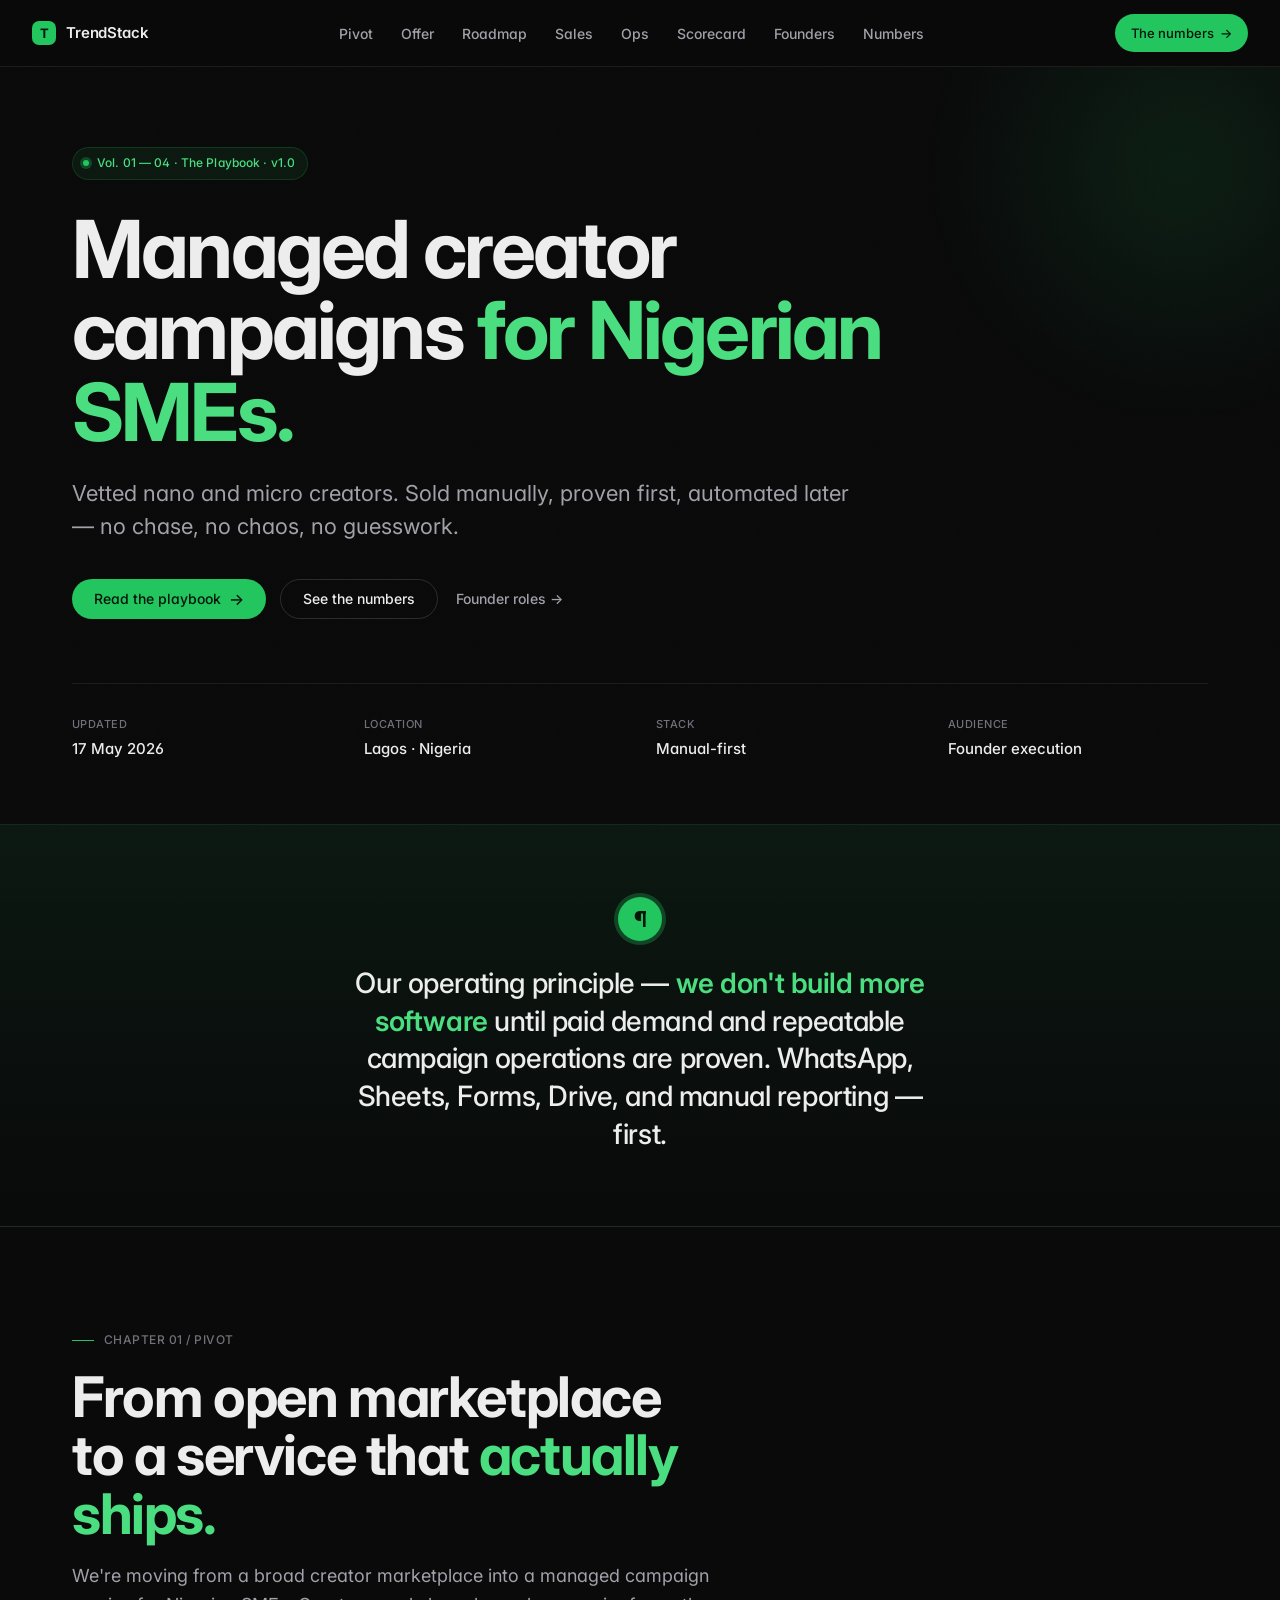
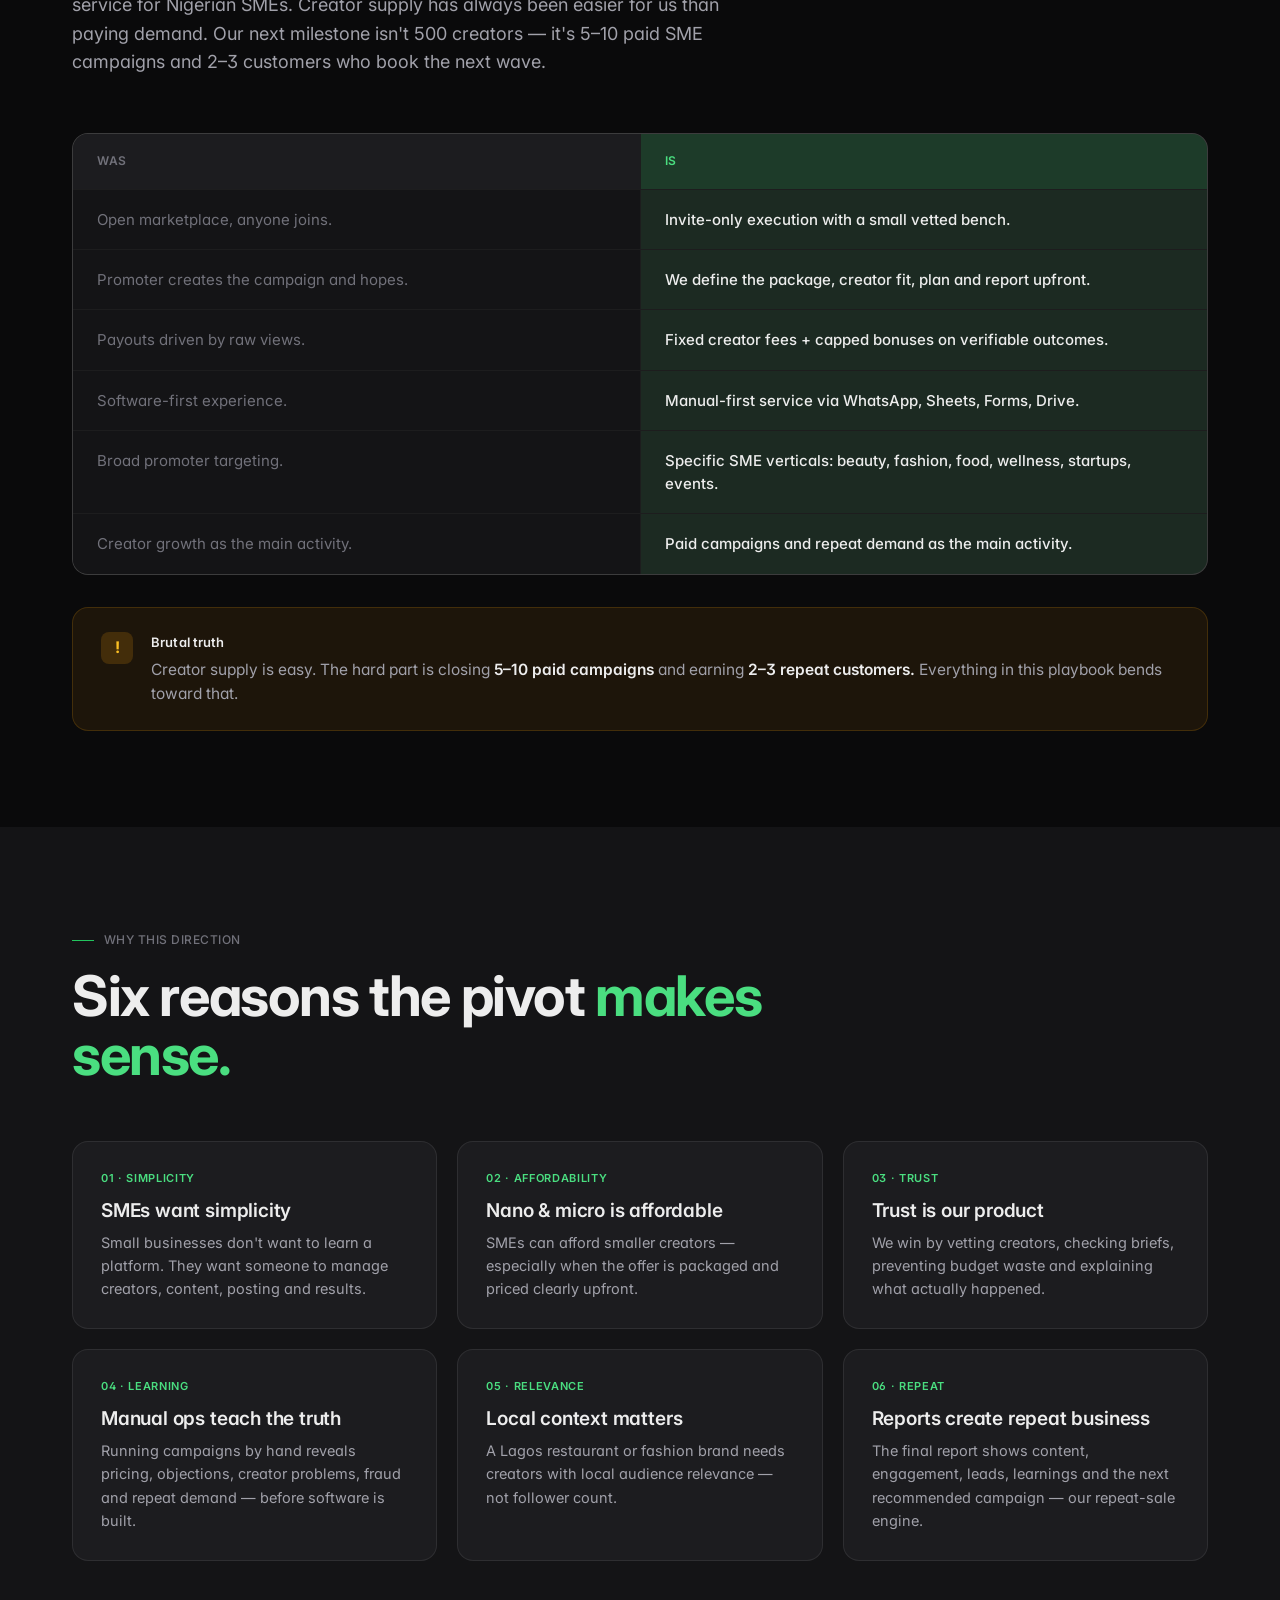
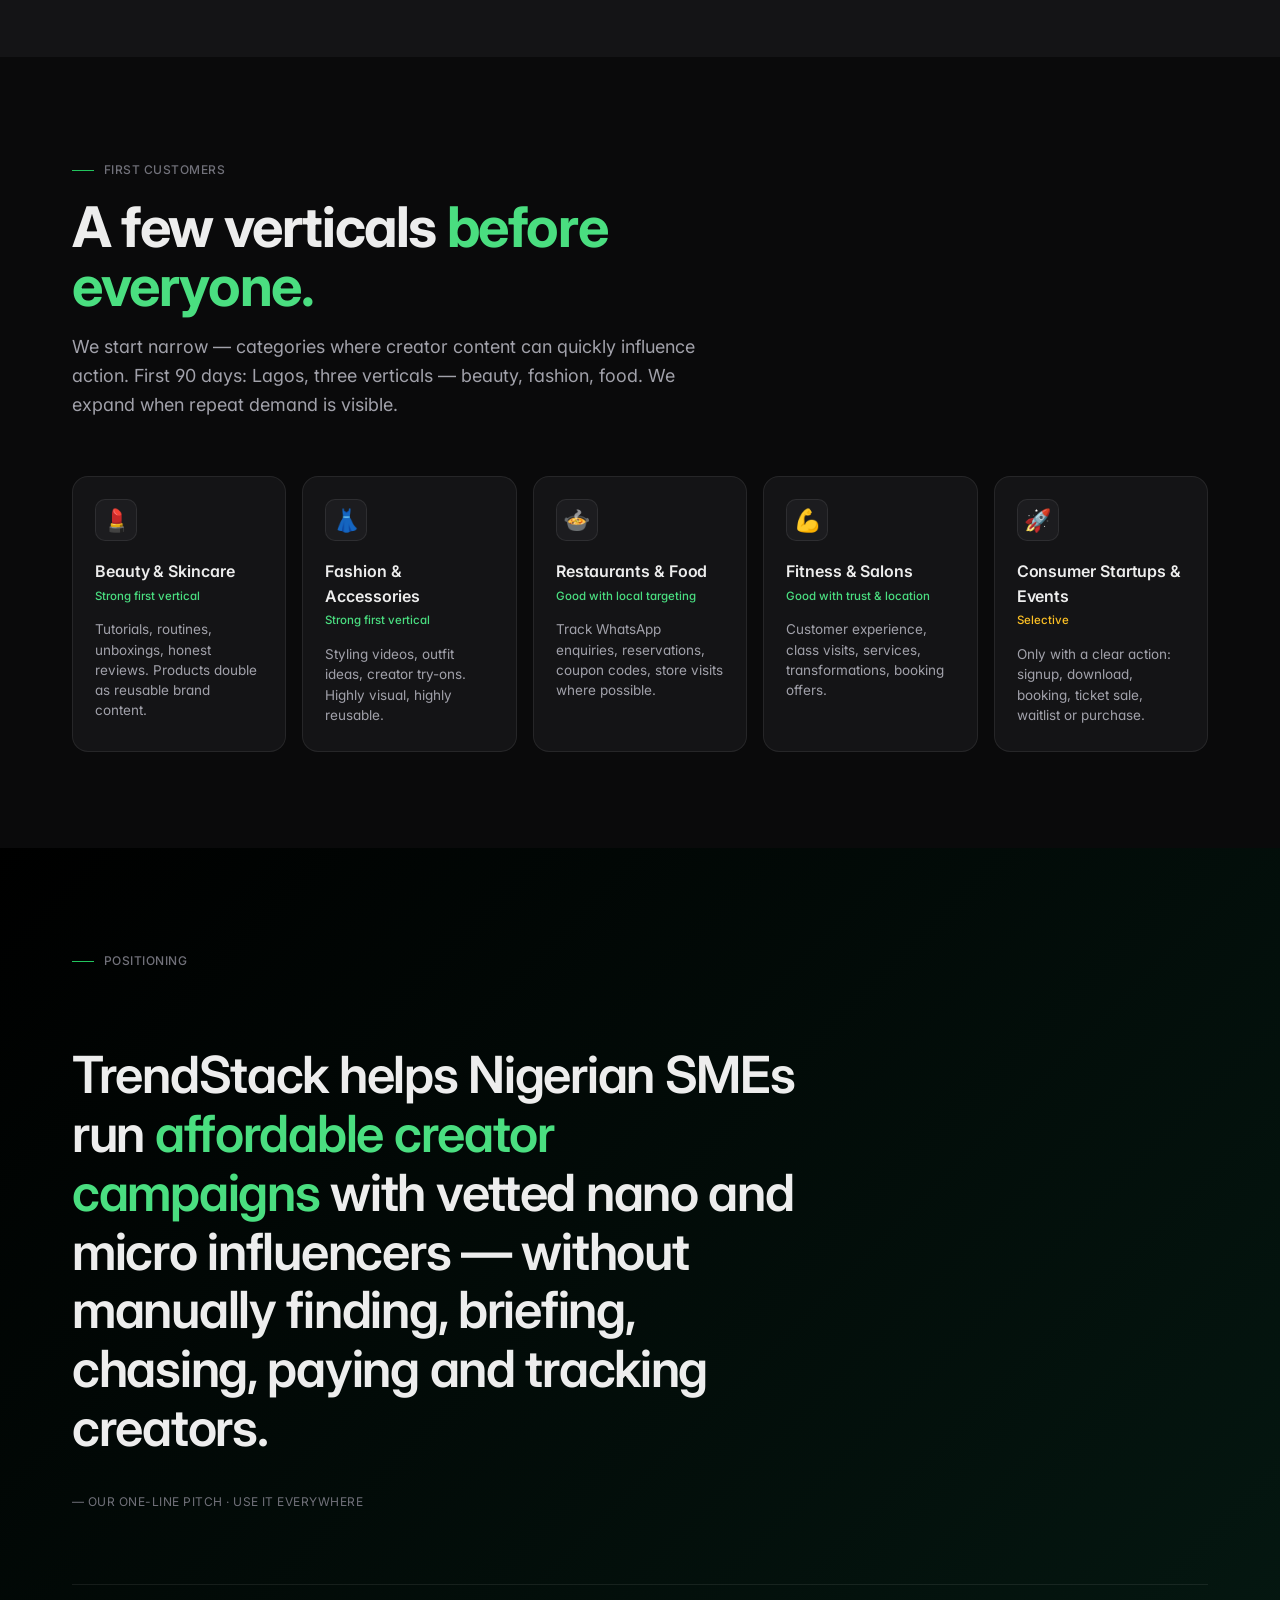
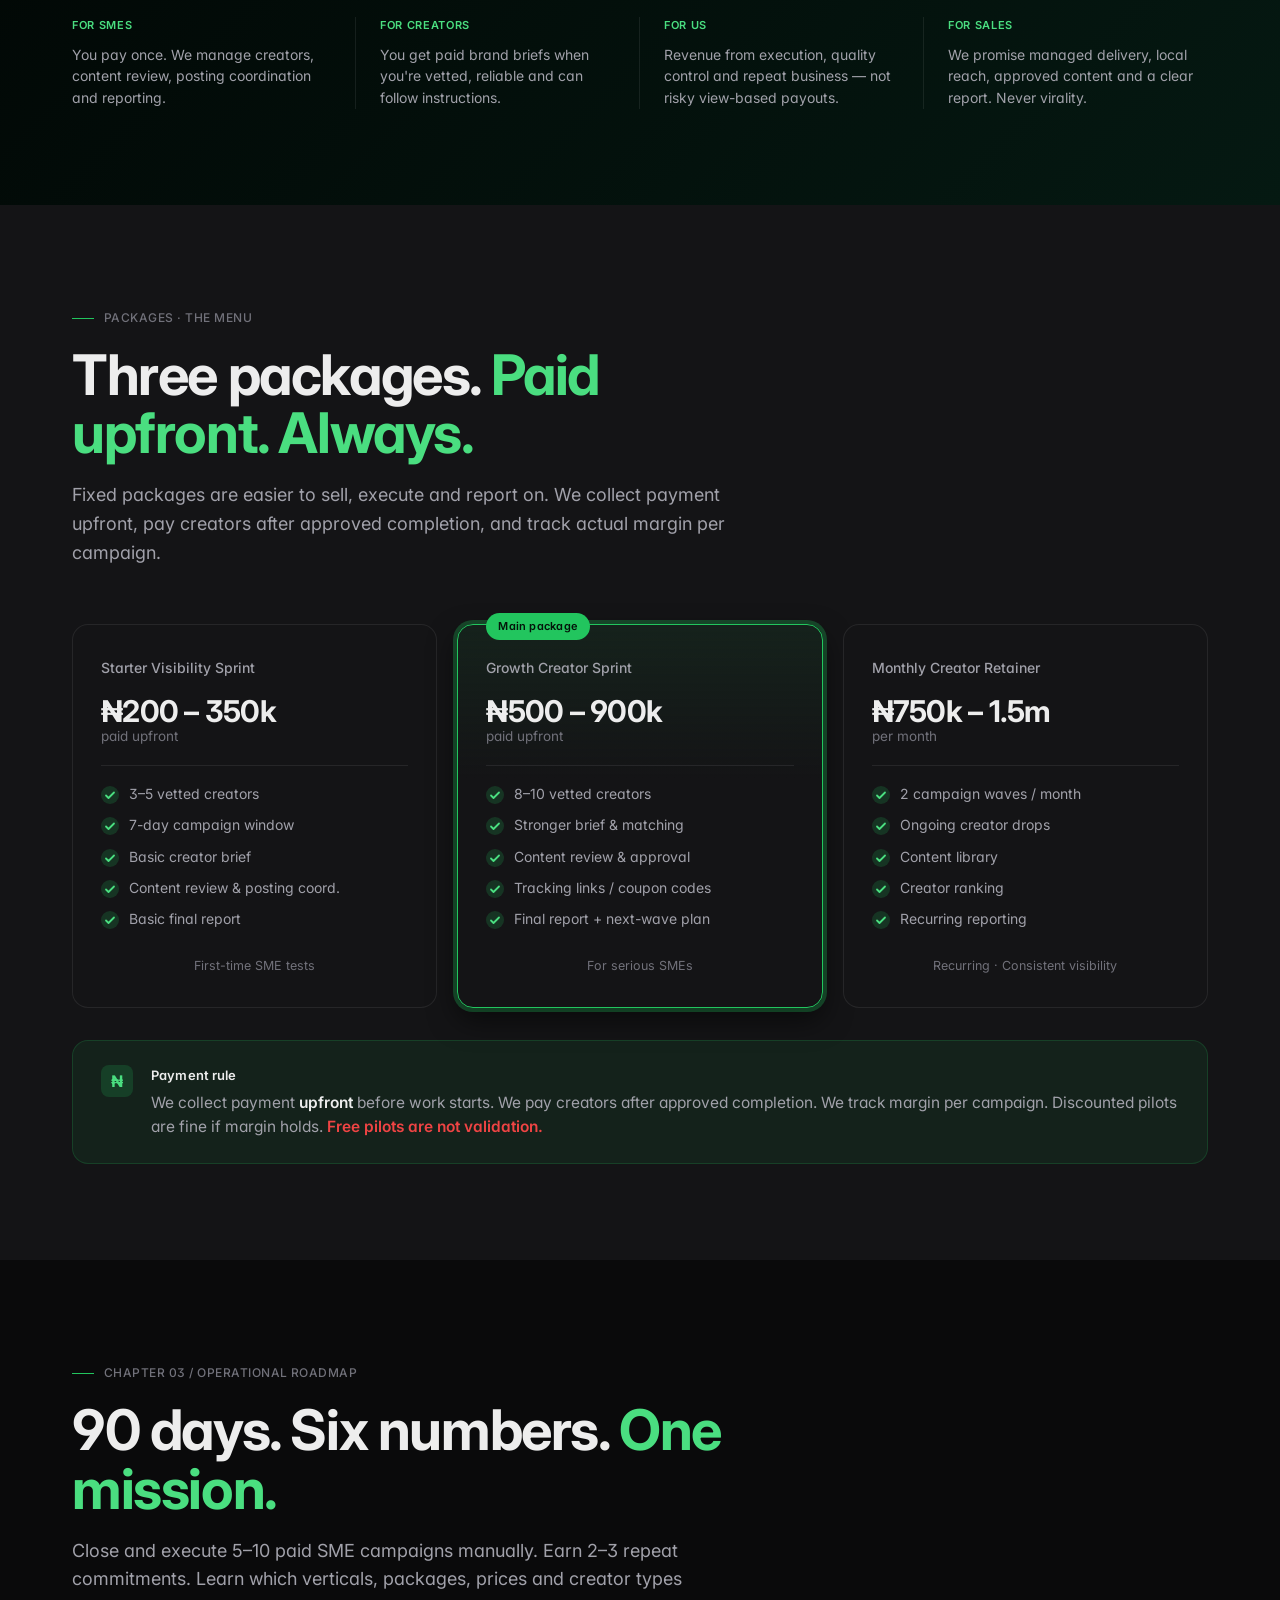
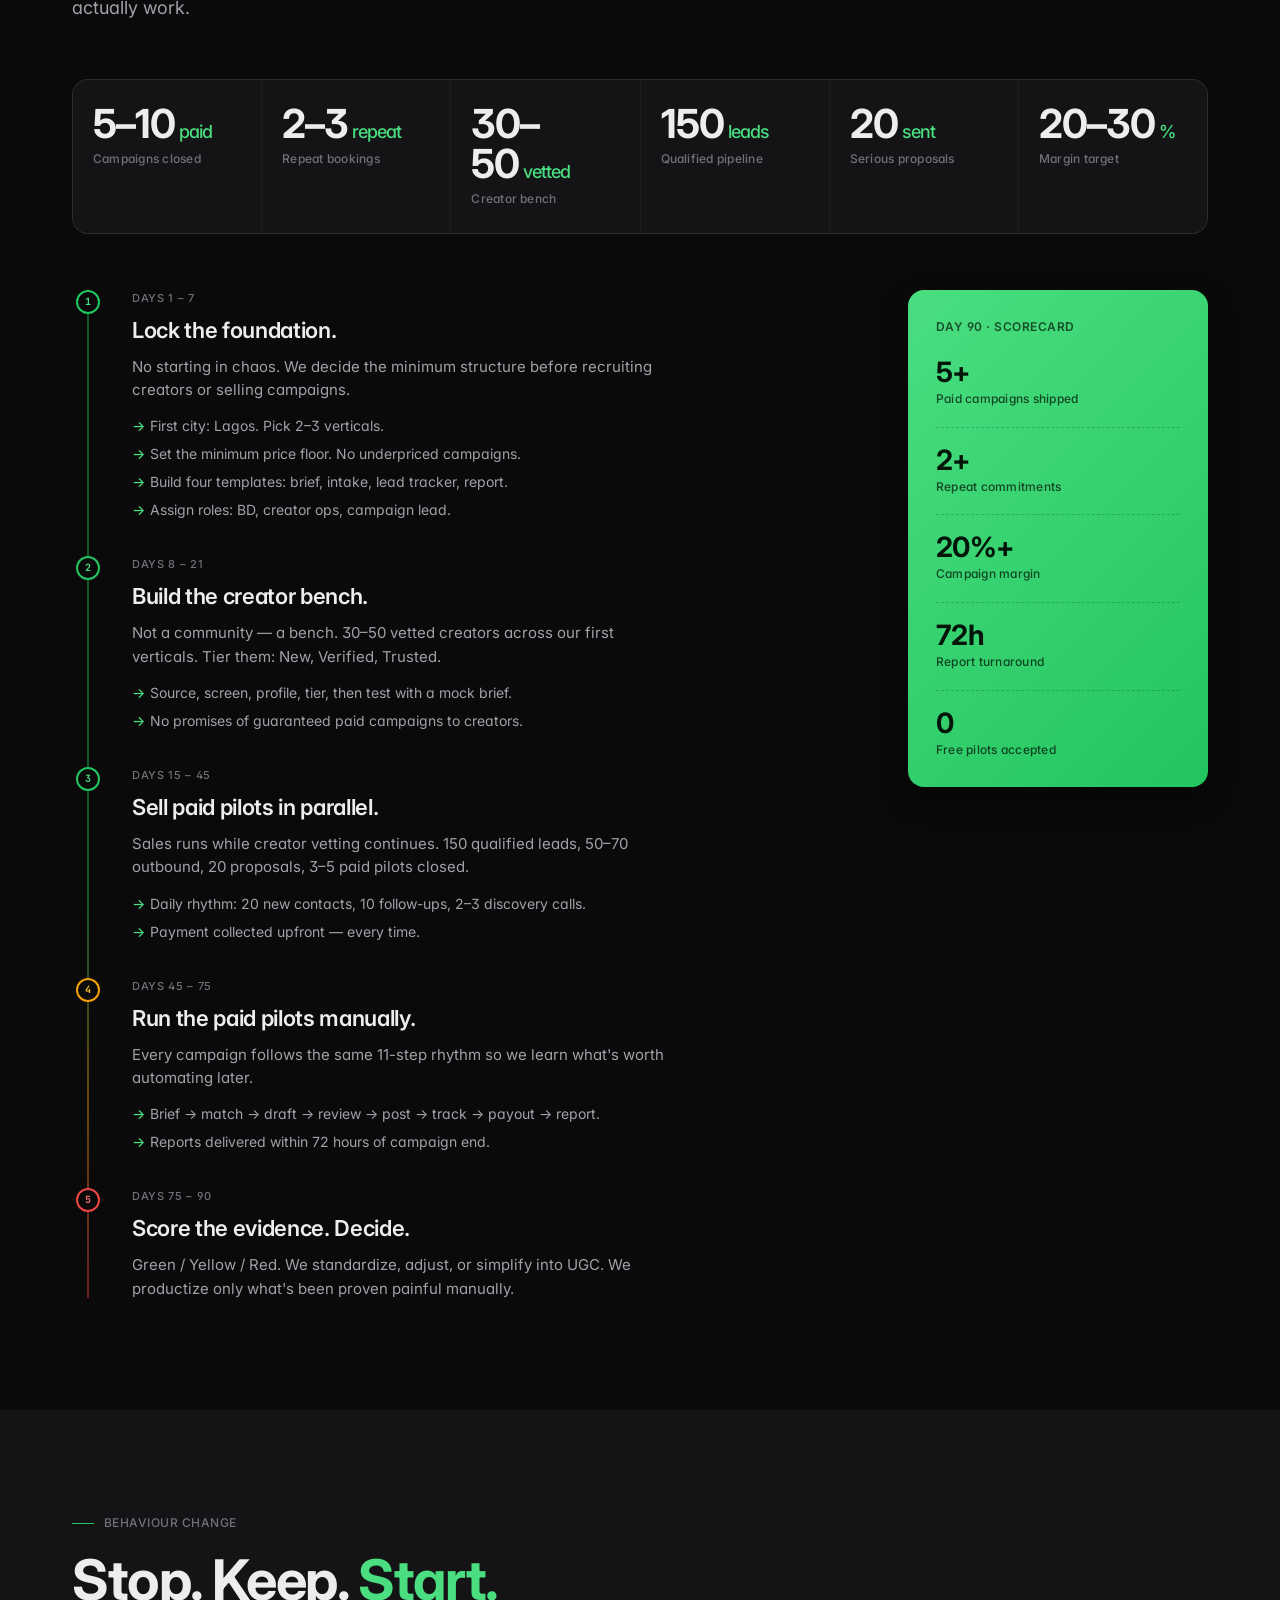
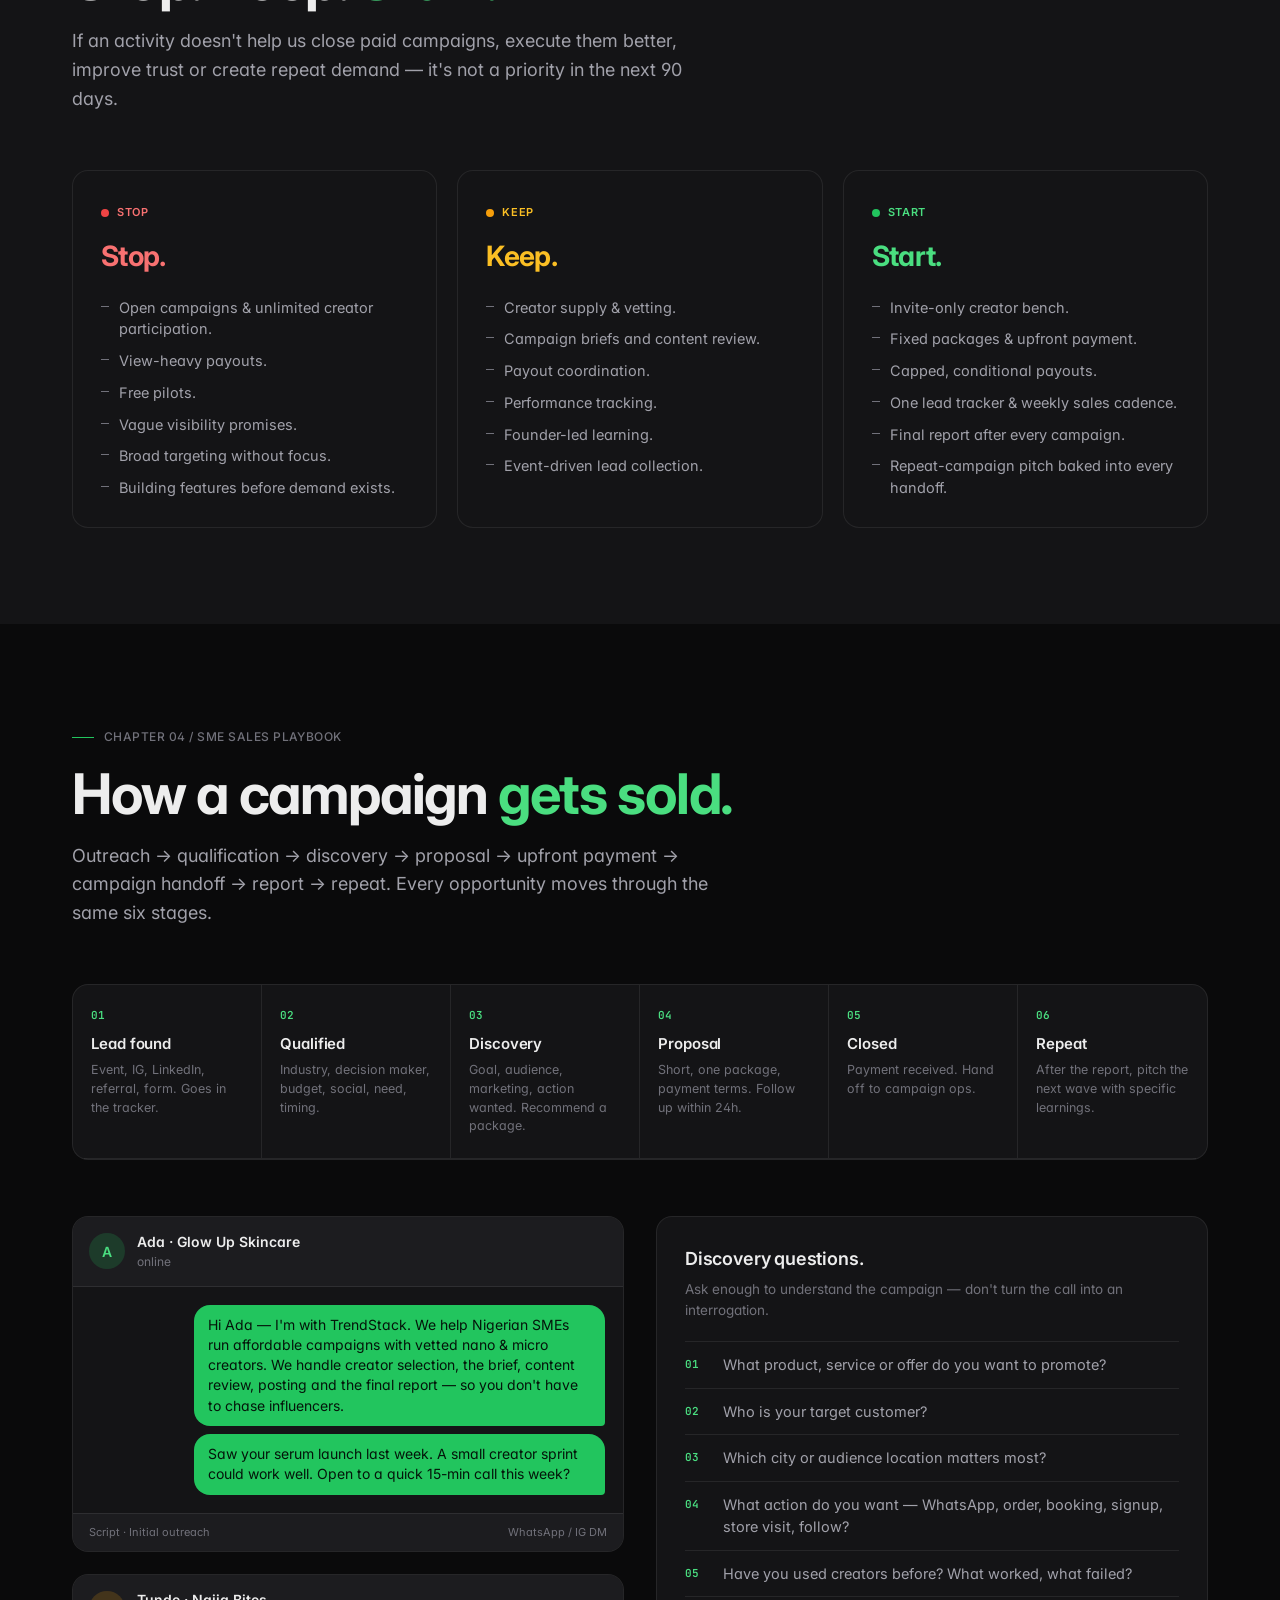
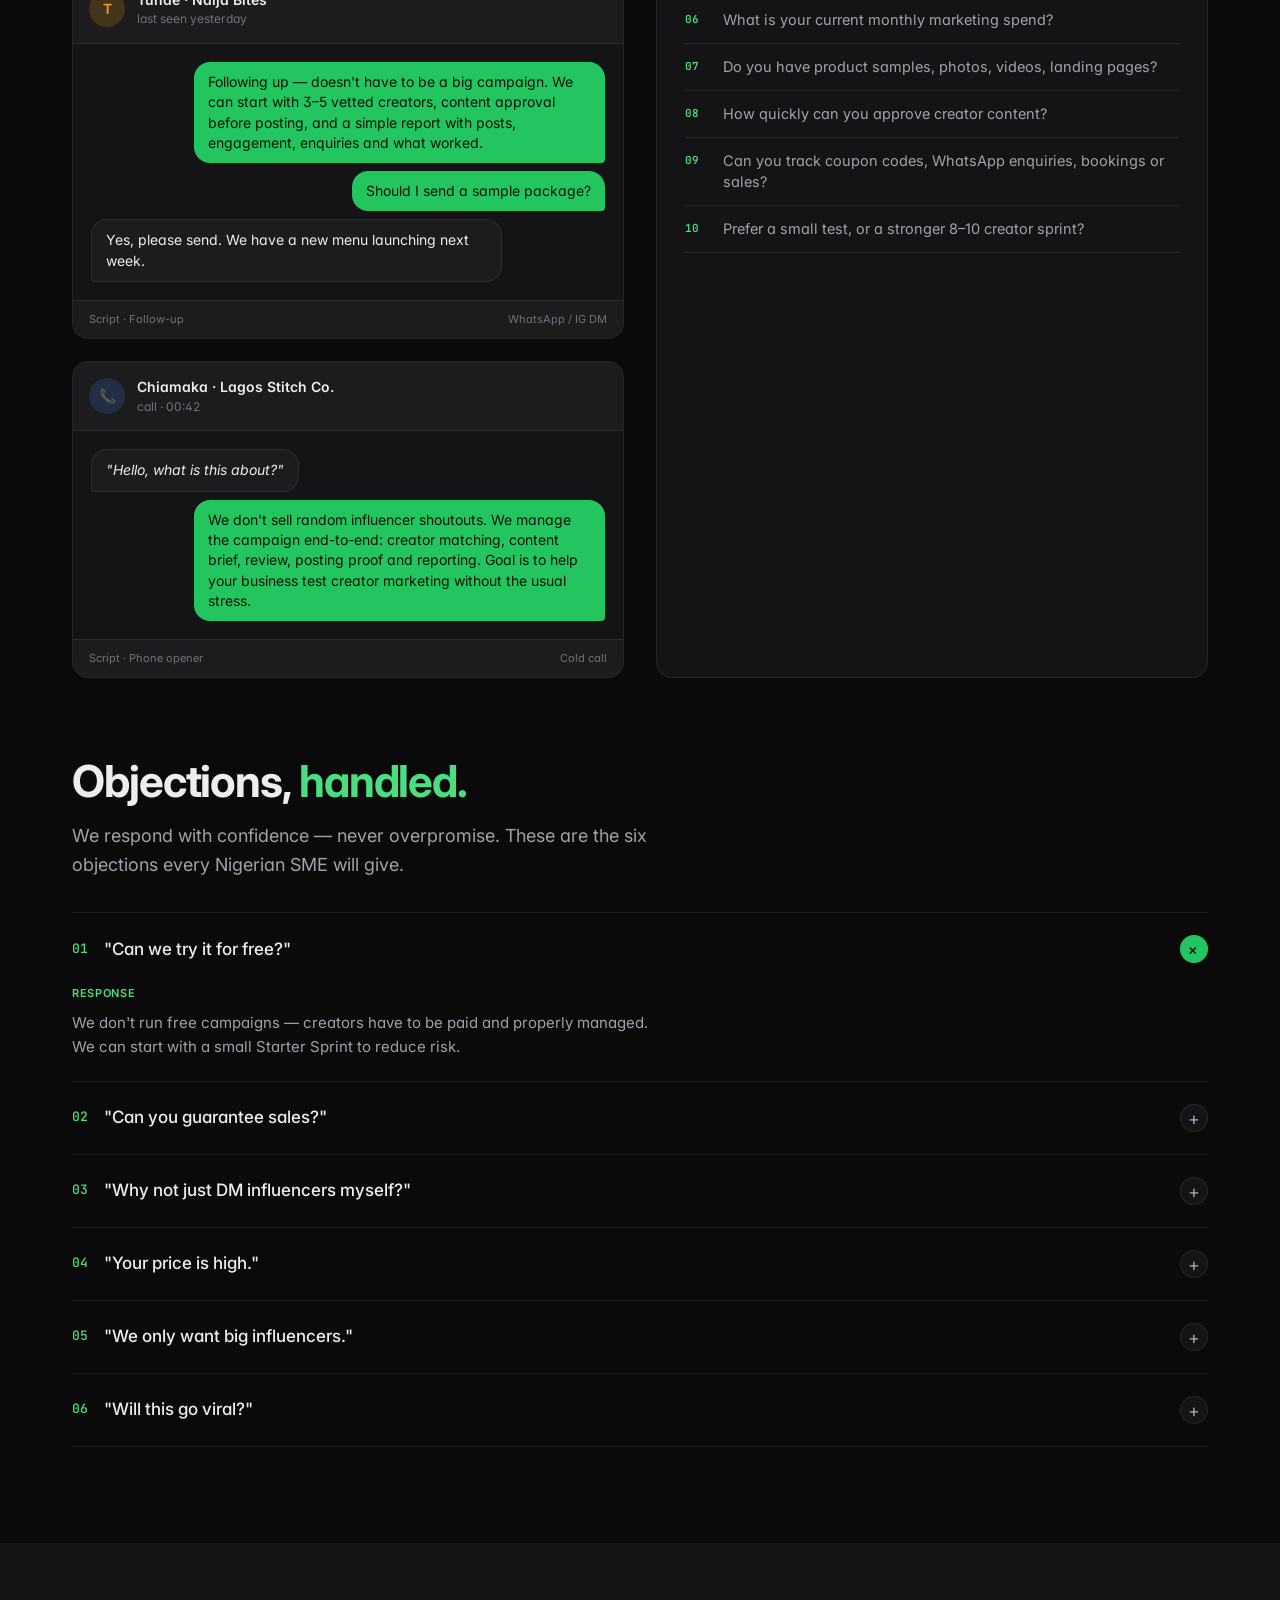
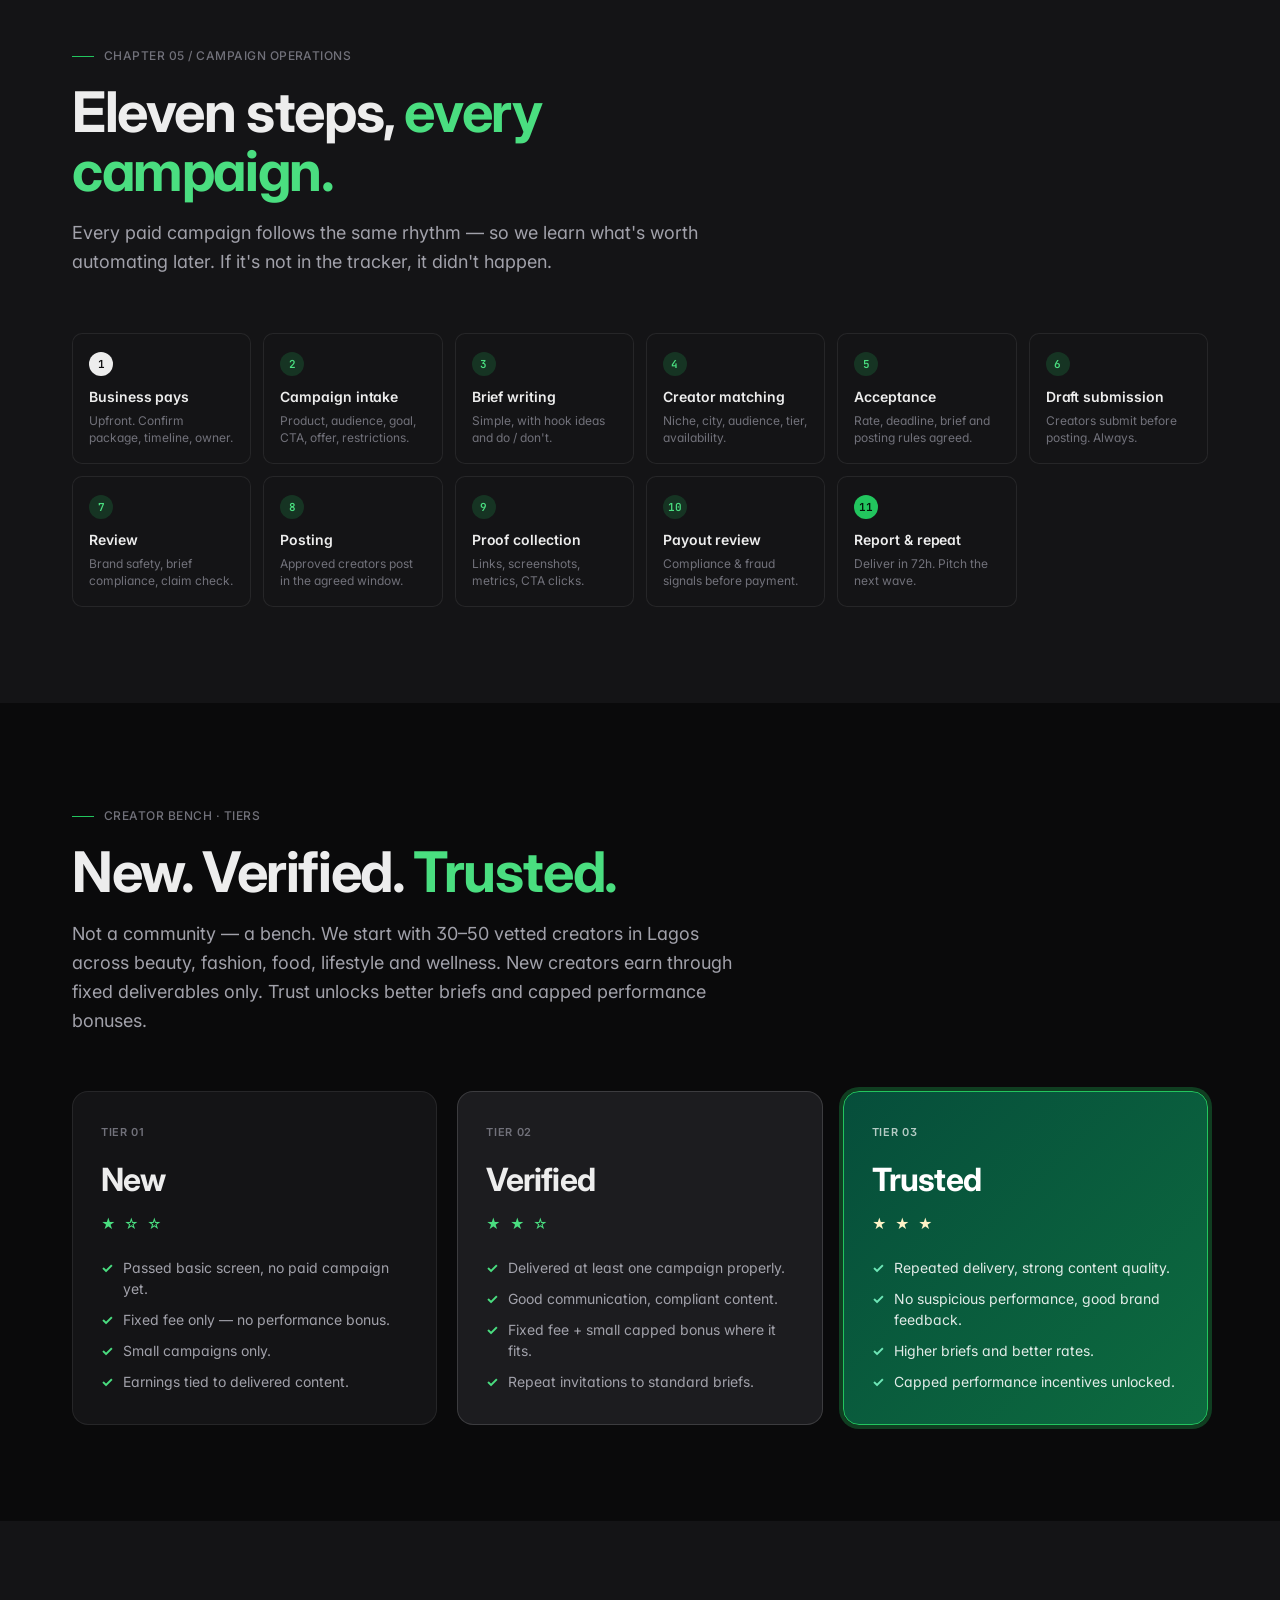
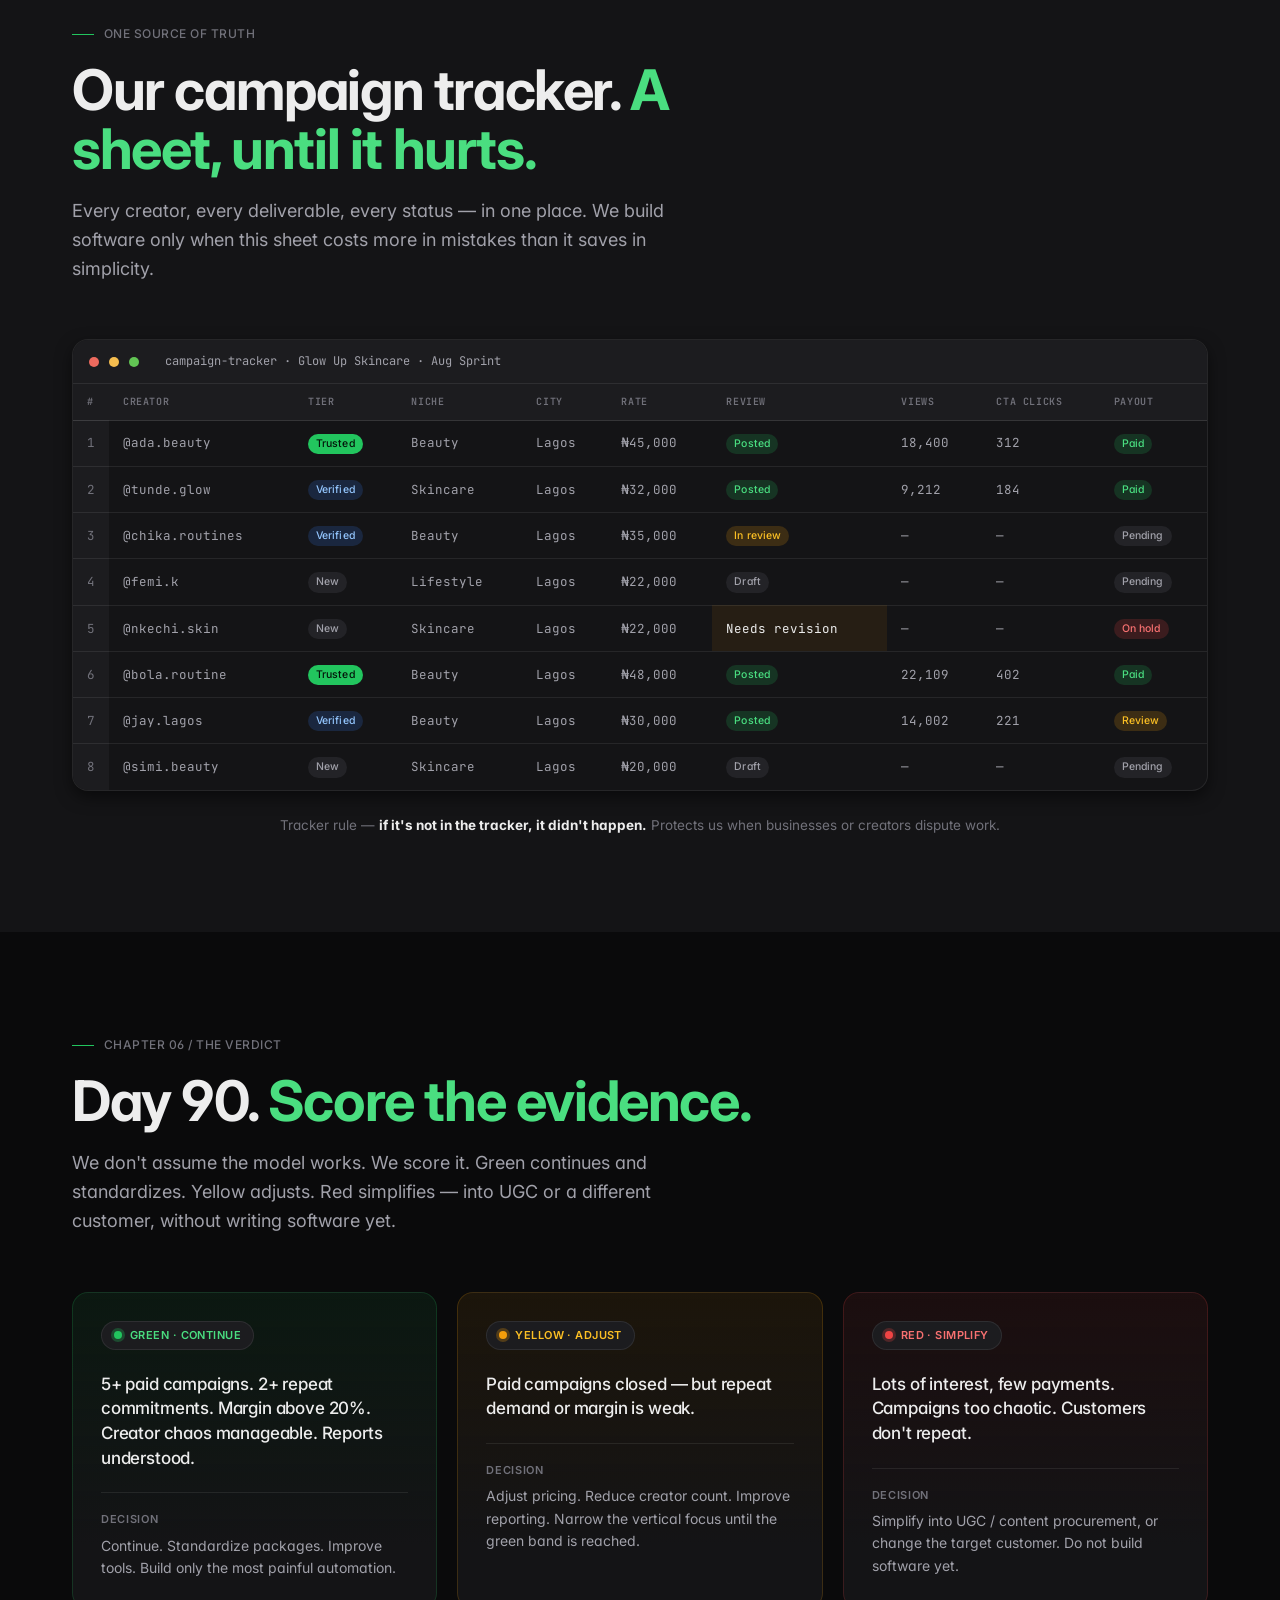
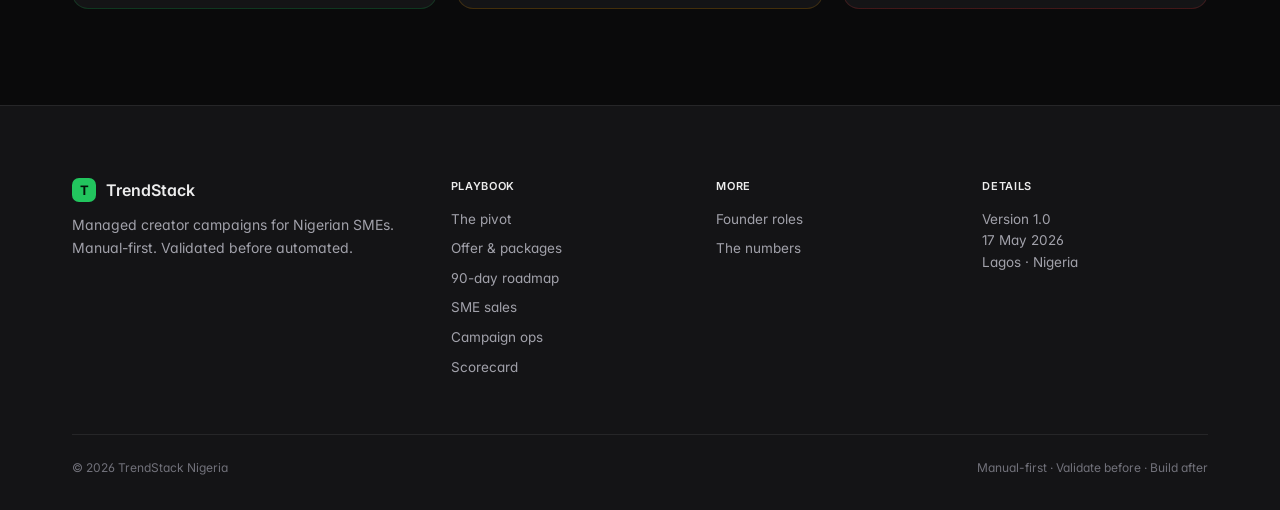
<file: trendstack-site/index.html>
<!DOCTYPE html>
<html lang="en">
<head>
<meta charset="UTF-8" />
<meta name="viewport" content="width=device-width, initial-scale=1.0" />
<title>TrendStack — The Playbook</title>
<meta name="description" content="Our managed nano/micro-influencer campaign service for Nigerian SMEs. Strategy, sales motion, campaign ops — distilled." />
<link rel="preconnect" href="https://fonts.googleapis.com" />
<link rel="preconnect" href="https://fonts.gstatic.com" crossorigin />
<link
  href="https://fonts.googleapis.com/css2?family=Inter:wght@400;500;600;700&family=JetBrains+Mono:wght@400;500;600&display=swap"
  rel="stylesheet"
/>
<link rel="stylesheet" href="styles.css" />
</head>
<body>

<!-- NAV -->
<header class="nav">
  <div class="nav-inner">
    <a href="#top" class="nav-brand">
      <span class="nav-brand-mark"></span>
      TrendStack
    </a>
    <nav>
      <ul class="nav-links">
        <li><a href="#pivot">Pivot</a></li>
        <li><a href="#offer">Offer</a></li>
        <li><a href="#roadmap">Roadmap</a></li>
        <li><a href="#sales">Sales</a></li>
        <li><a href="#ops">Ops</a></li>
        <li><a href="#scorecard">Scorecard</a></li>
        <li><a href="founders.html">Founders</a></li>
        <li><a href="economics.html">Numbers</a></li>
      </ul>
    </nav>
    <a href="economics.html" class="nav-cta">The numbers <span class="arrow">→</span></a>
  </div>
</header>

<!-- HERO -->
<section class="hero" id="top">
  <div class="container">
    <div class="hero-eyebrow">
      <span class="hero-eyebrow-dot"></span>
      Vol. 01 — 04 · The Playbook · v1.0
    </div>
    <h1 class="hero-title">
      Managed creator campaigns <em>for Nigerian SMEs.</em>
    </h1>
    <p class="hero-subtitle">
      Vetted nano and micro creators. Sold manually, proven first,
      automated later — no chase, no chaos, no guesswork.
    </p>
    <div class="hero-actions">
      <a href="#pivot" class="btn btn-primary">Read the playbook <span class="arrow">→</span></a>
      <a href="economics.html" class="btn btn-secondary">See the numbers</a>
      <a href="founders.html" class="btn btn-ghost">Founder roles →</a>
    </div>

    <div class="hero-meta">
      <div class="hero-meta-block">
        <span class="hero-meta-label">Updated</span>
        <span class="hero-meta-value">17 May 2026</span>
      </div>
      <div class="hero-meta-block">
        <span class="hero-meta-label">Location</span>
        <span class="hero-meta-value">Lagos · Nigeria</span>
      </div>
      <div class="hero-meta-block">
        <span class="hero-meta-label">Stack</span>
        <span class="hero-meta-value">Manual-first</span>
      </div>
      <div class="hero-meta-block">
        <span class="hero-meta-label">Audience</span>
        <span class="hero-meta-value">Founder execution</span>
      </div>
    </div>
  </div>
</section>

<!-- PRINCIPLE -->
<section class="principle-section">
  <div class="container">
    <div class="principle-inner">
      <div class="principle-mark">¶</div>
      <p class="principle-text">
        Our operating principle —
        <strong>we don't build more software</strong> until paid demand
        and repeatable campaign operations are proven. WhatsApp, Sheets,
        Forms, Drive, and manual reporting — first.
      </p>
    </div>
  </div>
</section>

<!-- 01 PIVOT -->
<section id="pivot">
  <div class="container">
    <div class="section-head reveal">
      <div class="section-tag">Chapter 01 / Pivot</div>
      <h2 class="section-title">From open marketplace<br />to a service that <em>actually ships.</em></h2>
      <p class="section-lede">
        We're moving from a broad creator marketplace into a managed
        campaign service for Nigerian SMEs. Creator supply has always
        been easier for us than paying demand. Our next milestone isn't
        500 creators — it's 5–10 paid SME campaigns and 2–3 customers
        who book the next wave.
      </p>
    </div>

    <div class="compare reveal">
      <div class="compare-head">Was</div>
      <div class="compare-head to">Is</div>

      <div class="compare-cell from">Open marketplace, anyone joins.</div>
      <div class="compare-cell to">Invite-only execution with a small vetted bench.</div>

      <div class="compare-cell from">Promoter creates the campaign and hopes.</div>
      <div class="compare-cell to">We define the package, creator fit, plan and report upfront.</div>

      <div class="compare-cell from">Payouts driven by raw views.</div>
      <div class="compare-cell to">Fixed creator fees + capped bonuses on verifiable outcomes.</div>

      <div class="compare-cell from">Software-first experience.</div>
      <div class="compare-cell to">Manual-first service via WhatsApp, Sheets, Forms, Drive.</div>

      <div class="compare-cell from">Broad promoter targeting.</div>
      <div class="compare-cell to">Specific SME verticals: beauty, fashion, food, wellness, startups, events.</div>

      <div class="compare-cell from">Creator growth as the main activity.</div>
      <div class="compare-cell to">Paid campaigns and repeat demand as the main activity.</div>
    </div>

    <div class="callout callout-warning reveal">
      <div class="callout-icon">!</div>
      <div class="callout-content">
        <div class="callout-title">Brutal truth</div>
        <p class="callout-text">
          Creator supply is easy. The hard part is closing
          <strong>5–10 paid campaigns</strong> and earning
          <strong>2–3 repeat customers.</strong> Everything in this
          playbook bends toward that.
        </p>
      </div>
    </div>
  </div>
</section>

<!-- WHY IT WORKS -->
<section class="tinted">
  <div class="container">
    <div class="section-head reveal">
      <div class="section-tag">Why this direction</div>
      <h2 class="section-title">Six reasons the pivot <em>makes sense.</em></h2>
    </div>
    <div class="grid grid-3 reveal">
      <div class="card">
        <div class="card-label">01 · Simplicity</div>
        <h3 class="card-title">SMEs want simplicity</h3>
        <p class="card-body">
          Small businesses don't want to learn a platform. They want
          someone to manage creators, content, posting and results.
        </p>
      </div>
      <div class="card">
        <div class="card-label">02 · Affordability</div>
        <h3 class="card-title">Nano &amp; micro is affordable</h3>
        <p class="card-body">
          SMEs can afford smaller creators — especially when the offer
          is packaged and priced clearly upfront.
        </p>
      </div>
      <div class="card">
        <div class="card-label">03 · Trust</div>
        <h3 class="card-title">Trust is our product</h3>
        <p class="card-body">
          We win by vetting creators, checking briefs, preventing budget
          waste and explaining what actually happened.
        </p>
      </div>
      <div class="card">
        <div class="card-label">04 · Learning</div>
        <h3 class="card-title">Manual ops teach the truth</h3>
        <p class="card-body">
          Running campaigns by hand reveals pricing, objections, creator
          problems, fraud and repeat demand — before software is built.
        </p>
      </div>
      <div class="card">
        <div class="card-label">05 · Relevance</div>
        <h3 class="card-title">Local context matters</h3>
        <p class="card-body">
          A Lagos restaurant or fashion brand needs creators with local
          audience relevance — not follower count.
        </p>
      </div>
      <div class="card">
        <div class="card-label">06 · Repeat</div>
        <h3 class="card-title">Reports create repeat business</h3>
        <p class="card-body">
          The final report shows content, engagement, leads, learnings
          and the next recommended campaign — our repeat-sale engine.
        </p>
      </div>
    </div>
  </div>
</section>

<!-- 02 FIRST CUSTOMERS -->
<section id="offer">
  <div class="container">
    <div class="section-head reveal">
      <div class="section-tag">First customers</div>
      <h2 class="section-title">A few verticals <em>before everyone.</em></h2>
      <p class="section-lede">
        We start narrow — categories where creator content can quickly
        influence action. First 90 days: Lagos, three verticals — beauty,
        fashion, food. We expand when repeat demand is visible.
      </p>
    </div>

    <div class="verticals reveal">
      <div class="vertical">
        <div class="vertical-icon">💄</div>
        <h3 class="vertical-name">Beauty &amp; Skincare</h3>
        <div class="vertical-priority">Strong first vertical</div>
        <p class="vertical-desc">Tutorials, routines, unboxings, honest reviews. Products double as reusable brand content.</p>
      </div>
      <div class="vertical">
        <div class="vertical-icon">👗</div>
        <h3 class="vertical-name">Fashion &amp; Accessories</h3>
        <div class="vertical-priority">Strong first vertical</div>
        <p class="vertical-desc">Styling videos, outfit ideas, creator try-ons. Highly visual, highly reusable.</p>
      </div>
      <div class="vertical">
        <div class="vertical-icon">🍲</div>
        <h3 class="vertical-name">Restaurants &amp; Food</h3>
        <div class="vertical-priority">Good with local targeting</div>
        <p class="vertical-desc">Track WhatsApp enquiries, reservations, coupon codes, store visits where possible.</p>
      </div>
      <div class="vertical">
        <div class="vertical-icon">💪</div>
        <h3 class="vertical-name">Fitness &amp; Salons</h3>
        <div class="vertical-priority">Good with trust &amp; location</div>
        <p class="vertical-desc">Customer experience, class visits, services, transformations, booking offers.</p>
      </div>
      <div class="vertical">
        <div class="vertical-icon">🚀</div>
        <h3 class="vertical-name">Consumer Startups &amp; Events</h3>
        <div class="vertical-priority selective">Selective</div>
        <p class="vertical-desc">Only with a clear action: signup, download, booking, ticket sale, waitlist or purchase.</p>
      </div>
    </div>
  </div>
</section>

<!-- POSITIONING -->
<section class="dark">
  <div class="container">
    <div class="section-head reveal">
      <div class="section-tag">Positioning</div>
    </div>
    <div class="quote-block reveal">
      <p class="quote">
        TrendStack helps Nigerian SMEs run <em>affordable creator
        campaigns</em> with vetted nano and micro influencers — without
        manually finding, briefing, chasing, paying and tracking creators.
      </p>
      <p class="quote-attribution">— Our one-line pitch · Use it everywhere</p>
    </div>

    <div class="audience reveal">
      <div class="audience-cell">
        <div class="audience-who">For SMEs</div>
        <p class="audience-promise">You pay once. We manage creators, content review, posting coordination and reporting.</p>
      </div>
      <div class="audience-cell">
        <div class="audience-who">For creators</div>
        <p class="audience-promise">You get paid brand briefs when you're vetted, reliable and can follow instructions.</p>
      </div>
      <div class="audience-cell">
        <div class="audience-who">For us</div>
        <p class="audience-promise">Revenue from execution, quality control and repeat business — not risky view-based payouts.</p>
      </div>
      <div class="audience-cell">
        <div class="audience-who">For sales</div>
        <p class="audience-promise">We promise managed delivery, local reach, approved content and a clear report. Never virality.</p>
      </div>
    </div>
  </div>
</section>

<!-- PACKAGES -->
<section class="tinted">
  <div class="container">
    <div class="section-head reveal">
      <div class="section-tag">Packages · The Menu</div>
      <h2 class="section-title">Three packages. <em>Paid upfront. Always.</em></h2>
      <p class="section-lede">
        Fixed packages are easier to sell, execute and report on. We
        collect payment upfront, pay creators after approved completion,
        and track actual margin per campaign.
      </p>
    </div>

    <div class="pricing reveal">
      <div class="price-card">
        <div class="price-name">Starter Visibility Sprint</div>
        <div>
          <div class="price-amount">₦200 – 350k</div>
          <div class="price-period">paid upfront</div>
        </div>
        <ul class="price-features">
          <li>3–5 vetted creators</li>
          <li>7-day campaign window</li>
          <li>Basic creator brief</li>
          <li>Content review &amp; posting coord.</li>
          <li>Basic final report</li>
        </ul>
        <div class="price-footnote">First-time SME tests</div>
      </div>

      <div class="price-card featured">
        <span class="price-badge">Main package</span>
        <div class="price-name">Growth Creator Sprint</div>
        <div>
          <div class="price-amount">₦500 – 900k</div>
          <div class="price-period">paid upfront</div>
        </div>
        <ul class="price-features">
          <li>8–10 vetted creators</li>
          <li>Stronger brief &amp; matching</li>
          <li>Content review &amp; approval</li>
          <li>Tracking links / coupon codes</li>
          <li>Final report + next-wave plan</li>
        </ul>
        <div class="price-footnote">For serious SMEs</div>
      </div>

      <div class="price-card">
        <div class="price-name">Monthly Creator Retainer</div>
        <div>
          <div class="price-amount">₦750k – 1.5m</div>
          <div class="price-period">per month</div>
        </div>
        <ul class="price-features">
          <li>2 campaign waves / month</li>
          <li>Ongoing creator drops</li>
          <li>Content library</li>
          <li>Creator ranking</li>
          <li>Recurring reporting</li>
        </ul>
        <div class="price-footnote">Recurring · Consistent visibility</div>
      </div>
    </div>

    <div class="callout callout-info reveal">
      <div class="callout-icon">₦</div>
      <div class="callout-content">
        <div class="callout-title">Payment rule</div>
        <p class="callout-text">
          We collect payment <strong>upfront</strong> before work starts.
          We pay creators after approved completion. We track margin per
          campaign. Discounted pilots are fine if margin holds.
          <strong style="color:var(--danger)">Free pilots are not validation.</strong>
        </p>
      </div>
    </div>
  </div>
</section>

<!-- 03 ROADMAP -->
<section id="roadmap">
  <div class="container">
    <div class="section-head reveal">
      <div class="section-tag">Chapter 03 / Operational Roadmap</div>
      <h2 class="section-title">90 days. Six numbers. <em>One mission.</em></h2>
      <p class="section-lede">
        Close and execute 5–10 paid SME campaigns manually. Earn 2–3
        repeat commitments. Learn which verticals, packages, prices and
        creator types actually work.
      </p>
    </div>

    <div class="stats reveal" style="margin-bottom: 56px;">
      <div class="stat">
        <div class="stat-value">5–10<span class="unit">paid</span></div>
        <div class="stat-label">Campaigns closed</div>
      </div>
      <div class="stat">
        <div class="stat-value">2–3<span class="unit">repeat</span></div>
        <div class="stat-label">Repeat bookings</div>
      </div>
      <div class="stat">
        <div class="stat-value">30–50<span class="unit">vetted</span></div>
        <div class="stat-label">Creator bench</div>
      </div>
      <div class="stat">
        <div class="stat-value">150<span class="unit">leads</span></div>
        <div class="stat-label">Qualified pipeline</div>
      </div>
      <div class="stat">
        <div class="stat-value">20<span class="unit">sent</span></div>
        <div class="stat-label">Serious proposals</div>
      </div>
      <div class="stat">
        <div class="stat-value">20–30<span class="unit">%</span></div>
        <div class="stat-label">Margin target</div>
      </div>
    </div>

    <div class="with-aside reveal">
      <div class="timeline">
        <div class="timeline-item">
          <div class="timeline-dot">1</div>
          <div class="timeline-label">Days 1 – 7</div>
          <h3 class="timeline-title">Lock the foundation.</h3>
          <p class="timeline-desc">
            No starting in chaos. We decide the minimum structure before
            recruiting creators or selling campaigns.
          </p>
          <ul class="timeline-bullets">
            <li>First city: Lagos. Pick 2–3 verticals.</li>
            <li>Set the minimum price floor. No underpriced campaigns.</li>
            <li>Build four templates: brief, intake, lead tracker, report.</li>
            <li>Assign roles: BD, creator ops, campaign lead.</li>
          </ul>
        </div>
        <div class="timeline-item">
          <div class="timeline-dot">2</div>
          <div class="timeline-label">Days 8 – 21</div>
          <h3 class="timeline-title">Build the creator bench.</h3>
          <p class="timeline-desc">
            Not a community — a bench. 30–50 vetted creators across our
            first verticals. Tier them: New, Verified, Trusted.
          </p>
          <ul class="timeline-bullets">
            <li>Source, screen, profile, tier, then test with a mock brief.</li>
            <li>No promises of guaranteed paid campaigns to creators.</li>
          </ul>
        </div>
        <div class="timeline-item">
          <div class="timeline-dot">3</div>
          <div class="timeline-label">Days 15 – 45</div>
          <h3 class="timeline-title">Sell paid pilots in parallel.</h3>
          <p class="timeline-desc">
            Sales runs while creator vetting continues. 150 qualified
            leads, 50–70 outbound, 20 proposals, 3–5 paid pilots closed.
          </p>
          <ul class="timeline-bullets">
            <li>Daily rhythm: 20 new contacts, 10 follow-ups, 2–3 discovery calls.</li>
            <li>Payment collected upfront — every time.</li>
          </ul>
        </div>
        <div class="timeline-item">
          <div class="timeline-dot">4</div>
          <div class="timeline-label">Days 45 – 75</div>
          <h3 class="timeline-title">Run the paid pilots manually.</h3>
          <p class="timeline-desc">
            Every campaign follows the same 11-step rhythm so we learn
            what's worth automating later.
          </p>
          <ul class="timeline-bullets">
            <li>Brief → match → draft → review → post → track → payout → report.</li>
            <li>Reports delivered within 72 hours of campaign end.</li>
          </ul>
        </div>
        <div class="timeline-item">
          <div class="timeline-dot">5</div>
          <div class="timeline-label">Days 75 – 90</div>
          <h3 class="timeline-title">Score the evidence. Decide.</h3>
          <p class="timeline-desc">
            Green / Yellow / Red. We standardize, adjust, or simplify
            into UGC. We productize only what's been proven painful manually.
          </p>
        </div>
      </div>

      <aside class="targets">
        <div class="targets-label">Day 90 · Scorecard</div>
        <ul class="targets-list">
          <li class="target"><div class="target-value">5+</div><div class="target-name">Paid campaigns shipped</div></li>
          <li class="target"><div class="target-value">2+</div><div class="target-name">Repeat commitments</div></li>
          <li class="target"><div class="target-value">20%+</div><div class="target-name">Campaign margin</div></li>
          <li class="target"><div class="target-value">72h</div><div class="target-name">Report turnaround</div></li>
          <li class="target"><div class="target-value">0</div><div class="target-name">Free pilots accepted</div></li>
        </ul>
      </aside>
    </div>
  </div>
</section>

<!-- STOP / KEEP / START -->
<section class="tinted">
  <div class="container">
    <div class="section-head reveal">
      <div class="section-tag">Behaviour change</div>
      <h2 class="section-title">Stop. Keep. <em>Start.</em></h2>
      <p class="section-lede">
        If an activity doesn't help us close paid campaigns, execute
        them better, improve trust or create repeat demand — it's not a
        priority in the next 90 days.
      </p>
    </div>

    <div class="sks reveal">
      <div class="sks-card sks-stop">
        <div class="sks-tag">Stop</div>
        <h3 class="sks-title">Stop.</h3>
        <ul class="sks-list">
          <li>Open campaigns &amp; unlimited creator participation.</li>
          <li>View-heavy payouts.</li>
          <li>Free pilots.</li>
          <li>Vague visibility promises.</li>
          <li>Broad targeting without focus.</li>
          <li>Building features before demand exists.</li>
        </ul>
      </div>
      <div class="sks-card sks-keep">
        <div class="sks-tag">Keep</div>
        <h3 class="sks-title">Keep.</h3>
        <ul class="sks-list">
          <li>Creator supply &amp; vetting.</li>
          <li>Campaign briefs and content review.</li>
          <li>Payout coordination.</li>
          <li>Performance tracking.</li>
          <li>Founder-led learning.</li>
          <li>Event-driven lead collection.</li>
        </ul>
      </div>
      <div class="sks-card sks-start">
        <div class="sks-tag">Start</div>
        <h3 class="sks-title">Start.</h3>
        <ul class="sks-list">
          <li>Invite-only creator bench.</li>
          <li>Fixed packages &amp; upfront payment.</li>
          <li>Capped, conditional payouts.</li>
          <li>One lead tracker &amp; weekly sales cadence.</li>
          <li>Final report after every campaign.</li>
          <li>Repeat-campaign pitch baked into every handoff.</li>
        </ul>
      </div>
    </div>
  </div>
</section>

<!-- 04 SALES -->
<section id="sales">
  <div class="container">
    <div class="section-head reveal">
      <div class="section-tag">Chapter 04 / SME Sales Playbook</div>
      <h2 class="section-title">How a campaign <em>gets sold.</em></h2>
      <p class="section-lede">
        Outreach → qualification → discovery → proposal → upfront payment
        → campaign handoff → report → repeat. Every opportunity moves
        through the same six stages.
      </p>
    </div>

    <div class="stages reveal" style="margin-bottom: 56px;">
      <div class="stage">
        <div class="stage-num">01</div>
        <div class="stage-name">Lead found</div>
        <div class="stage-desc">Event, IG, LinkedIn, referral, form. Goes in the tracker.</div>
      </div>
      <div class="stage">
        <div class="stage-num">02</div>
        <div class="stage-name">Qualified</div>
        <div class="stage-desc">Industry, decision maker, budget, social, need, timing.</div>
      </div>
      <div class="stage">
        <div class="stage-num">03</div>
        <div class="stage-name">Discovery</div>
        <div class="stage-desc">Goal, audience, marketing, action wanted. Recommend a package.</div>
      </div>
      <div class="stage">
        <div class="stage-num">04</div>
        <div class="stage-name">Proposal</div>
        <div class="stage-desc">Short, one package, payment terms. Follow up within 24h.</div>
      </div>
      <div class="stage">
        <div class="stage-num">05</div>
        <div class="stage-name">Closed</div>
        <div class="stage-desc">Payment received. Hand off to campaign ops.</div>
      </div>
      <div class="stage">
        <div class="stage-num">06</div>
        <div class="stage-name">Repeat</div>
        <div class="stage-desc">After the report, pitch the next wave with specific learnings.</div>
      </div>
    </div>

    <div class="split reveal">
      <div class="chats">
        <div class="chat">
          <div class="chat-header">
            <div class="chat-avatar">A</div>
            <div class="chat-info">
              <div class="chat-name">Ada · Glow Up Skincare</div>
              <div class="chat-meta">online</div>
            </div>
          </div>
          <div class="chat-body">
            <div class="chat-bubble out">
              Hi Ada — I'm with TrendStack. We help Nigerian SMEs run
              affordable campaigns with vetted nano &amp; micro creators.
              We handle creator selection, the brief, content review,
              posting and the final report — so you don't have to chase
              influencers.
            </div>
            <div class="chat-bubble out">
              Saw your serum launch last week. A small creator sprint
              could work well. Open to a quick 15-min call this week?
            </div>
          </div>
          <div class="chat-footer">
            <span>Script · Initial outreach</span>
            <span>WhatsApp / IG DM</span>
          </div>
        </div>

        <div class="chat">
          <div class="chat-header">
            <div class="chat-avatar" style="background:var(--warning-soft);color:var(--warning);">T</div>
            <div class="chat-info">
              <div class="chat-name">Tunde · Naija Bites</div>
              <div class="chat-meta">last seen yesterday</div>
            </div>
          </div>
          <div class="chat-body">
            <div class="chat-bubble out">
              Following up — doesn't have to be a big campaign. We can
              start with 3–5 vetted creators, content approval before
              posting, and a simple report with posts, engagement,
              enquiries and what worked.
            </div>
            <div class="chat-bubble out">Should I send a sample package?</div>
            <div class="chat-bubble in">Yes, please send. We have a new menu launching next week.</div>
          </div>
          <div class="chat-footer">
            <span>Script · Follow-up</span>
            <span>WhatsApp / IG DM</span>
          </div>
        </div>

        <div class="chat">
          <div class="chat-header">
            <div class="chat-avatar" style="background:var(--info-soft);color:var(--info);">📞</div>
            <div class="chat-info">
              <div class="chat-name">Chiamaka · Lagos Stitch Co.</div>
              <div class="chat-meta">call · 00:42</div>
            </div>
          </div>
          <div class="chat-body">
            <div class="chat-bubble in"><em>"Hello, what is this about?"</em></div>
            <div class="chat-bubble out">
              We don't sell random influencer shoutouts. We manage the
              campaign end-to-end: creator matching, content brief, review,
              posting proof and reporting. Goal is to help your business
              test creator marketing without the usual stress.
            </div>
          </div>
          <div class="chat-footer">
            <span>Script · Phone opener</span>
            <span>Cold call</span>
          </div>
        </div>
      </div>

      <div class="checklist">
        <h3 class="checklist-title">Discovery questions.</h3>
        <p class="checklist-sub">Ask enough to understand the campaign — don't turn the call into an interrogation.</p>
        <ol class="checklist-list">
          <li>What product, service or offer do you want to promote?</li>
          <li>Who is your target customer?</li>
          <li>Which city or audience location matters most?</li>
          <li>What action do you want — WhatsApp, order, booking, signup, store visit, follow?</li>
          <li>Have you used creators before? What worked, what failed?</li>
          <li>What is your current monthly marketing spend?</li>
          <li>Do you have product samples, photos, videos, landing pages?</li>
          <li>How quickly can you approve creator content?</li>
          <li>Can you track coupon codes, WhatsApp enquiries, bookings or sales?</li>
          <li>Prefer a small test, or a stronger 8–10 creator sprint?</li>
        </ol>
      </div>
    </div>

    <div class="section-head reveal" style="margin-top: 80px; margin-bottom: 32px;">
      <h3 class="section-title" style="font-size: clamp(28px, 4vw, 44px);">Objections, <em>handled.</em></h3>
      <p class="section-lede">
        We respond with confidence — never overpromise. These are the
        six objections every Nigerian SME will give.
      </p>
    </div>

    <div class="faq reveal">
      <details class="faq-item" open>
        <summary class="faq-summary">
          <span class="faq-q"><span class="faq-num">01</span><span>"Can we try it for free?"</span></span>
          <span class="faq-toggle">+</span>
        </summary>
        <div class="faq-body">
          <span class="faq-label">Response</span>
          We don't run free campaigns — creators have to be paid and
          properly managed. We can start with a small Starter Sprint to
          reduce risk.
        </div>
      </details>
      <details class="faq-item">
        <summary class="faq-summary">
          <span class="faq-q"><span class="faq-num">02</span><span>"Can you guarantee sales?"</span></span>
          <span class="faq-toggle">+</span>
        </summary>
        <div class="faq-body">
          <span class="faq-label">Response</span>
          No honest campaign partner can guarantee sales. We guarantee
          managed creator delivery, content review, posting proof,
          tracking and reporting.
        </div>
      </details>
      <details class="faq-item">
        <summary class="faq-summary">
          <span class="faq-q"><span class="faq-num">03</span><span>"Why not just DM influencers myself?"</span></span>
          <span class="faq-toggle">+</span>
        </summary>
        <div class="faq-body">
          <span class="faq-label">Response</span>
          You can — but we save you sourcing, negotiation, briefing,
          chasing, review, payment coordination and reporting. That's
          where campaigns usually fail.
        </div>
      </details>
      <details class="faq-item">
        <summary class="faq-summary">
          <span class="faq-q"><span class="faq-num">04</span><span>"Your price is high."</span></span>
          <span class="faq-toggle">+</span>
        </summary>
        <div class="faq-body">
          <span class="faq-label">Response</span>
          The price includes multiple creators, management, review,
          coordination, reporting and creator payouts. Cheaper usually
          means less control.
        </div>
      </details>
      <details class="faq-item">
        <summary class="faq-summary">
          <span class="faq-q"><span class="faq-num">05</span><span>"We only want big influencers."</span></span>
          <span class="faq-toggle">+</span>
        </summary>
        <div class="faq-body">
          <span class="faq-label">Response</span>
          For SMEs, nano and micro creators give more targeted community
          trust and better affordability. Big influencers come later,
          once the motion is proven.
        </div>
      </details>
      <details class="faq-item">
        <summary class="faq-summary">
          <span class="faq-q"><span class="faq-num">06</span><span>"Will this go viral?"</span></span>
          <span class="faq-toggle">+</span>
        </summary>
        <div class="faq-body">
          <span class="faq-label">Response</span>
          We don't promise virality. We promise quality creator content,
          local visibility, enquiries and campaign learnings — the
          foundation for the next wave.
        </div>
      </details>
    </div>
  </div>
</section>

<!-- 05 OPS -->
<section id="ops" class="tinted">
  <div class="container">
    <div class="section-head reveal">
      <div class="section-tag">Chapter 05 / Campaign Operations</div>
      <h2 class="section-title">Eleven steps, <em>every campaign.</em></h2>
      <p class="section-lede">
        Every paid campaign follows the same rhythm — so we learn what's
        worth automating later. If it's not in the tracker, it didn't happen.
      </p>
    </div>

    <div class="workflow reveal">
      <div class="workflow-step start"><span class="num">1</span><div class="name">Business pays</div><div class="desc">Upfront. Confirm package, timeline, owner.</div></div>
      <div class="workflow-step"><span class="num">2</span><div class="name">Campaign intake</div><div class="desc">Product, audience, goal, CTA, offer, restrictions.</div></div>
      <div class="workflow-step"><span class="num">3</span><div class="name">Brief writing</div><div class="desc">Simple, with hook ideas and do / don't.</div></div>
      <div class="workflow-step"><span class="num">4</span><div class="name">Creator matching</div><div class="desc">Niche, city, audience, tier, availability.</div></div>
      <div class="workflow-step"><span class="num">5</span><div class="name">Acceptance</div><div class="desc">Rate, deadline, brief and posting rules agreed.</div></div>
      <div class="workflow-step"><span class="num">6</span><div class="name">Draft submission</div><div class="desc">Creators submit before posting. Always.</div></div>
      <div class="workflow-step"><span class="num">7</span><div class="name">Review</div><div class="desc">Brand safety, brief compliance, claim check.</div></div>
      <div class="workflow-step"><span class="num">8</span><div class="name">Posting</div><div class="desc">Approved creators post in the agreed window.</div></div>
      <div class="workflow-step"><span class="num">9</span><div class="name">Proof collection</div><div class="desc">Links, screenshots, metrics, CTA clicks.</div></div>
      <div class="workflow-step"><span class="num">10</span><div class="name">Payout review</div><div class="desc">Compliance &amp; fraud signals before payment.</div></div>
      <div class="workflow-step end"><span class="num">11</span><div class="name">Report &amp; repeat</div><div class="desc">Deliver in 72h. Pitch the next wave.</div></div>
    </div>
  </div>
</section>

<!-- TIERS -->
<section>
  <div class="container">
    <div class="section-head reveal">
      <div class="section-tag">Creator bench · Tiers</div>
      <h2 class="section-title">New. Verified. <em>Trusted.</em></h2>
      <p class="section-lede">
        Not a community — a bench. We start with 30–50 vetted creators
        in Lagos across beauty, fashion, food, lifestyle and wellness.
        New creators earn through fixed deliverables only. Trust unlocks
        better briefs and capped performance bonuses.
      </p>
    </div>

    <div class="tiers reveal">
      <div class="tier tier-1">
        <div class="tier-badge">Tier 01</div>
        <h3 class="tier-name">New</h3>
        <div class="tier-stars">★ ☆ ☆</div>
        <ul class="tier-list">
          <li>Passed basic screen, no paid campaign yet.</li>
          <li>Fixed fee only — no performance bonus.</li>
          <li>Small campaigns only.</li>
          <li>Earnings tied to delivered content.</li>
        </ul>
      </div>
      <div class="tier tier-2">
        <div class="tier-badge">Tier 02</div>
        <h3 class="tier-name">Verified</h3>
        <div class="tier-stars">★ ★ ☆</div>
        <ul class="tier-list">
          <li>Delivered at least one campaign properly.</li>
          <li>Good communication, compliant content.</li>
          <li>Fixed fee + small capped bonus where it fits.</li>
          <li>Repeat invitations to standard briefs.</li>
        </ul>
      </div>
      <div class="tier tier-3">
        <div class="tier-badge">Tier 03</div>
        <h3 class="tier-name">Trusted</h3>
        <div class="tier-stars">★ ★ ★</div>
        <ul class="tier-list">
          <li>Repeated delivery, strong content quality.</li>
          <li>No suspicious performance, good brand feedback.</li>
          <li>Higher briefs and better rates.</li>
          <li>Capped performance incentives unlocked.</li>
        </ul>
      </div>
    </div>
  </div>
</section>

<!-- TRACKER -->
<section class="tinted">
  <div class="container">
    <div class="section-head reveal">
      <div class="section-tag">One source of truth</div>
      <h2 class="section-title">Our campaign tracker. <em>A sheet, until it hurts.</em></h2>
      <p class="section-lede">
        Every creator, every deliverable, every status — in one place.
        We build software only when this sheet costs more in mistakes
        than it saves in simplicity.
      </p>
    </div>

    <div class="dashboard reveal">
      <div class="dashboard-bar">
        <span class="dashboard-dot r"></span>
        <span class="dashboard-dot y"></span>
        <span class="dashboard-dot g"></span>
        <span class="dashboard-title">campaign-tracker · Glow Up Skincare · Aug Sprint</span>
      </div>
      <div class="dashboard-table-wrap">
        <table class="dashboard-table">
          <thead>
            <tr>
              <th>#</th>
              <th>Creator</th>
              <th>Tier</th>
              <th>Niche</th>
              <th>City</th>
              <th>Rate</th>
              <th>Review</th>
              <th>Views</th>
              <th>CTA clicks</th>
              <th>Payout</th>
            </tr>
          </thead>
          <tbody>
            <tr>
              <td class="row-num">1</td>
              <td>@ada.beauty</td>
              <td><span class="badge tier-trusted">Trusted</span></td>
              <td>Beauty</td>
              <td>Lagos</td>
              <td>₦45,000</td>
              <td><span class="badge posted">Posted</span></td>
              <td>18,400</td>
              <td>312</td>
              <td><span class="badge posted">Paid</span></td>
            </tr>
            <tr>
              <td class="row-num">2</td>
              <td>@tunde.glow</td>
              <td><span class="badge tier-verified">Verified</span></td>
              <td>Skincare</td>
              <td>Lagos</td>
              <td>₦32,000</td>
              <td><span class="badge posted">Posted</span></td>
              <td>9,212</td>
              <td>184</td>
              <td><span class="badge posted">Paid</span></td>
            </tr>
            <tr>
              <td class="row-num">3</td>
              <td>@chika.routines</td>
              <td><span class="badge tier-verified">Verified</span></td>
              <td>Beauty</td>
              <td>Lagos</td>
              <td>₦35,000</td>
              <td><span class="badge review">In review</span></td>
              <td>—</td>
              <td>—</td>
              <td><span class="badge draft">Pending</span></td>
            </tr>
            <tr>
              <td class="row-num">4</td>
              <td>@femi.k</td>
              <td><span class="badge tier-new">New</span></td>
              <td>Lifestyle</td>
              <td>Lagos</td>
              <td>₦22,000</td>
              <td><span class="badge draft">Draft</span></td>
              <td>—</td>
              <td>—</td>
              <td><span class="badge draft">Pending</span></td>
            </tr>
            <tr>
              <td class="row-num">5</td>
              <td>@nkechi.skin</td>
              <td><span class="badge tier-new">New</span></td>
              <td>Skincare</td>
              <td>Lagos</td>
              <td>₦22,000</td>
              <td class="highlight">Needs revision</td>
              <td>—</td>
              <td>—</td>
              <td><span class="badge hold">On hold</span></td>
            </tr>
            <tr>
              <td class="row-num">6</td>
              <td>@bola.routine</td>
              <td><span class="badge tier-trusted">Trusted</span></td>
              <td>Beauty</td>
              <td>Lagos</td>
              <td>₦48,000</td>
              <td><span class="badge posted">Posted</span></td>
              <td>22,109</td>
              <td>402</td>
              <td><span class="badge posted">Paid</span></td>
            </tr>
            <tr>
              <td class="row-num">7</td>
              <td>@jay.lagos</td>
              <td><span class="badge tier-verified">Verified</span></td>
              <td>Beauty</td>
              <td>Lagos</td>
              <td>₦30,000</td>
              <td><span class="badge posted">Posted</span></td>
              <td>14,002</td>
              <td>221</td>
              <td><span class="badge review">Review</span></td>
            </tr>
            <tr>
              <td class="row-num">8</td>
              <td>@simi.beauty</td>
              <td><span class="badge tier-new">New</span></td>
              <td>Skincare</td>
              <td>Lagos</td>
              <td>₦20,000</td>
              <td><span class="badge draft">Draft</span></td>
              <td>—</td>
              <td>—</td>
              <td><span class="badge draft">Pending</span></td>
            </tr>
          </tbody>
        </table>
      </div>
    </div>

    <p class="muted reveal" style="text-align:center; margin-top: 24px; font-size: 13.5px;">
      Tracker rule — <strong style="color:var(--ink)">if it's not in the tracker, it didn't happen.</strong>
      Protects us when businesses or creators dispute work.
    </p>
  </div>
</section>

<!-- 06 SCORECARD -->
<section id="scorecard">
  <div class="container">
    <div class="section-head reveal">
      <div class="section-tag">Chapter 06 / The Verdict</div>
      <h2 class="section-title">Day 90. <em>Score the evidence.</em></h2>
      <p class="section-lede">
        We don't assume the model works. We score it. Green continues
        and standardizes. Yellow adjusts. Red simplifies — into UGC or a
        different customer, without writing software yet.
      </p>
    </div>

    <div class="scorecard reveal">
      <div class="score score-green">
        <div class="score-tag"><span class="dot"></span>Green · continue</div>
        <p class="score-evidence">
          5+ paid campaigns. 2+ repeat commitments. Margin above 20%.
          Creator chaos manageable. Reports understood.
        </p>
        <div class="score-decision">
          <span class="score-decision-label">Decision</span>
          Continue. Standardize packages. Improve tools. Build only the
          most painful automation.
        </div>
      </div>
      <div class="score score-yellow">
        <div class="score-tag"><span class="dot"></span>Yellow · adjust</div>
        <p class="score-evidence">
          Paid campaigns closed — but repeat demand or margin is weak.
        </p>
        <div class="score-decision">
          <span class="score-decision-label">Decision</span>
          Adjust pricing. Reduce creator count. Improve reporting.
          Narrow the vertical focus until the green band is reached.
        </div>
      </div>
      <div class="score score-red">
        <div class="score-tag"><span class="dot"></span>Red · simplify</div>
        <p class="score-evidence">
          Lots of interest, few payments. Campaigns too chaotic.
          Customers don't repeat.
        </p>
        <div class="score-decision">
          <span class="score-decision-label">Decision</span>
          Simplify into UGC / content procurement, or change the target
          customer. Do not build software yet.
        </div>
      </div>
    </div>
  </div>
</section>

<!-- FOOTER -->
<footer class="footer">
  <div class="container">
    <div class="footer-grid">
      <div>
        <a href="#top" class="footer-brand">
          <span class="nav-brand-mark"></span>
          TrendStack
        </a>
        <p class="footer-tagline">
          Managed creator campaigns for Nigerian SMEs. Manual-first.
          Validated before automated.
        </p>
      </div>
      <div class="footer-col">
        <h6>Playbook</h6>
        <ul>
          <li><a href="#pivot">The pivot</a></li>
          <li><a href="#offer">Offer &amp; packages</a></li>
          <li><a href="#roadmap">90-day roadmap</a></li>
          <li><a href="#sales">SME sales</a></li>
          <li><a href="#ops">Campaign ops</a></li>
          <li><a href="#scorecard">Scorecard</a></li>
        </ul>
      </div>
      <div class="footer-col">
        <h6>More</h6>
        <ul>
          <li><a href="founders.html">Founder roles</a></li>
          <li><a href="economics.html">The numbers</a></li>
        </ul>
      </div>
      <div class="footer-col">
        <h6>Details</h6>
        <p>Version 1.0<br />17 May 2026<br />Lagos · Nigeria</p>
      </div>
    </div>
    <div class="footer-bottom">
      <span>© 2026 TrendStack Nigeria</span>
      <span>Manual-first · Validate before · Build after</span>
    </div>
  </div>
</footer>

<script>
  const io = new IntersectionObserver(
    (entries) => {
      entries.forEach((e) => {
        if (e.isIntersecting) {
          e.target.classList.add("in");
          io.unobserve(e.target);
        }
      });
    },
    { threshold: 0.12, rootMargin: "0px 0px -8% 0px" }
  );
  document.querySelectorAll(".reveal").forEach((el) => io.observe(el));
</script>

</body>
</html>
</file>
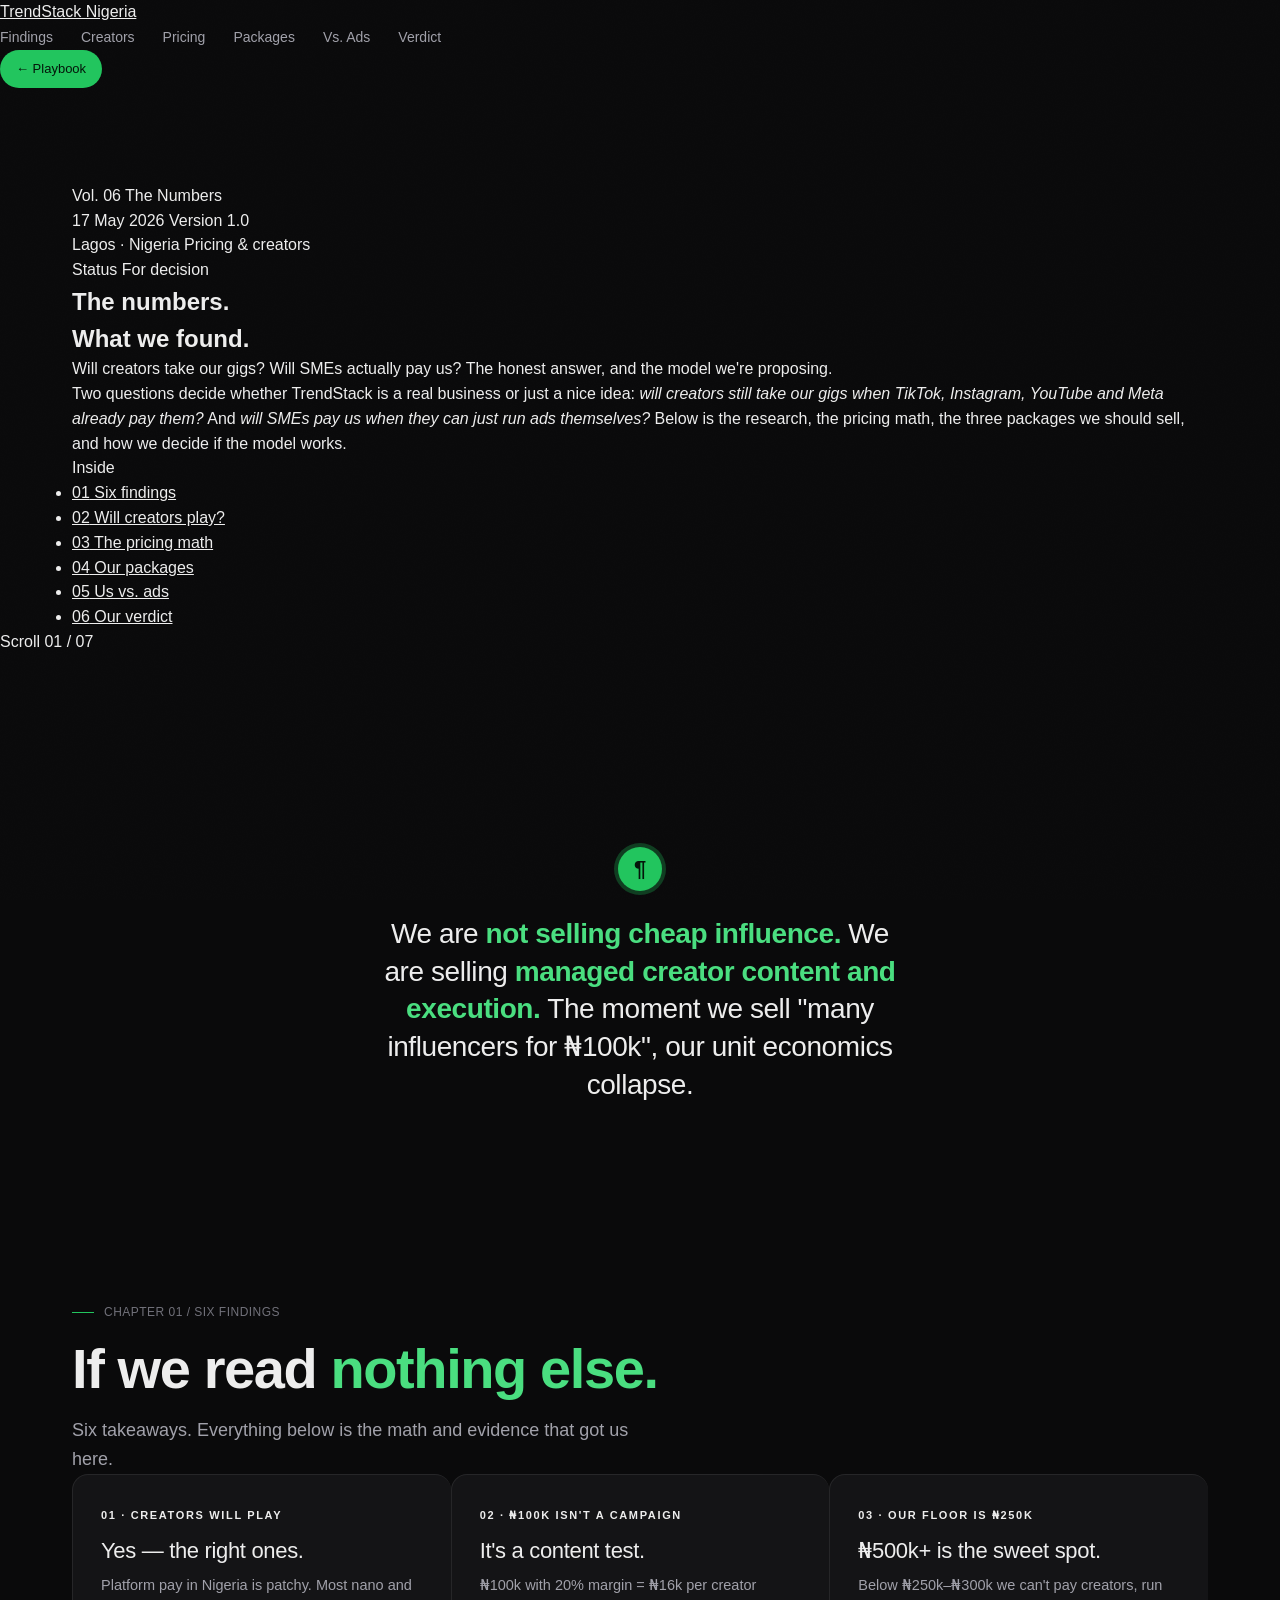
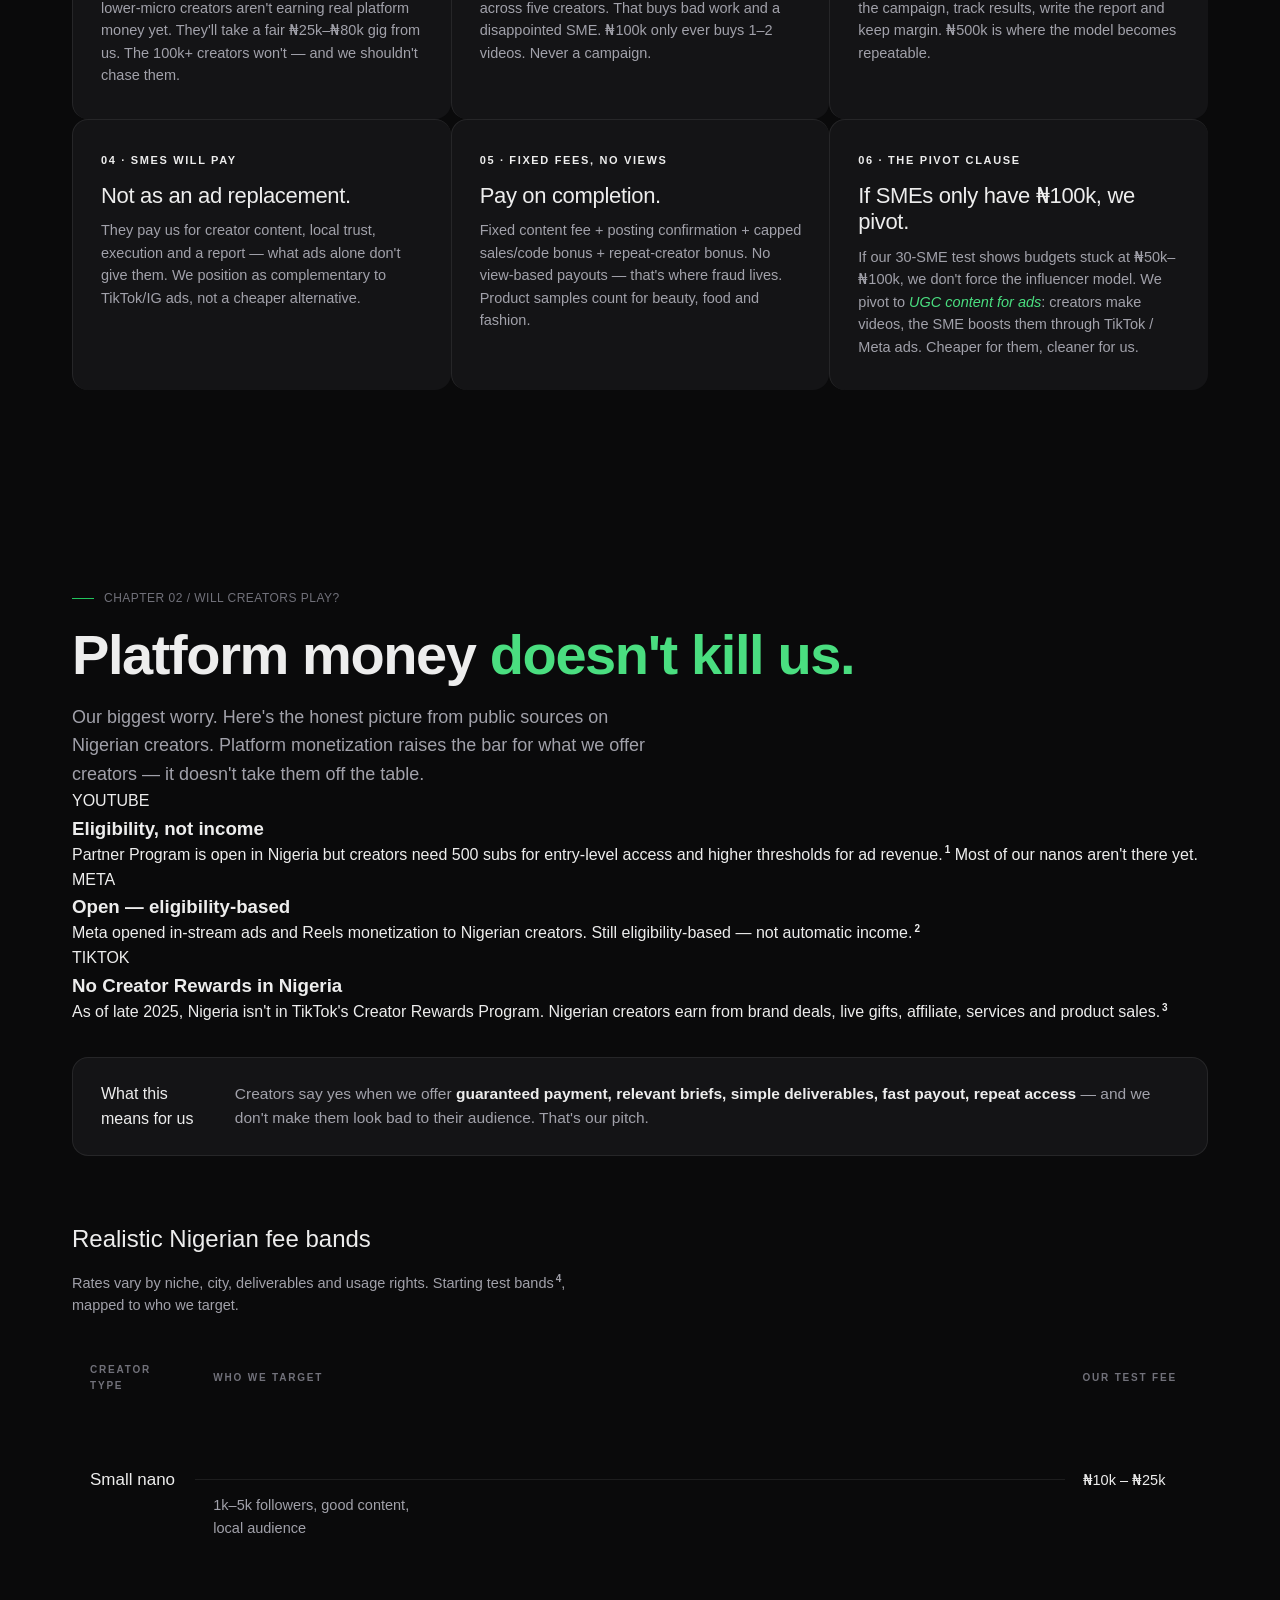
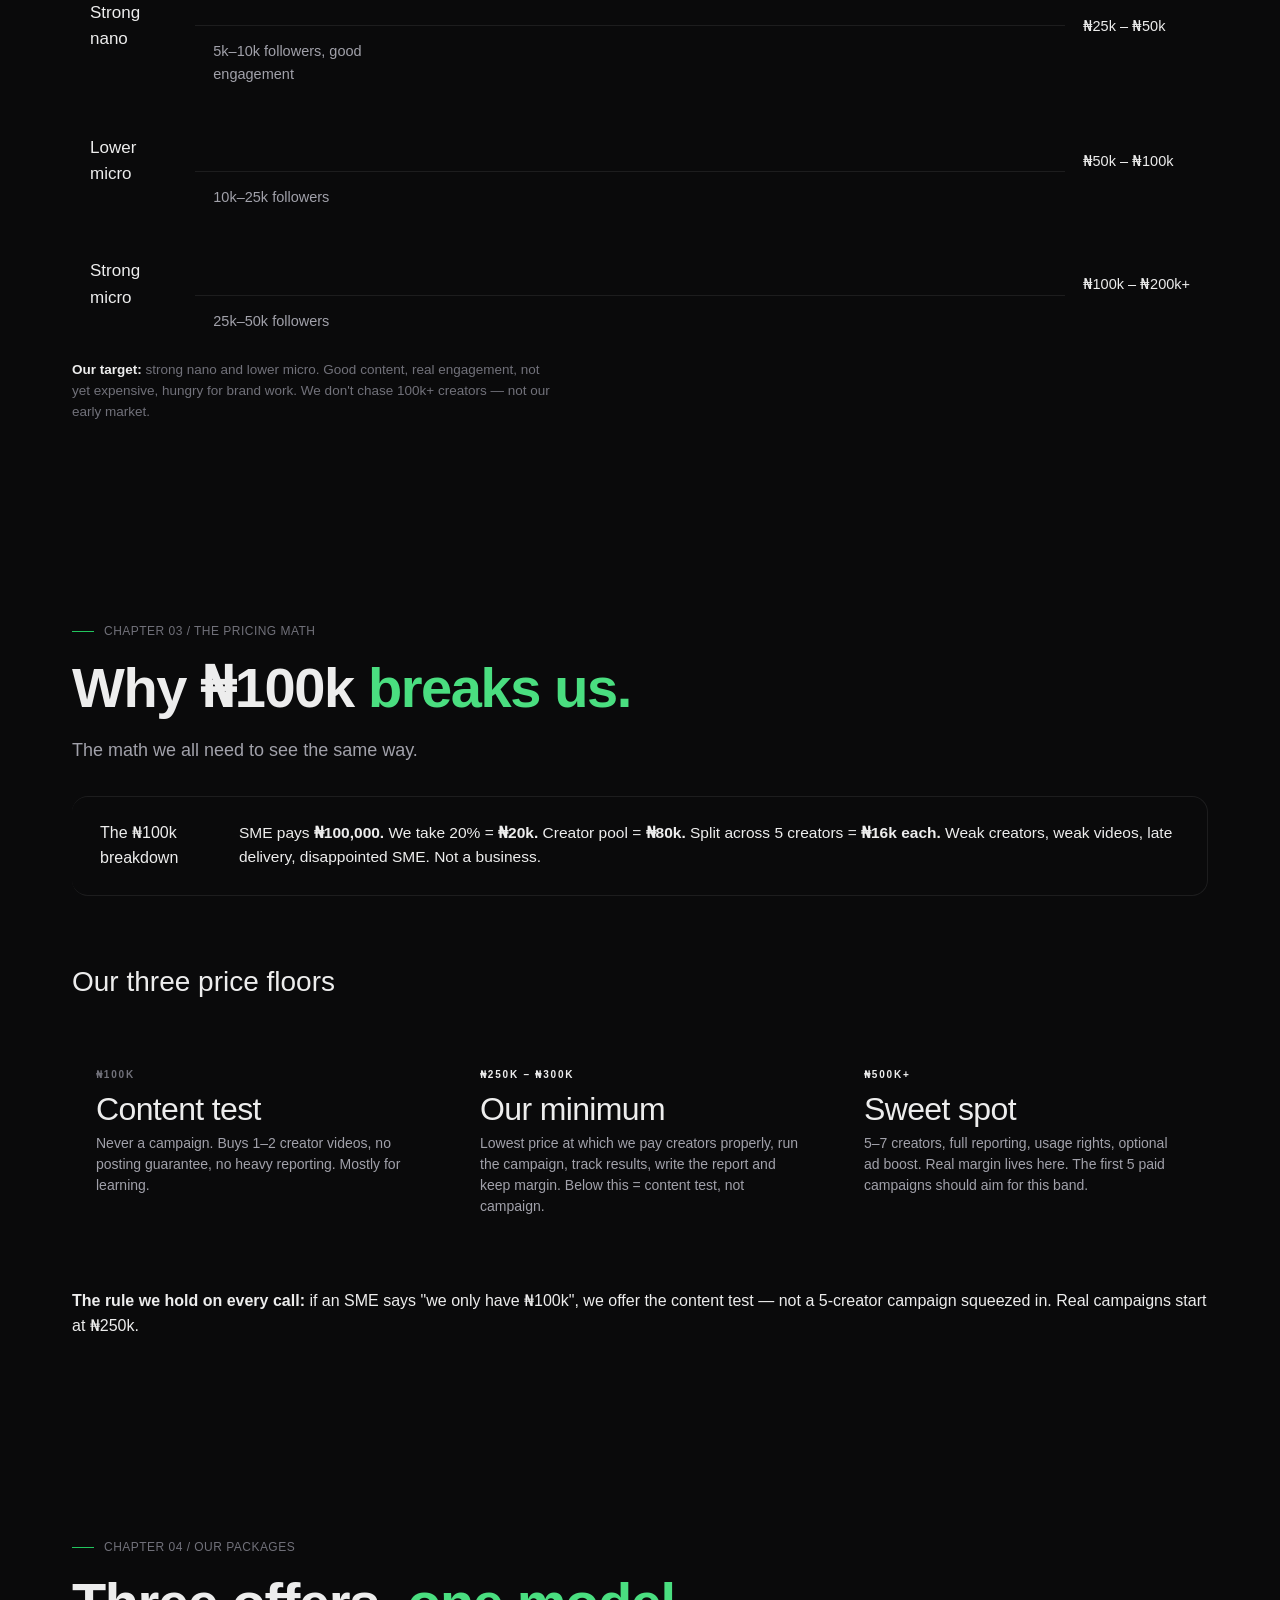
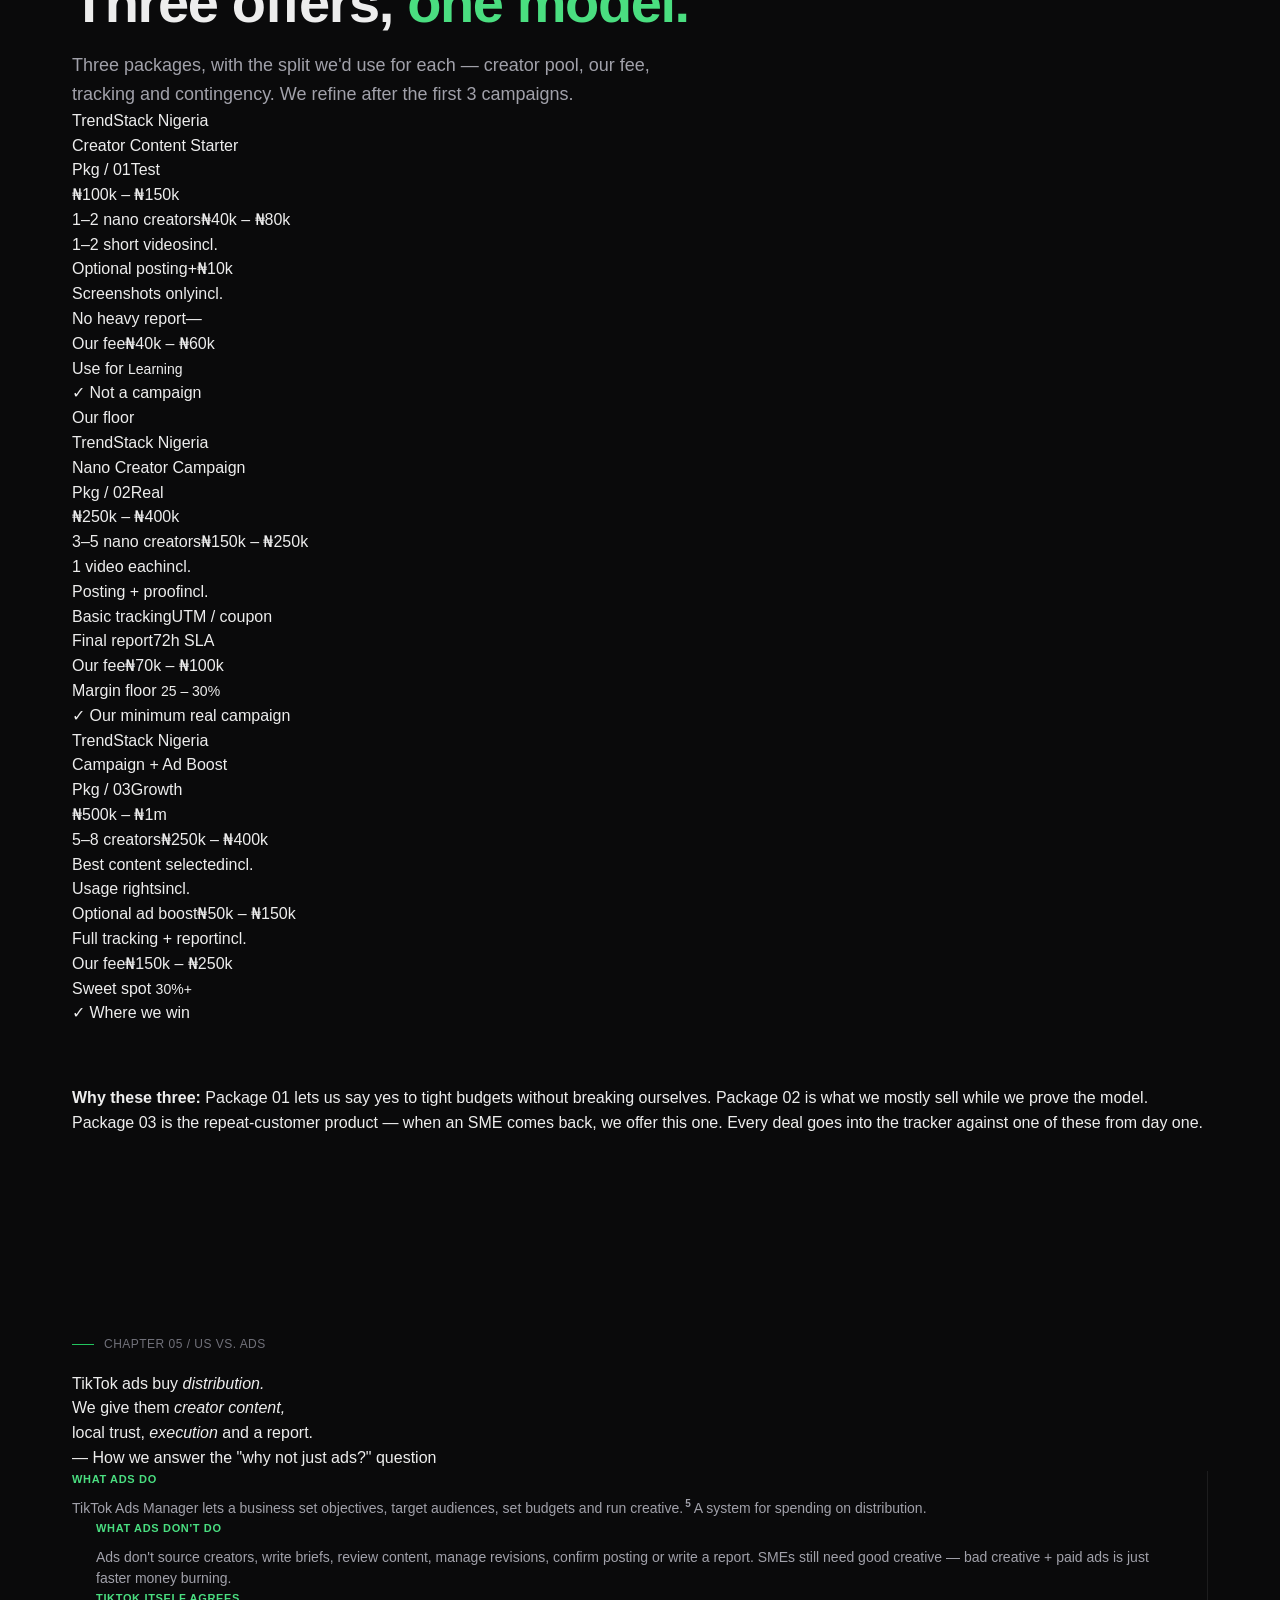
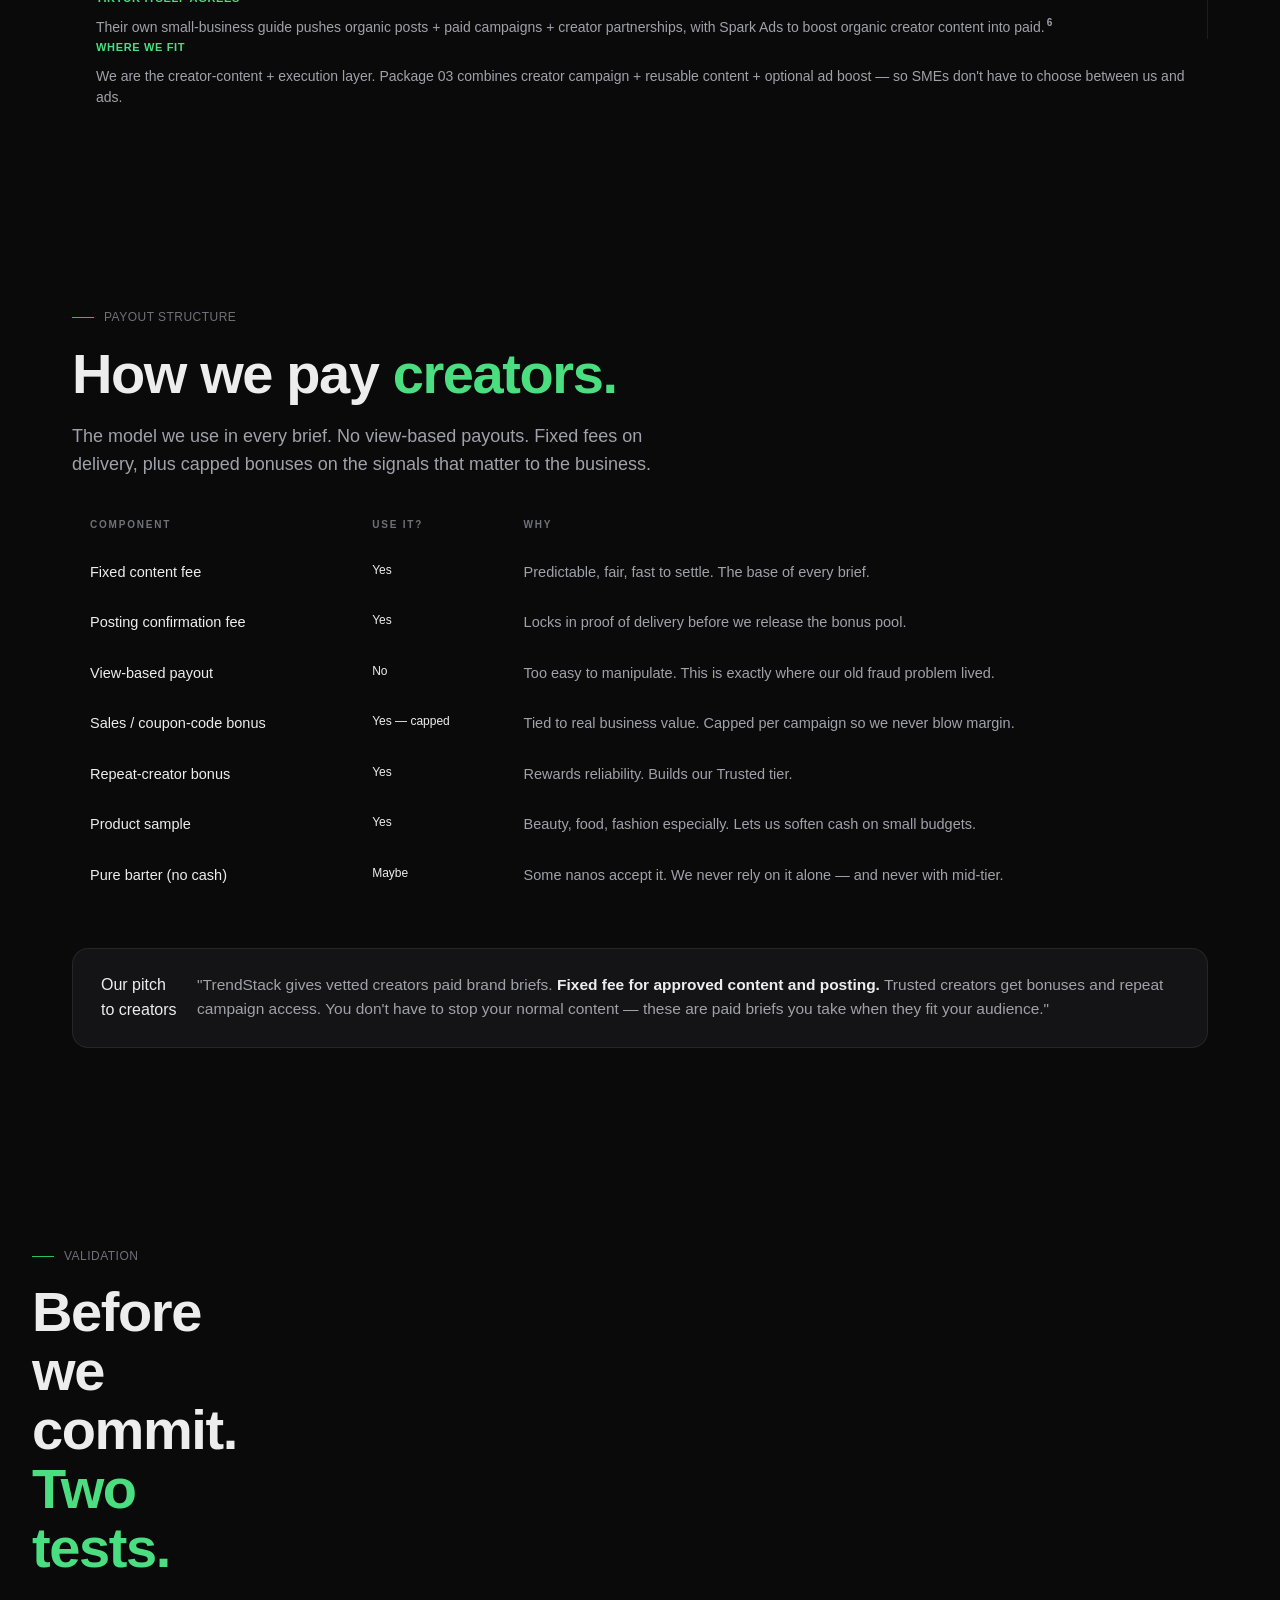
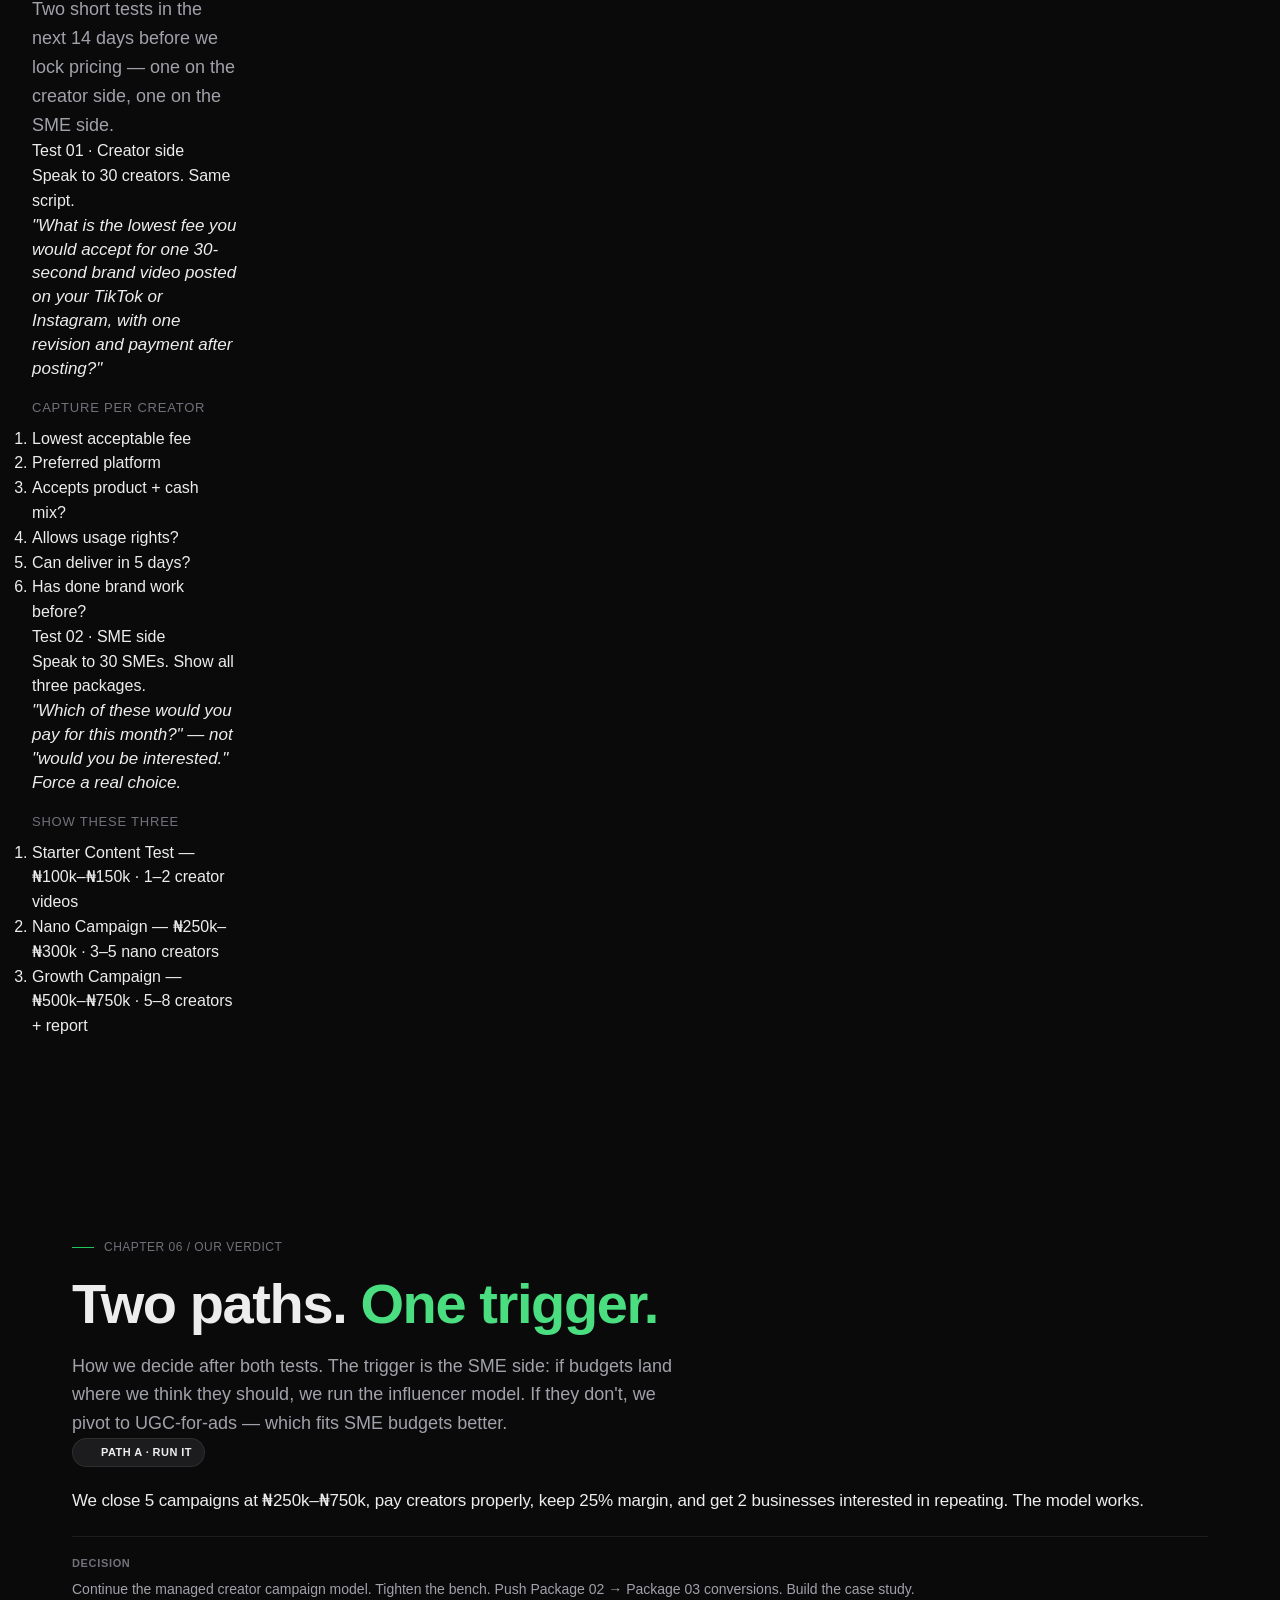
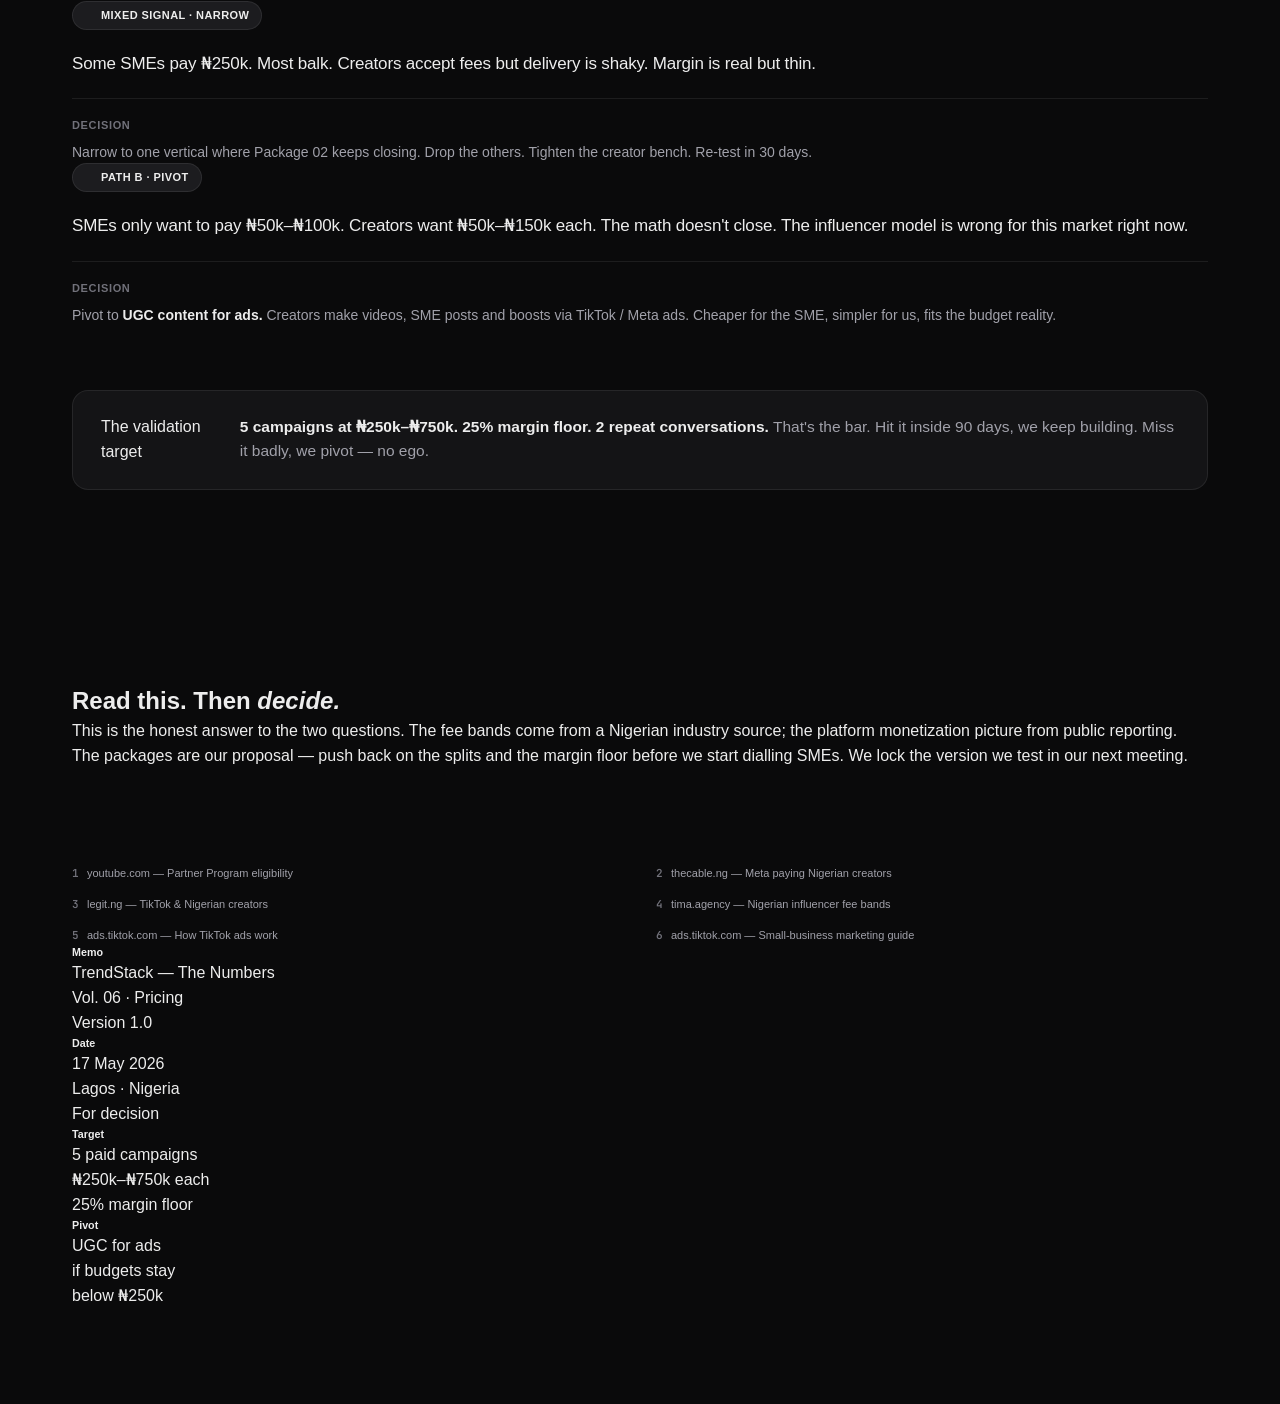
<file: trendstack-site/economics.html>
<!DOCTYPE html>
<html lang="en">
<head>
<meta charset="UTF-8" />
<meta name="viewport" content="width=device-width, initial-scale=1.0" />
<title>TrendStack Nigeria — The Numbers</title>
<meta name="description" content="Our research on TrendStack pricing and creator economics. Will creators take our gigs? Will SMEs actually pay? And the model we're proposing." />
<link rel="preconnect" href="https://fonts.googleapis.com" />
<link rel="preconnect" href="https://fonts.gstatic.com" crossorigin />
<link
  href="https://fonts.googleapis.com/css2?family=Fraunces:ital,opsz,wght,SOFT@0,9..144,300..900,0..100;1,9..144,300..900,0..100&family=DM+Sans:ital,opsz,wght@0,9..40,300..700;1,9..40,300..700&family=JetBrains+Mono:wght@400;500;600&display=swap"
  rel="stylesheet"
/>
<link rel="stylesheet" href="styles.css" />
<style>
  /* page-specific tweaks */
  .findings-grid {
    display: grid;
    grid-template-columns: repeat(3, 1fr);
    gap: 0;
    border: 1px solid var(--line);
    background: var(--paper-2);
  }
  @media (max-width: 980px) { .findings-grid { grid-template-columns: repeat(2, 1fr); } }
  @media (max-width: 600px) { .findings-grid { grid-template-columns: 1fr; } }
  .finding {
    padding: 32px 28px;
    border-right: 1px solid var(--line);
    border-bottom: 1px solid var(--line);
  }
  .finding:nth-child(3n) { border-right: none; }
  .finding:nth-last-child(-n+3) { border-bottom: none; }
  @media (max-width: 980px) {
    .finding:nth-child(3n) { border-right: 1px solid var(--line); }
    .finding:nth-child(2n) { border-right: none; }
  }
  @media (max-width: 600px) {
    .finding { border-right: none !important; }
  }
  .finding-num {
    font-family: var(--mono);
    font-size: 11px;
    color: var(--teal);
    letter-spacing: 0.15em;
    margin-bottom: 14px;
  }
  .finding-title {
    font-family: var(--display);
    font-size: 22px;
    line-height: 1.2;
    color: var(--ink);
    margin-bottom: 10px;
    font-weight: 450;
    font-variation-settings: "SOFT" 30, "opsz" 144;
  }
  .finding-desc {
    font-size: 14.5px;
    line-height: 1.55;
    color: var(--ink-soft);
  }

  .rules-grid {
    display: grid;
    grid-template-columns: repeat(3, 1fr);
    gap: 16px;
    margin-top: 40px;
  }
  @media (max-width: 720px) { .rules-grid { grid-template-columns: 1fr; } }
  .rule-card {
    background: var(--paper-2);
    border: 1px solid var(--line);
    border-radius: 4px;
    padding: 24px 24px;
  }
  .rule-amount {
    font-family: var(--display);
    font-size: 32px;
    color: var(--gold-soft);
    font-weight: 450;
    line-height: 1;
    margin-bottom: 8px;
    font-variation-settings: "SOFT" 30, "opsz" 144;
  }
  .rule-label {
    font-family: var(--mono);
    font-size: 10px;
    letter-spacing: 0.18em;
    text-transform: uppercase;
    color: var(--ink-muted);
    margin-bottom: 10px;
  }
  .rule-desc {
    font-size: 14px;
    line-height: 1.5;
    color: var(--ink-soft);
  }

  .matrix {
    width: 100%;
    border-collapse: collapse;
    margin-top: 24px;
    font-size: 14.5px;
  }
  .matrix th, .matrix td {
    padding: 14px 18px;
    text-align: left;
    border-bottom: 1px solid var(--line);
    vertical-align: top;
  }
  .matrix th {
    font-family: var(--mono);
    font-size: 10px;
    letter-spacing: 0.18em;
    text-transform: uppercase;
    color: var(--ink-muted);
    background: var(--paper-2);
    border-bottom: 1px solid var(--line-strong);
  }
  .matrix tbody tr:hover td { background: rgba(255,255,255,0.025); }
  .matrix td.component { color: var(--ink); font-weight: 500; }
  .matrix td.verdict { font-family: var(--mono); font-size: 12px; }
  .matrix td.verdict.yes { color: var(--teal); }
  .matrix td.verdict.no { color: var(--rust); }
  .matrix td.verdict.maybe { color: var(--gold); }
  .matrix td.reason { color: var(--ink-soft); }
  @media (max-width: 720px) {
    .matrix th:nth-child(2), .matrix td:nth-child(2) { display: none; }
  }

  .bands {
    width: 100%;
    border-collapse: collapse;
    margin-top: 24px;
    font-size: 14.5px;
  }
  .bands th, .bands td {
    padding: 14px 18px;
    text-align: left;
    border-bottom: 1px solid var(--line);
  }
  .bands th {
    font-family: var(--mono);
    font-size: 10px;
    letter-spacing: 0.18em;
    text-transform: uppercase;
    color: var(--ink-muted);
    background: var(--paper-2);
  }
  .bands .tier-type { color: var(--ink); font-weight: 500; font-family: var(--display); font-size: 17px; }
  .bands .audience { color: var(--ink-soft); }
  .bands .fee { font-family: var(--mono); color: var(--teal); white-space: nowrap; }

  sup.cite {
    font-family: var(--mono);
    font-size: 10px;
    color: var(--teal);
    margin-left: 2px;
    vertical-align: super;
    line-height: 0;
  }
  .sources {
    margin-top: 64px;
    padding-top: 32px;
    border-top: 1px solid var(--line);
    font-family: var(--mono);
    font-size: 11px;
    color: var(--ink-muted);
    line-height: 1.7;
    display: grid;
    grid-template-columns: repeat(2, 1fr);
    gap: 12px 32px;
  }
  @media (max-width: 720px) { .sources { grid-template-columns: 1fr; } }
  .sources a { color: var(--ink-soft); text-decoration: none; border-bottom: 1px dashed var(--line-strong); }
  .sources a:hover { color: var(--teal); }
  .sources .num { color: var(--teal); margin-right: 8px; }
</style>
</head>
<body>

<div class="scroll-progress" id="scrollProgress"></div>

<!-- TOP NAV -->
<header class="top-nav">
  <div class="top-nav-inner">
    <a href="index.html" class="brand">
      <span class="brand-mark"></span>
      TrendStack Nigeria
    </a>
    <ul class="nav-links">
      <li><a href="#findings" data-num="01">Findings</a></li>
      <li><a href="#creators" data-num="02">Creators</a></li>
      <li><a href="#pricing" data-num="03">Pricing</a></li>
      <li><a href="#packages" data-num="04">Packages</a></li>
      <li><a href="#positioning" data-num="05">Vs. Ads</a></li>
      <li><a href="#verdict" data-num="06">Verdict</a></li>
    </ul>
    <a href="index.html" class="nav-cta">← Playbook</a>
  </div>
</header>

<!-- COVER -->
<section class="cover" id="top">
  <div class="container">
    <div class="cover-grid">
      <div class="cover-meta">
        <div class="cover-meta-block">
          <span>Vol. 06</span>
          <span>The Numbers</span>
        </div>
        <div class="cover-meta-block">
          <span>17 May 2026</span>
          <span>Version 1.0</span>
        </div>
        <div class="cover-meta-block">
          <span>Lagos · Nigeria</span>
          <span>Pricing &amp; creators</span>
        </div>
        <div class="cover-meta-block">
          <span>Status</span>
          <span>For decision</span>
        </div>
      </div>

      <div class="cover-title-row">
        <div>
          <h1 class="cover-title">
            <span class="word">The numbers.</span><br />
            <span class="word italic">What we found.</span>
          </h1>
        </div>
        <p class="cover-subtitle">
          Will creators take our gigs? Will SMEs actually pay us?
          The honest answer, and the model we're proposing.
        </p>
      </div>

      <div class="cover-bottom">
        <p class="cover-blurb">
          Two questions decide whether TrendStack is a real business or
          just a nice idea: <em>will creators still take our gigs when
          TikTok, Instagram, YouTube and Meta already pay them?</em> And
          <em>will SMEs pay us when they can just run ads themselves?</em>
          Below is the research, the pricing math, the three packages we
          should sell, and how we decide if the model works.
        </p>
        <div class="cover-toc">
          <div class="cover-toc-label">Inside</div>
          <ul class="cover-toc-list">
            <li><a href="#findings"><span class="num">01</span> Six findings</a></li>
            <li><a href="#creators"><span class="num">02</span> Will creators play?</a></li>
            <li><a href="#pricing"><span class="num">03</span> The pricing math</a></li>
            <li><a href="#packages"><span class="num">04</span> Our packages</a></li>
            <li><a href="#positioning"><span class="num">05</span> Us vs. ads</a></li>
            <li><a href="#verdict"><span class="num">06</span> Our verdict</a></li>
          </ul>
        </div>
      </div>
    </div>
  </div>

  <div class="scroll-cue">
    <span>Scroll</span>
    <span class="scroll-cue-line"></span>
    <span>00 / 06</span>
  </div>
</section>

<!-- PRINCIPLE -->
<section class="principle">
  <div class="container">
    <div class="principle-inner">
      <div class="principle-mark">¶</div>
      <p class="principle-text">
        We are <strong>not selling cheap influence.</strong>
        We are selling <strong>managed creator content and execution.</strong>
        The moment we sell "many influencers for ₦100k", our unit
        economics collapse.
      </p>
    </div>
  </div>
</section>

<!-- 01 SIX FINDINGS -->
<section id="findings">
  <div class="container">
    <div class="reveal">
      <div class="section-tag">Chapter 01 / Six findings</div>
      <h2 class="section-title">If we read <em>nothing else.</em></h2>
      <p class="section-lede">
        Six takeaways. Everything below is the math and evidence that
        got us here.
      </p>
    </div>

    <div class="findings-grid reveal">
      <div class="finding">
        <div class="finding-num">01 · Creators will play</div>
        <h3 class="finding-title">Yes — the right ones.</h3>
        <p class="finding-desc">
          Platform pay in Nigeria is patchy. Most nano and lower-micro
          creators aren't earning real platform money yet. They'll take a
          fair ₦25k–₦80k gig from us. The 100k+ creators won't — and we
          shouldn't chase them.
        </p>
      </div>
      <div class="finding">
        <div class="finding-num">02 · ₦100k isn't a campaign</div>
        <h3 class="finding-title">It's a content test.</h3>
        <p class="finding-desc">
          ₦100k with 20% margin = ₦16k per creator across five creators.
          That buys bad work and a disappointed SME. ₦100k only ever buys
          1–2 videos. Never a campaign.
        </p>
      </div>
      <div class="finding">
        <div class="finding-num">03 · Our floor is ₦250k</div>
        <h3 class="finding-title">₦500k+ is the sweet spot.</h3>
        <p class="finding-desc">
          Below ₦250k–₦300k we can't pay creators, run the campaign,
          track results, write the report and keep margin. ₦500k is
          where the model becomes repeatable.
        </p>
      </div>
      <div class="finding">
        <div class="finding-num">04 · SMEs will pay</div>
        <h3 class="finding-title">Not as an ad replacement.</h3>
        <p class="finding-desc">
          They pay us for creator content, local trust, execution and a
          report — what ads alone don't give them. We position as
          complementary to TikTok/IG ads, not a cheaper alternative.
        </p>
      </div>
      <div class="finding">
        <div class="finding-num">05 · Fixed fees, no views</div>
        <h3 class="finding-title">Pay on completion.</h3>
        <p class="finding-desc">
          Fixed content fee + posting confirmation + capped sales/code
          bonus + repeat-creator bonus. No view-based payouts — that's
          where fraud lives. Product samples count for beauty, food and
          fashion.
        </p>
      </div>
      <div class="finding">
        <div class="finding-num">06 · The pivot clause</div>
        <h3 class="finding-title">If SMEs only have ₦100k, we pivot.</h3>
        <p class="finding-desc">
          If our 30-SME test shows budgets stuck at ₦50k–₦100k, we don't
          force the influencer model. We pivot to <em>UGC content for
          ads</em>: creators make videos, the SME boosts them through
          TikTok / Meta ads. Cheaper for them, cleaner for us.
        </p>
      </div>
    </div>
  </div>
</section>

<!-- 02 WILL CREATORS PLAY -->
<section id="creators" class="reasons">
  <div class="container">
    <div class="reveal">
      <div class="section-tag">Chapter 02 / Will creators play?</div>
      <h2 class="section-title">Platform money <em>doesn't kill us.</em></h2>
      <p class="section-lede">
        Our biggest worry. Here's the honest picture from public sources
        on Nigerian creators. Platform monetization raises the bar for
        what we offer creators — it doesn't take them off the table.
      </p>
    </div>

    <div class="reasons-grid reveal">
      <div class="reason">
        <div class="reason-num">YOUTUBE</div>
        <h3 class="reason-title">Eligibility, not income</h3>
        <p class="reason-desc">
          Partner Program is open in Nigeria but creators need 500 subs
          for entry-level access and higher thresholds for ad
          revenue.<sup class="cite">1</sup> Most of our nanos aren't there yet.
        </p>
      </div>
      <div class="reason">
        <div class="reason-num">META</div>
        <h3 class="reason-title">Open — eligibility-based</h3>
        <p class="reason-desc">
          Meta opened in-stream ads and Reels monetization to Nigerian
          creators. Still eligibility-based — not automatic
          income.<sup class="cite">2</sup>
        </p>
      </div>
      <div class="reason">
        <div class="reason-num">TIKTOK</div>
        <h3 class="reason-title">No Creator Rewards in Nigeria</h3>
        <p class="reason-desc">
          As of late 2025, Nigeria isn't in TikTok's Creator Rewards
          Program. Nigerian creators earn from brand deals, live gifts,
          affiliate, services and product sales.<sup class="cite">3</sup>
        </p>
      </div>
    </div>

    <div class="callout reveal">
      <div class="callout-label">What this means for us</div>
      <p class="callout-text">
        Creators say yes when we offer <strong>guaranteed payment, relevant
        briefs, simple deliverables, fast payout, repeat access</strong> —
        and we don't make them look bad to their audience. That's our pitch.
      </p>
    </div>

    <h3 style="font-family:var(--display); font-size:24px; color:var(--ink); margin-top:64px; margin-bottom:14px; font-weight:450;">Realistic Nigerian fee bands</h3>
    <p style="font-size:14.5px; color:var(--ink-soft); margin-bottom:8px; max-width:65ch;">
      Rates vary by niche, city, deliverables and usage rights. Starting
      test bands<sup class="cite">4</sup>, mapped to who we target.
    </p>
    <div style="overflow-x:auto;">
    <table class="bands">
      <thead>
        <tr>
          <th>Creator type</th>
          <th>Who we target</th>
          <th>Our test fee</th>
        </tr>
      </thead>
      <tbody>
        <tr>
          <td class="tier-type">Small nano</td>
          <td class="audience">1k–5k followers, good content, local audience</td>
          <td class="fee">₦10k – ₦25k</td>
        </tr>
        <tr>
          <td class="tier-type">Strong nano</td>
          <td class="audience">5k–10k followers, good engagement</td>
          <td class="fee">₦25k – ₦50k</td>
        </tr>
        <tr>
          <td class="tier-type">Lower micro</td>
          <td class="audience">10k–25k followers</td>
          <td class="fee">₦50k – ₦100k</td>
        </tr>
        <tr>
          <td class="tier-type">Strong micro</td>
          <td class="audience">25k–50k followers</td>
          <td class="fee">₦100k – ₦200k+</td>
        </tr>
      </tbody>
    </table>
    </div>
    <p style="font-size:13.5px; color:var(--ink-muted); margin-top:14px; max-width:65ch;">
      <strong style="color:var(--ink);">Our target:</strong> strong nano
      and lower micro. Good content, real engagement, not yet expensive,
      hungry for brand work. We don't chase 100k+ creators — not our
      early market.
    </p>
  </div>
</section>

<!-- 03 PRICING MATH -->
<section id="pricing">
  <div class="container">
    <div class="reveal">
      <div class="section-tag">Chapter 03 / The pricing math</div>
      <h2 class="section-title">Why ₦100k <em>breaks us.</em></h2>
      <p class="section-lede">
        The math we all need to see the same way.
      </p>
    </div>

    <div class="callout reveal" style="background: var(--paper-2); color: var(--ink); border-left: 4px solid var(--rust);">
      <div class="callout-label" style="color: var(--rust);">The ₦100k breakdown</div>
      <p class="callout-text" style="color: var(--ink);">
        SME pays <strong>₦100,000.</strong> We take 20% = <strong>₦20k.</strong>
        Creator pool = <strong>₦80k.</strong> Split across 5 creators =
        <strong>₦16k each.</strong> Weak creators, weak videos, late
        delivery, disappointed SME. Not a business.
      </p>
    </div>

    <h3 style="font-family:var(--display); font-size:28px; color:var(--ink); margin-top:64px; margin-bottom:14px; font-weight:450;">
      Our three price floors
    </h3>
    <div class="rules-grid reveal">
      <div class="rule-card">
        <div class="rule-label">₦100k</div>
        <div class="rule-amount">Content test</div>
        <p class="rule-desc">
          Never a campaign. Buys 1–2 creator videos, no posting
          guarantee, no heavy reporting. Mostly for learning.
        </p>
      </div>
      <div class="rule-card" style="border-color: rgba(74, 196, 189, 0.3);">
        <div class="rule-label" style="color: var(--teal);">₦250k – ₦300k</div>
        <div class="rule-amount" style="color: var(--teal-soft);">Our minimum</div>
        <p class="rule-desc">
          Lowest price at which we pay creators properly, run the
          campaign, track results, write the report and keep margin.
          Below this = content test, not campaign.
        </p>
      </div>
      <div class="rule-card" style="border-color: rgba(224, 185, 78, 0.3);">
        <div class="rule-label" style="color: var(--gold);">₦500k+</div>
        <div class="rule-amount">Sweet spot</div>
        <p class="rule-desc">
          5–7 creators, full reporting, usage rights, optional ad boost.
          Real margin lives here. The first 5 paid campaigns should aim
          for this band.
        </p>
      </div>
    </div>

    <div class="payment-rule reveal" style="margin-top:48px;">
      <strong>The rule we hold on every call:</strong> if an SME says
      "we only have ₦100k", we offer the content test — not a
      5-creator campaign squeezed in. Real campaigns start at ₦250k.
    </div>
  </div>
</section>

<!-- 04 PACKAGES -->
<section id="packages" class="reasons">
  <div class="container">
    <div class="reveal">
      <div class="section-tag">Chapter 04 / Our packages</div>
      <h2 class="section-title">Three offers, <em>one model.</em></h2>
      <p class="section-lede">
        Three packages, with the split we'd use for each — creator pool,
        our fee, tracking and contingency. We refine after the first 3
        campaigns.
      </p>
    </div>

    <div class="receipts reveal">
      <!-- Starter -->
      <div class="receipt">
        <div class="receipt-head">
          <div class="receipt-brand">TrendStack Nigeria</div>
          <div class="receipt-sub">Creator Content Starter</div>
        </div>
        <div class="receipt-meta">
          <span>Pkg / 01</span><span>Test</span>
        </div>
        <div class="receipt-name">₦100k – ₦150k</div>
        <div class="receipt-line"><span class="label">1–2 nano creators</span><span class="qty">₦40k – ₦80k</span></div>
        <div class="receipt-line"><span class="label">1–2 short videos</span><span class="qty">incl.</span></div>
        <div class="receipt-line"><span class="label">Optional posting</span><span class="qty">+₦10k</span></div>
        <div class="receipt-line"><span class="label">Screenshots only</span><span class="qty">incl.</span></div>
        <div class="receipt-line"><span class="label">No heavy report</span><span class="qty">—</span></div>
        <div class="receipt-line"><span class="label">Our fee</span><span class="qty">₦40k – ₦60k</span></div>
        <div class="receipt-total">
          <span class="label">Use for</span>
          <span class="amount" style="font-size:14px;">Learning</span>
        </div>
        <div class="receipt-foot">
          <span class="check">✓</span> Not a campaign
        </div>
      </div>

      <!-- Nano Campaign (featured) -->
      <div class="receipt featured">
        <div class="receipt-badge">Our floor</div>
        <div class="receipt-head">
          <div class="receipt-brand">TrendStack Nigeria</div>
          <div class="receipt-sub">Nano Creator Campaign</div>
        </div>
        <div class="receipt-meta">
          <span>Pkg / 02</span><span>Real</span>
        </div>
        <div class="receipt-name">₦250k – ₦400k</div>
        <div class="receipt-line"><span class="label">3–5 nano creators</span><span class="qty">₦150k – ₦250k</span></div>
        <div class="receipt-line"><span class="label">1 video each</span><span class="qty">incl.</span></div>
        <div class="receipt-line"><span class="label">Posting + proof</span><span class="qty">incl.</span></div>
        <div class="receipt-line"><span class="label">Basic tracking</span><span class="qty">UTM / coupon</span></div>
        <div class="receipt-line"><span class="label">Final report</span><span class="qty">72h SLA</span></div>
        <div class="receipt-line"><span class="label">Our fee</span><span class="qty">₦70k – ₦100k</span></div>
        <div class="receipt-total">
          <span class="label">Margin floor</span>
          <span class="amount" style="font-size:14px;">25 – 30%</span>
        </div>
        <div class="receipt-foot">
          <span class="check">✓</span> Our minimum real campaign
        </div>
      </div>

      <!-- Campaign + Ad Boost -->
      <div class="receipt">
        <div class="receipt-head">
          <div class="receipt-brand">TrendStack Nigeria</div>
          <div class="receipt-sub">Campaign + Ad Boost</div>
        </div>
        <div class="receipt-meta">
          <span>Pkg / 03</span><span>Growth</span>
        </div>
        <div class="receipt-name">₦500k – ₦1m</div>
        <div class="receipt-line"><span class="label">5–8 creators</span><span class="qty">₦250k – ₦400k</span></div>
        <div class="receipt-line"><span class="label">Best content selected</span><span class="qty">incl.</span></div>
        <div class="receipt-line"><span class="label">Usage rights</span><span class="qty">incl.</span></div>
        <div class="receipt-line"><span class="label">Optional ad boost</span><span class="qty">₦50k – ₦150k</span></div>
        <div class="receipt-line"><span class="label">Full tracking + report</span><span class="qty">incl.</span></div>
        <div class="receipt-line"><span class="label">Our fee</span><span class="qty">₦150k – ₦250k</span></div>
        <div class="receipt-total">
          <span class="label">Sweet spot</span>
          <span class="amount" style="font-size:14px;">30%+</span>
        </div>
        <div class="receipt-foot">
          <span class="check">✓</span> Where we win
        </div>
      </div>
    </div>

    <div class="payment-rule reveal" style="margin-top:60px;">
      <strong>Why these three:</strong> Package 01 lets us say yes to
      tight budgets without breaking ourselves. Package 02 is what we
      mostly sell while we prove the model. Package 03 is the
      repeat-customer product — when an SME comes back, we offer this one.
      Every deal goes into the tracker against one of these from day one.
    </div>
  </div>
</section>

<!-- 05 POSITIONING -->
<section id="positioning" class="positioning">
  <div class="container">
    <div class="reveal">
      <div class="section-tag">Chapter 05 / Us vs. ads</div>
      <p class="positioning-quote">
        TikTok ads buy <em>distribution.</em><br />
        We give them <em>creator content,</em><br />
        local trust, <em>execution</em> and a report.
      </p>
      <div class="positioning-attribution">
        — How we answer the "why not just ads?" question
      </div>
    </div>

    <div class="audience-grid reveal">
      <div class="audience-cell">
        <div class="audience-who">What ads do</div>
        <p class="audience-promise">
          TikTok Ads Manager lets a business set objectives, target
          audiences, set budgets and run creative.<sup class="cite">5</sup>
          A system for spending on distribution.
        </p>
      </div>
      <div class="audience-cell">
        <div class="audience-who">What ads don't do</div>
        <p class="audience-promise">
          Ads don't source creators, write briefs, review content, manage
          revisions, confirm posting or write a report. SMEs still need
          good creative — bad creative + paid ads is just faster money
          burning.
        </p>
      </div>
      <div class="audience-cell">
        <div class="audience-who">TikTok itself agrees</div>
        <p class="audience-promise">
          Their own small-business guide pushes organic posts + paid
          campaigns + creator partnerships, with Spark Ads to boost
          organic creator content into paid.<sup class="cite">6</sup>
        </p>
      </div>
      <div class="audience-cell">
        <div class="audience-who">Where we fit</div>
        <p class="audience-promise">
          We are the creator-content + execution layer. Package 03
          combines creator campaign + reusable content + optional ad
          boost — so SMEs don't have to choose between us and ads.
        </p>
      </div>
    </div>
  </div>
</section>

<!-- 06 PAYOUT STRUCTURE -->
<section>
  <div class="container">
    <div class="reveal">
      <div class="section-tag">Payout structure</div>
      <h2 class="section-title">How we pay <em>creators.</em></h2>
      <p class="section-lede">
        The model we use in every brief. No view-based payouts. Fixed
        fees on delivery, plus capped bonuses on the signals that matter
        to the business.
      </p>
    </div>

    <div class="reveal" style="overflow-x:auto;">
    <table class="matrix">
      <thead>
        <tr>
          <th>Component</th>
          <th>Use it?</th>
          <th>Why</th>
        </tr>
      </thead>
      <tbody>
        <tr>
          <td class="component">Fixed content fee</td>
          <td class="verdict yes">Yes</td>
          <td class="reason">Predictable, fair, fast to settle. The base of every brief.</td>
        </tr>
        <tr>
          <td class="component">Posting confirmation fee</td>
          <td class="verdict yes">Yes</td>
          <td class="reason">Locks in proof of delivery before we release the bonus pool.</td>
        </tr>
        <tr>
          <td class="component">View-based payout</td>
          <td class="verdict no">No</td>
          <td class="reason">Too easy to manipulate. This is exactly where our old fraud problem lived.</td>
        </tr>
        <tr>
          <td class="component">Sales / coupon-code bonus</td>
          <td class="verdict yes">Yes — capped</td>
          <td class="reason">Tied to real business value. Capped per campaign so we never blow margin.</td>
        </tr>
        <tr>
          <td class="component">Repeat-creator bonus</td>
          <td class="verdict yes">Yes</td>
          <td class="reason">Rewards reliability. Builds our Trusted tier.</td>
        </tr>
        <tr>
          <td class="component">Product sample</td>
          <td class="verdict yes">Yes</td>
          <td class="reason">Beauty, food, fashion especially. Lets us soften cash on small budgets.</td>
        </tr>
        <tr>
          <td class="component">Pure barter (no cash)</td>
          <td class="verdict maybe">Maybe</td>
          <td class="reason">Some nanos accept it. We never rely on it alone — and never with mid-tier.</td>
        </tr>
      </tbody>
    </table>
    </div>

    <div class="callout reveal" style="margin-top:48px;">
      <div class="callout-label">Our pitch to creators</div>
      <p class="callout-text">
        "TrendStack gives vetted creators paid brand briefs. <strong>Fixed
        fee for approved content and posting.</strong> Trusted creators
        get bonuses and repeat campaign access. You don't have to stop
        your normal content — these are paid briefs you take when they
        fit your audience."
      </p>
    </div>
  </div>
</section>

<!-- 07 VALIDATION -->
<section class="workflow">
  <div class="container">
    <div class="reveal">
      <div class="section-tag">Validation</div>
      <h2 class="section-title">Before we commit. <em>Two tests.</em></h2>
      <p class="section-lede">
        Two short tests in the next 14 days before we lock pricing — one
        on the creator side, one on the SME side.
      </p>
    </div>

    <div class="sales-grid reveal" style="margin-bottom:0;">
      <!-- Creator-side test -->
      <div class="discovery-card">
        <div class="discovery-title">Test 01 · Creator side</div>
        <p class="discovery-sub">Speak to 30 creators. Same script.</p>
        <p style="font-family:var(--display); font-style:italic; font-size:17px; color:var(--ink); margin-bottom:18px; line-height:1.4;">
          "What is the lowest fee you would accept for one 30-second
          brand video posted on your TikTok or Instagram, with one
          revision and payment after posting?"
        </p>
        <p style="font-size:13px; color:var(--ink-muted); margin-bottom:8px; letter-spacing:0.06em; text-transform:uppercase; font-family:var(--mono);">Capture per creator</p>
        <ol class="discovery-list">
          <li>Lowest acceptable fee</li>
          <li>Preferred platform</li>
          <li>Accepts product + cash mix?</li>
          <li>Allows usage rights?</li>
          <li>Can deliver in 5 days?</li>
          <li>Has done brand work before?</li>
        </ol>
      </div>

      <!-- Business-side test -->
      <div class="discovery-card">
        <div class="discovery-title">Test 02 · SME side</div>
        <p class="discovery-sub">Speak to 30 SMEs. Show all three packages.</p>
        <p style="font-family:var(--display); font-style:italic; font-size:17px; color:var(--ink); margin-bottom:18px; line-height:1.4;">
          "Which of these would you pay for <em>this month?</em>"
          — not "would you be interested." Force a real choice.
        </p>
        <p style="font-size:13px; color:var(--ink-muted); margin-bottom:8px; letter-spacing:0.06em; text-transform:uppercase; font-family:var(--mono);">Show these three</p>
        <ol class="discovery-list">
          <li>Starter Content Test — ₦100k–₦150k · 1–2 creator videos</li>
          <li>Nano Campaign — ₦250k–₦300k · 3–5 nano creators</li>
          <li>Growth Campaign — ₦500k–₦750k · 5–8 creators + report</li>
        </ol>
      </div>
    </div>
  </div>
</section>

<!-- 08 VERDICT -->
<section id="verdict" class="reasons">
  <div class="container">
    <div class="reveal">
      <div class="section-tag">Chapter 06 / Our verdict</div>
      <h2 class="section-title">Two paths. <em>One trigger.</em></h2>
      <p class="section-lede">
        How we decide after both tests. The trigger is the SME side: if
        budgets land where we think they should, we run the influencer
        model. If they don't, we pivot to UGC-for-ads — which fits SME
        budgets better.
      </p>
    </div>

    <div class="scorecard-grid reveal">
      <div class="score-card green">
        <div class="score-tag"><span class="dot"></span>Path A · run it</div>
        <p class="score-evidence">
          We close 5 campaigns at ₦250k–₦750k, pay creators properly,
          keep 25% margin, and get 2 businesses interested in repeating.
          The model works.
        </p>
        <div class="score-decision">
          <span class="score-decision-label">Decision</span>
          Continue the managed creator campaign model. Tighten the bench.
          Push Package 02 → Package 03 conversions. Build the case study.
        </div>
      </div>
      <div class="score-card yellow">
        <div class="score-tag"><span class="dot"></span>Mixed signal · narrow</div>
        <p class="score-evidence">
          Some SMEs pay ₦250k. Most balk. Creators accept fees but
          delivery is shaky. Margin is real but thin.
        </p>
        <div class="score-decision">
          <span class="score-decision-label">Decision</span>
          Narrow to one vertical where Package 02 keeps closing. Drop the
          others. Tighten the creator bench. Re-test in 30 days.
        </div>
      </div>
      <div class="score-card red">
        <div class="score-tag"><span class="dot"></span>Path B · pivot</div>
        <p class="score-evidence">
          SMEs only want to pay ₦50k–₦100k. Creators want ₦50k–₦150k each.
          The math doesn't close. The influencer model is wrong for this
          market right now.
        </p>
        <div class="score-decision">
          <span class="score-decision-label">Decision</span>
          Pivot to <strong style="color:var(--ink);">UGC content for ads.</strong>
          Creators make videos, SME posts and boosts via TikTok / Meta
          ads. Cheaper for the SME, simpler for us, fits the budget reality.
        </div>
      </div>
    </div>

    <div class="callout reveal" style="margin-top:64px;">
      <div class="callout-label">The validation target</div>
      <p class="callout-text">
        <strong>5 campaigns at ₦250k–₦750k. 25% margin floor. 2 repeat
        conversations.</strong> That's the bar. Hit it inside 90 days,
        we keep building. Miss it badly, we pivot — no ego.
      </p>
    </div>
  </div>
</section>

<!-- CLOSING + SOURCES -->
<section class="closing">
  <div class="container">
    <div class="reveal">
      <h2 class="closing-title">Read this. Then <em>decide.</em></h2>
      <p class="closing-blurb">
        This is the honest answer to the two questions. The fee bands
        come from a Nigerian industry source; the platform monetization
        picture from public reporting. The packages are our proposal —
        push back on the splits and the margin floor before we start
        dialling SMEs. We lock the version we test in our next meeting.
      </p>
    </div>

    <div class="sources">
      <div><span class="num">1</span><a href="https://www.youtube.com/creators/partner-program/" target="_blank" rel="noopener">youtube.com — Partner Program eligibility</a></div>
      <div><span class="num">2</span><a href="https://www.thecable.ng/icymi-meta-to-start-paying-nigerian-content-creators-on-facebook/" target="_blank" rel="noopener">thecable.ng — Meta paying Nigerian creators</a></div>
      <div><span class="num">3</span><a href="https://www.legit.ng/ask-legit/guides/1680596-does-tiktok-pay-nigerian-creators-how-monetize-tiktok-nigeria/" target="_blank" rel="noopener">legit.ng — TikTok &amp; Nigerian creators</a></div>
      <div><span class="num">4</span><a href="https://tima.agency/the-cost-of-influencer-marketing-in-nigeria-what-brands-should-expect/" target="_blank" rel="noopener">tima.agency — Nigerian influencer fee bands</a></div>
      <div><span class="num">5</span><a href="https://ads.tiktok.com/business/en/how-it-works" target="_blank" rel="noopener">ads.tiktok.com — How TikTok ads work</a></div>
      <div><span class="num">6</span><a href="https://ads.tiktok.com/business/en/blog/small-business-marketing-tiktok-ultimate-guide" target="_blank" rel="noopener">ads.tiktok.com — Small-business marketing guide</a></div>
    </div>

    <div class="colophon">
      <div>
        <h6>Memo</h6>
        TrendStack — The Numbers<br />
        Vol. 06 · Pricing<br />
        Version 1.0
      </div>
      <div>
        <h6>Date</h6>
        17 May 2026<br />
        Lagos · Nigeria<br />
        For decision
      </div>
      <div>
        <h6>Target</h6>
        5 paid campaigns<br />
        ₦250k–₦750k each<br />
        25% margin floor
      </div>
      <div>
        <h6>Pivot</h6>
        UGC for ads<br />
        if budgets stay<br />
        below ₦250k
      </div>
    </div>
  </div>
</section>

<script>
  const progress = document.getElementById("scrollProgress");
  const updateProgress = () => {
    const h = document.documentElement;
    const scrolled = (h.scrollTop / (h.scrollHeight - h.clientHeight)) * 100;
    progress.style.width = scrolled + "%";
  };
  window.addEventListener("scroll", updateProgress, { passive: true });
  updateProgress();

  const io = new IntersectionObserver(
    (entries) => {
      entries.forEach((e) => {
        if (e.isIntersecting) {
          e.target.classList.add("in");
          io.unobserve(e.target);
        }
      });
    },
    { threshold: 0.12, rootMargin: "0px 0px -8% 0px" }
  );
  document.querySelectorAll(".reveal").forEach((el) => io.observe(el));

  const sections = document.querySelectorAll("section[id]");
  const cueCount = document.querySelector(".scroll-cue span:last-child");
  const total = String(sections.length).padStart(2, "0");
  if (cueCount) {
    const cueIO = new IntersectionObserver(
      (entries) => {
        entries.forEach((e) => {
          if (e.isIntersecting) {
            const idx = Array.from(sections).indexOf(e.target) + 1;
            cueCount.textContent = String(idx).padStart(2, "0") + " / " + total;
          }
        });
      },
      { threshold: 0.4 }
    );
    sections.forEach((s) => cueIO.observe(s));
  }
</script>

</body>
</html>
</file>
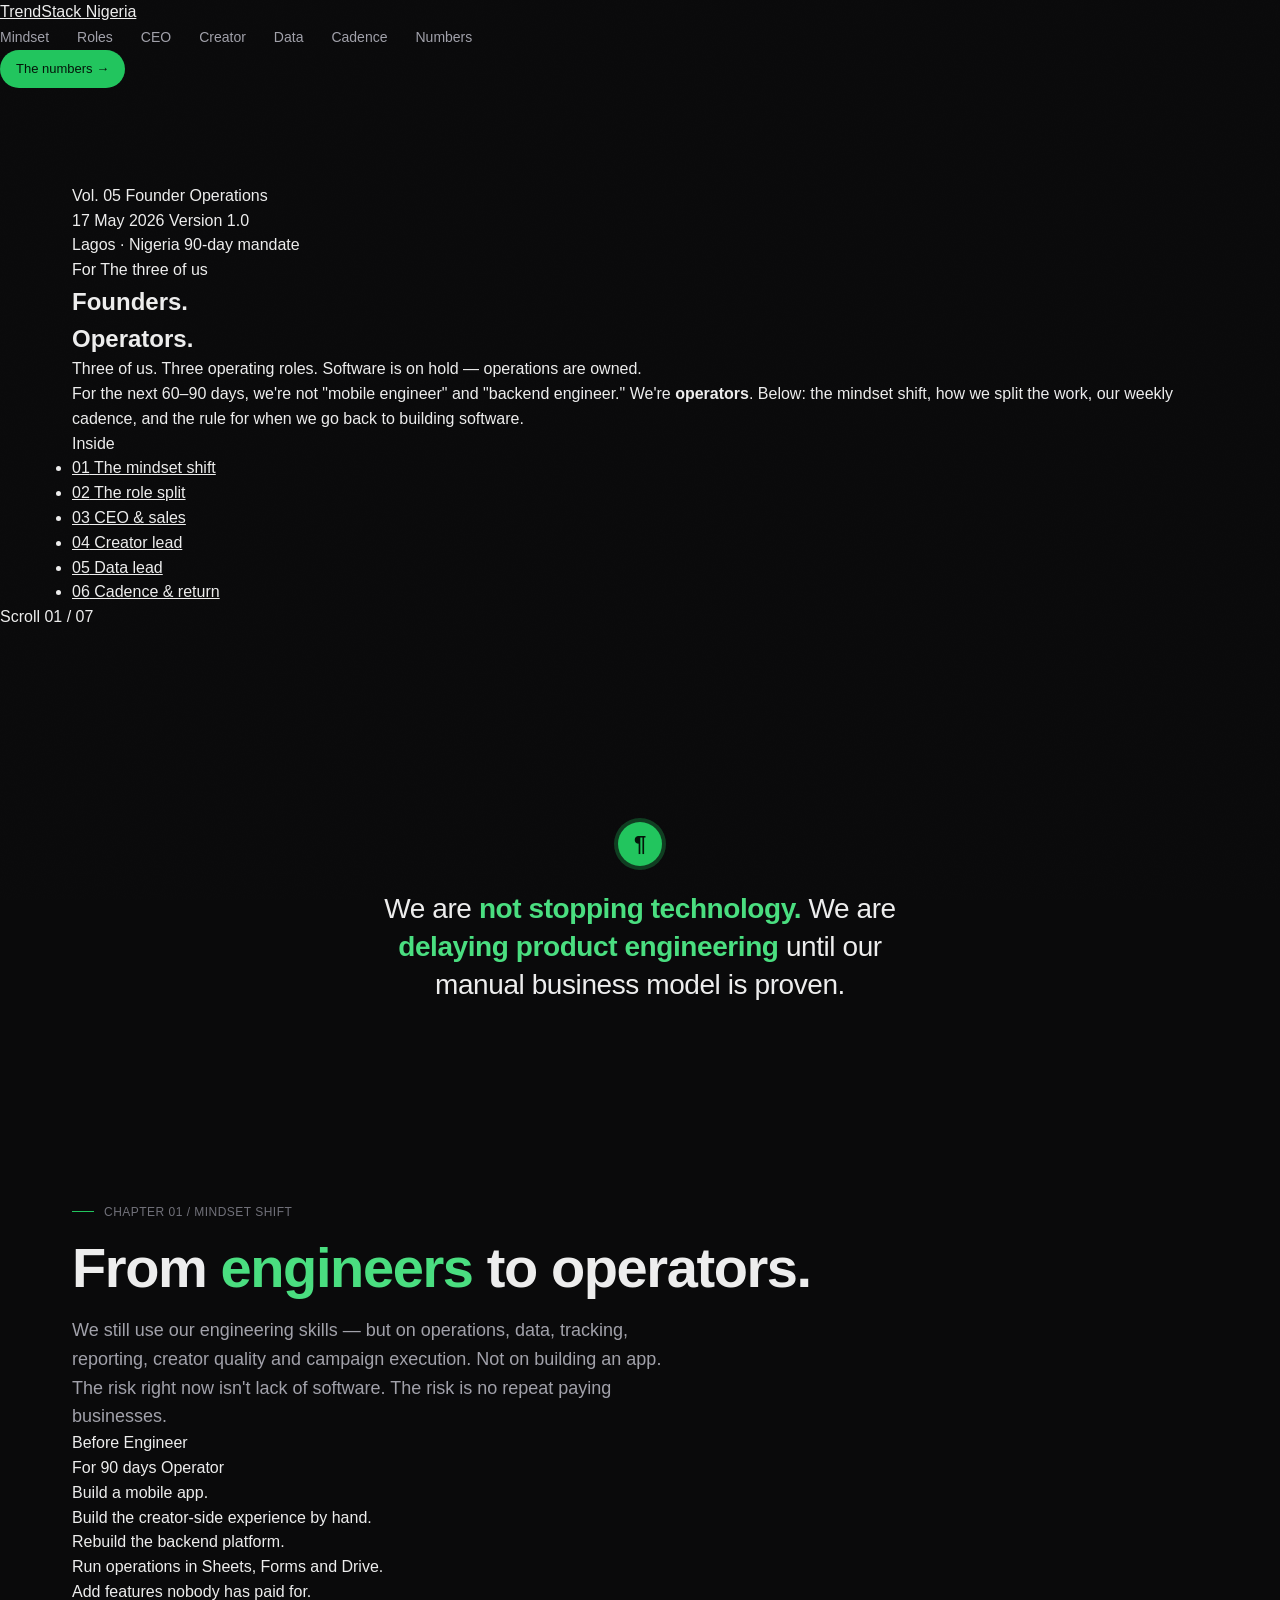
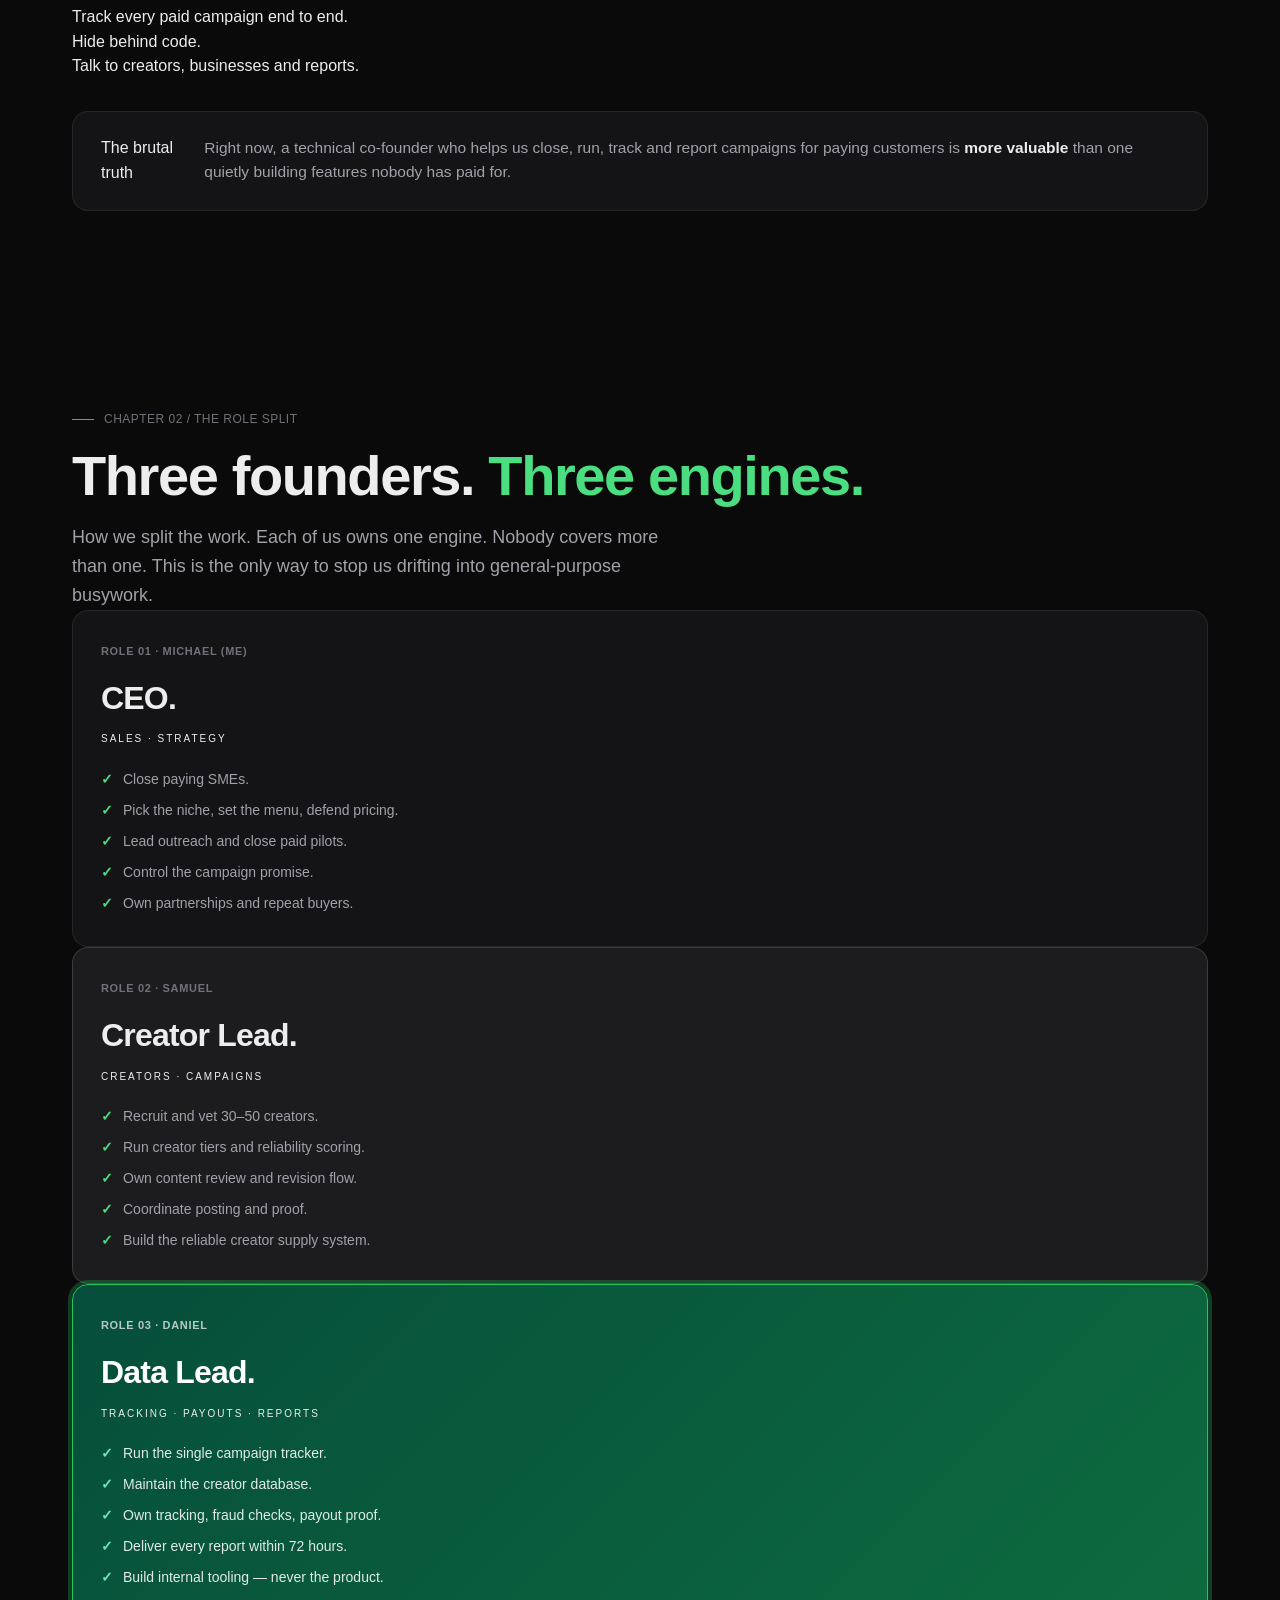
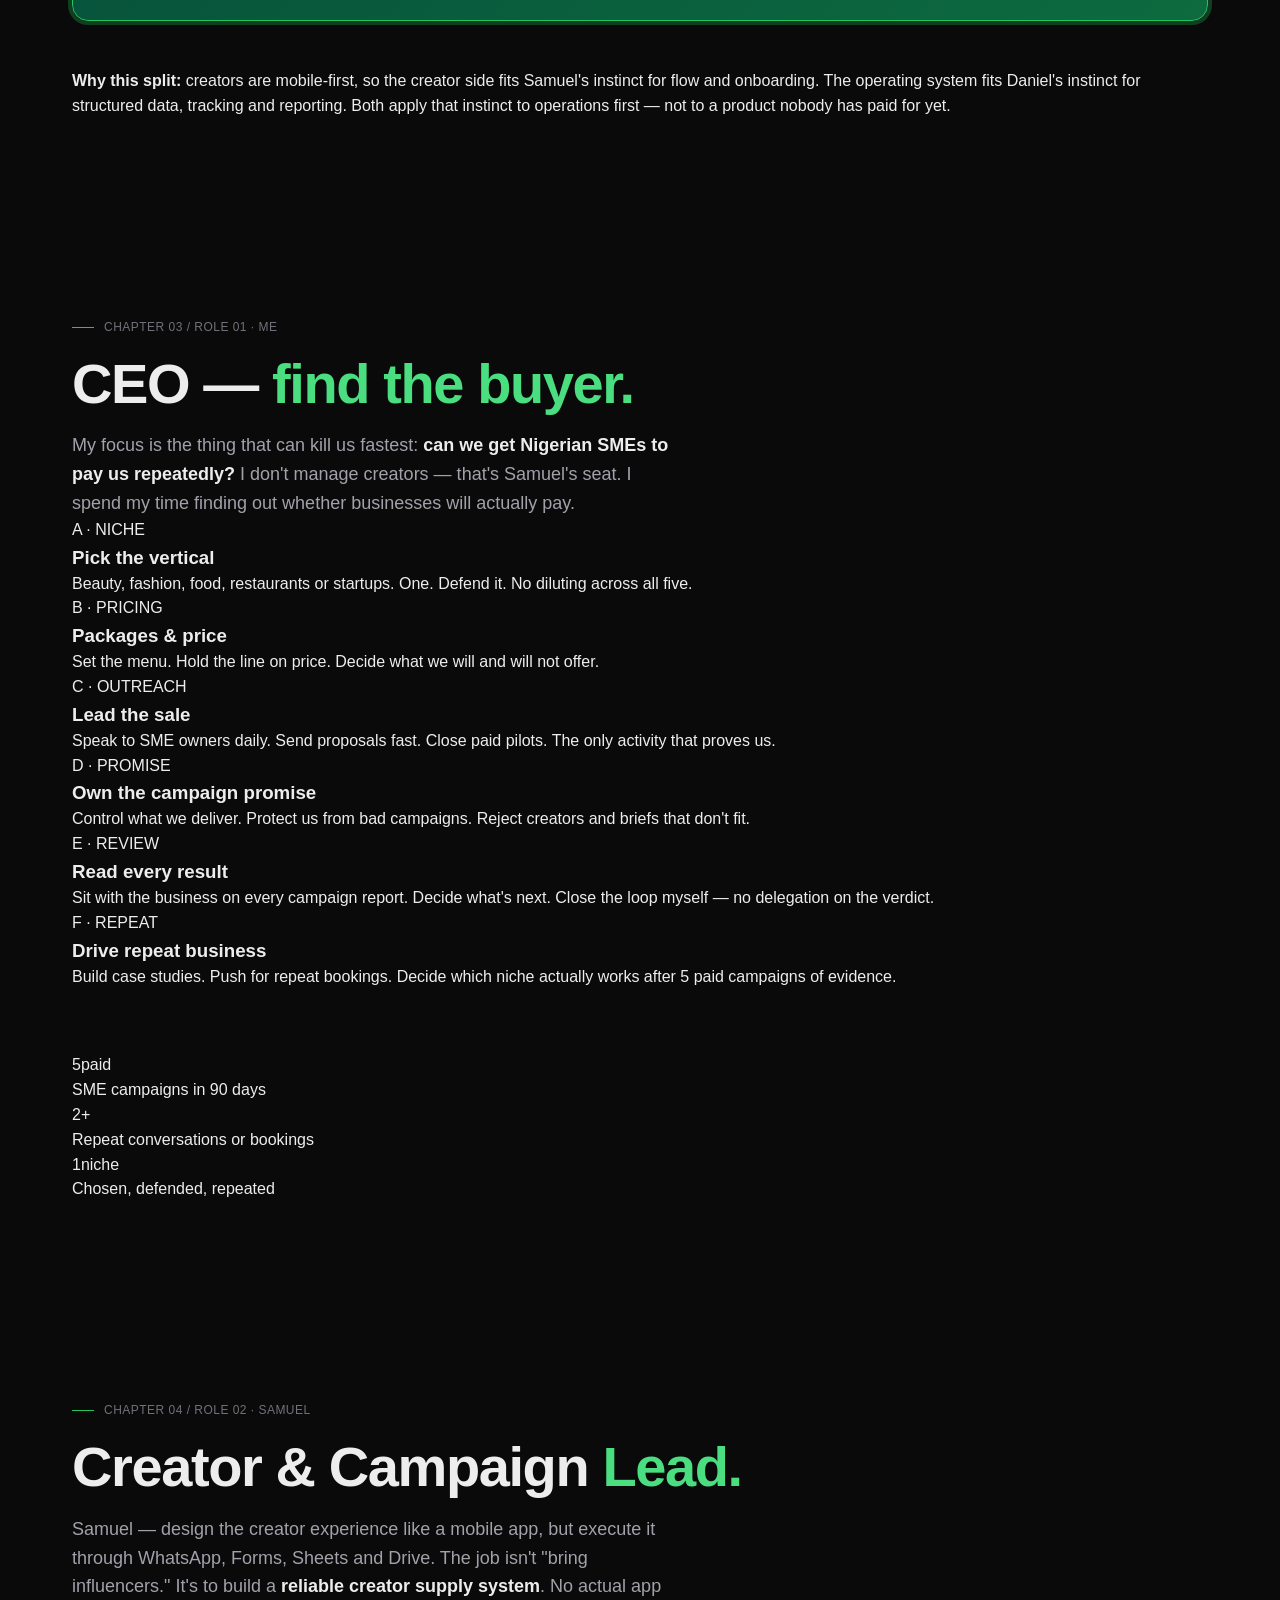
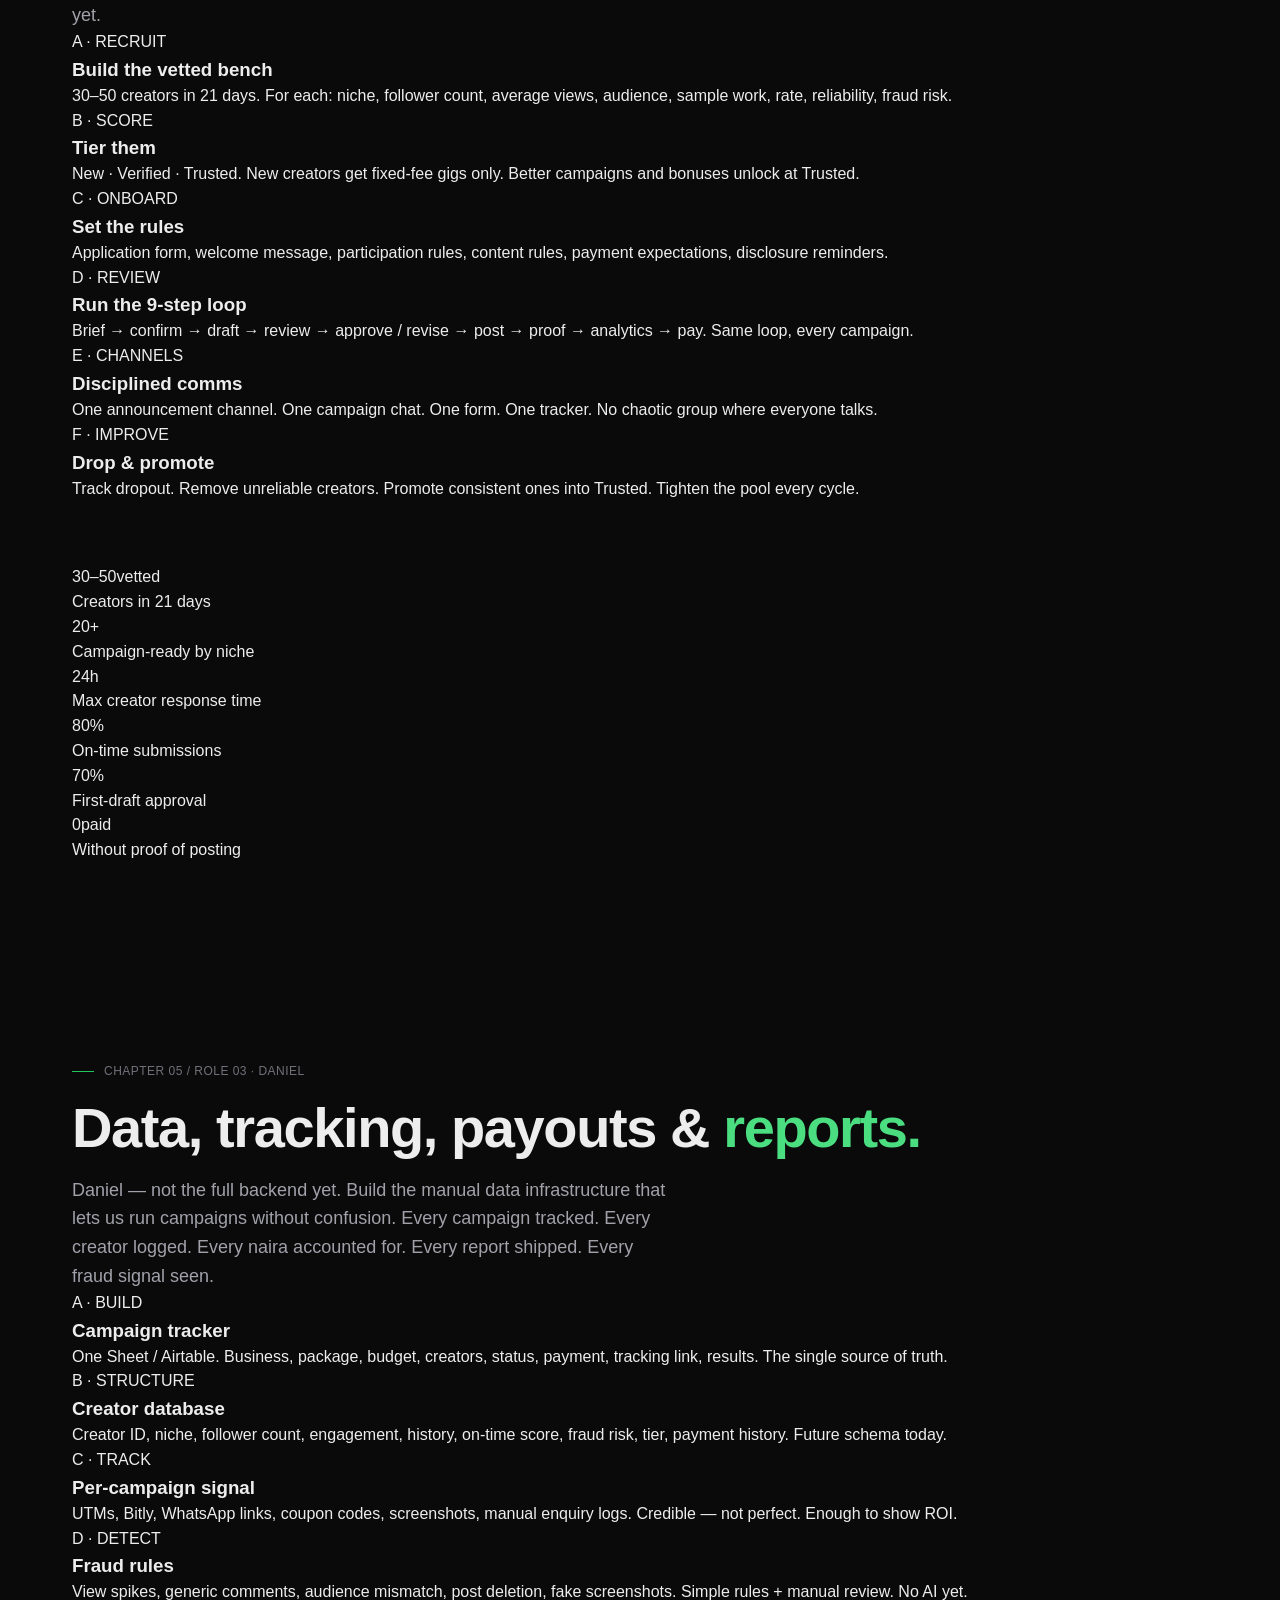
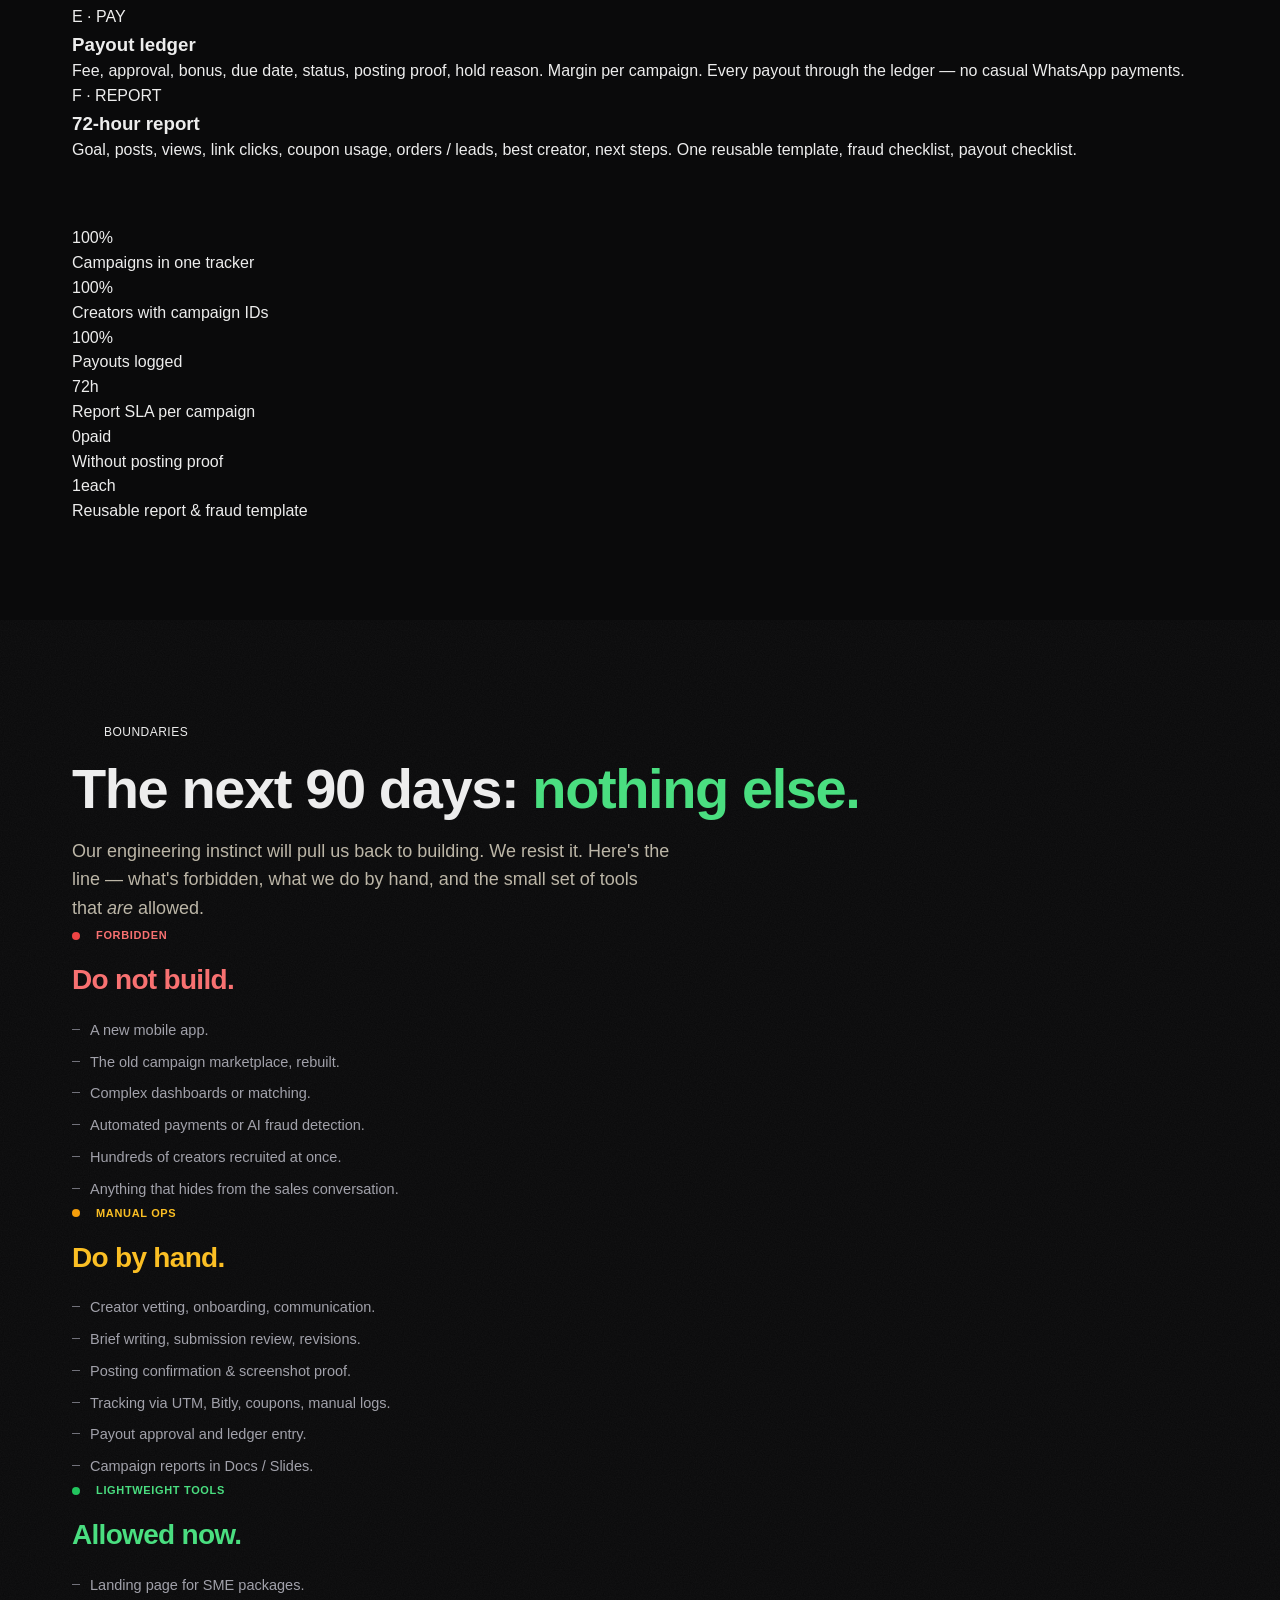
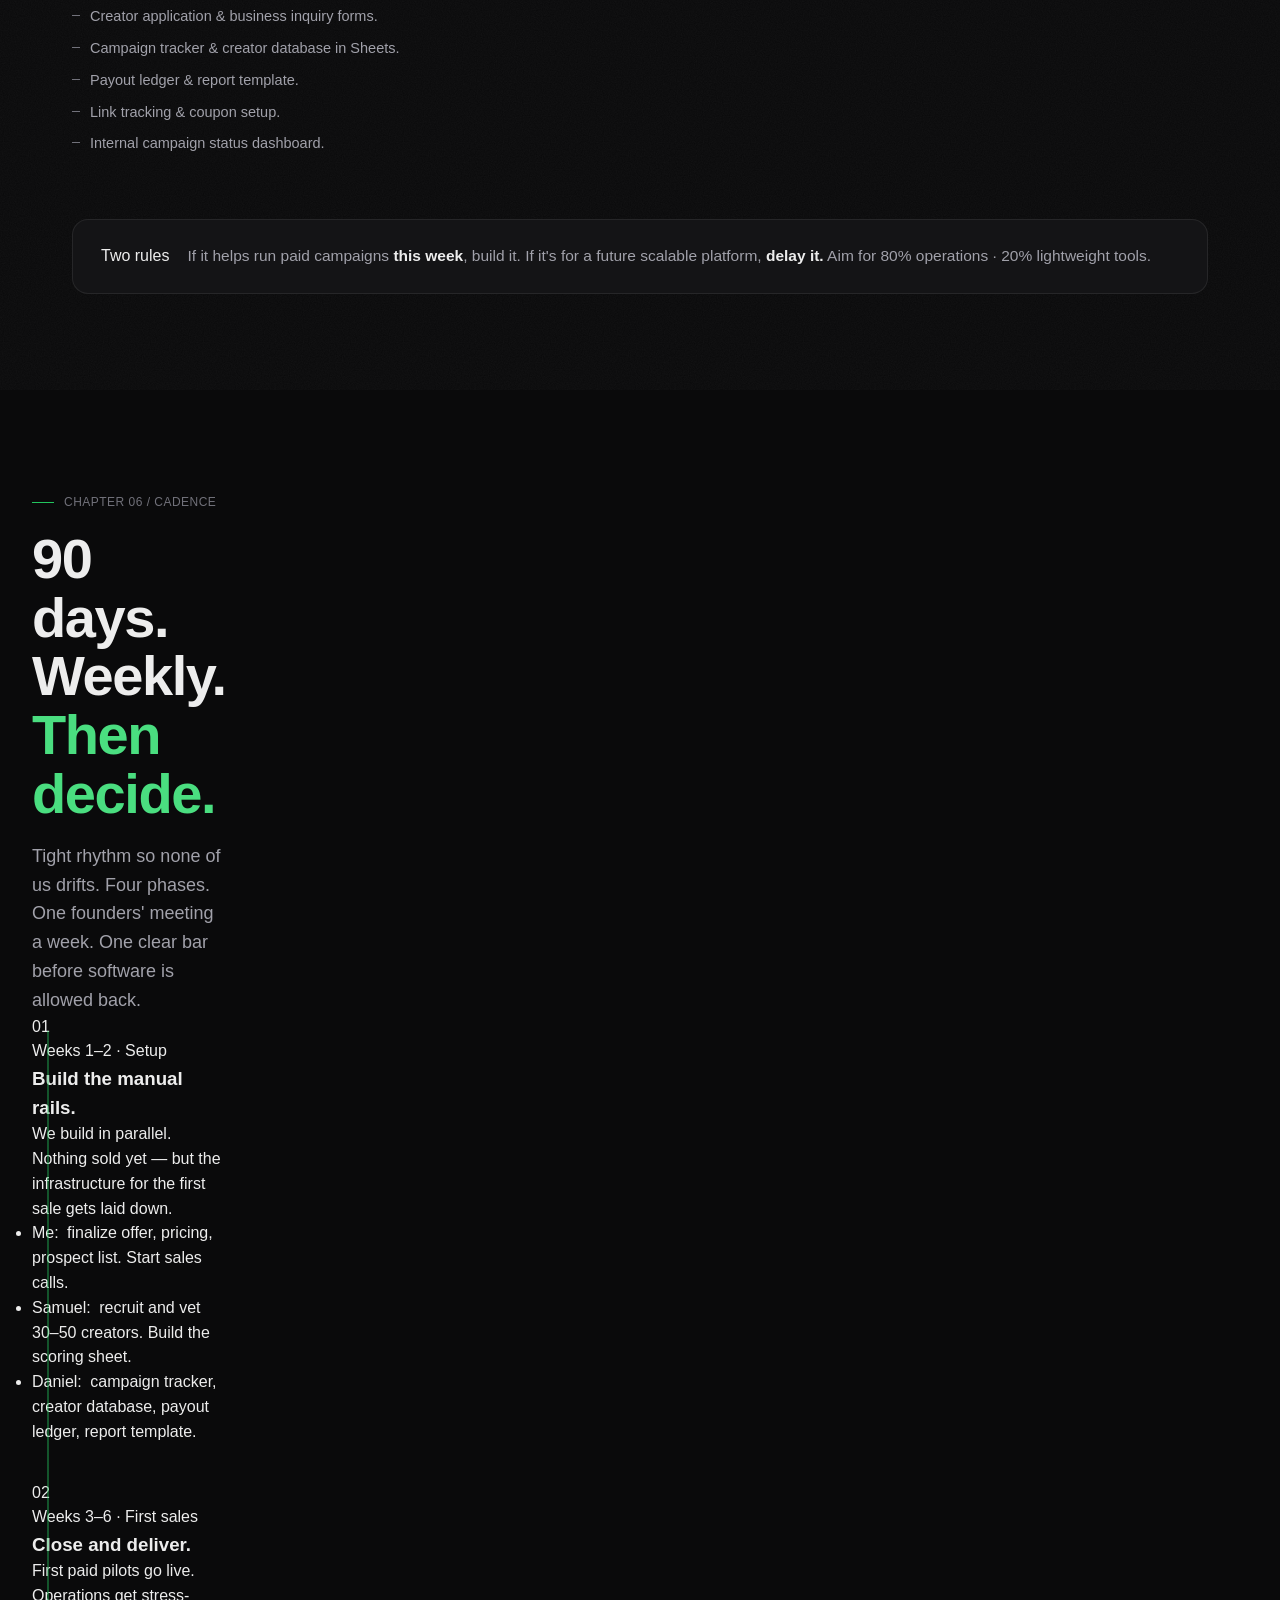
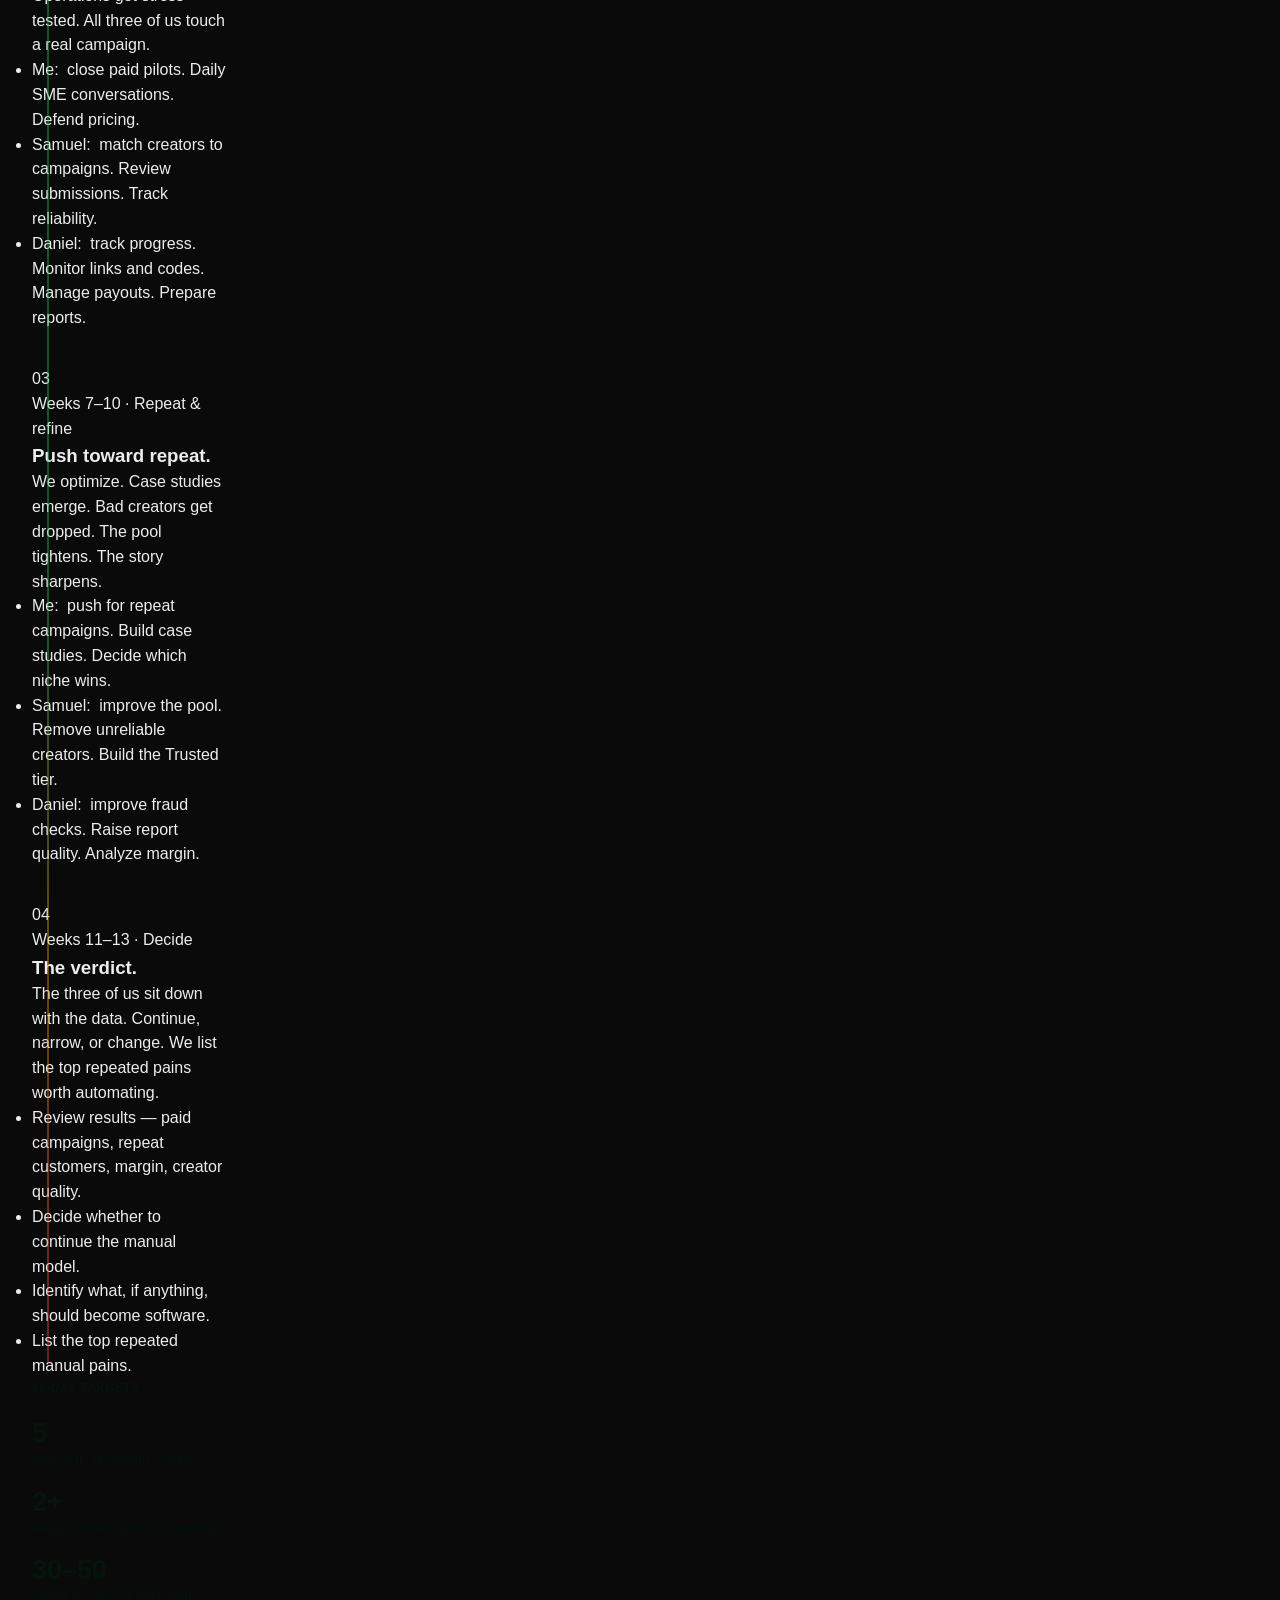
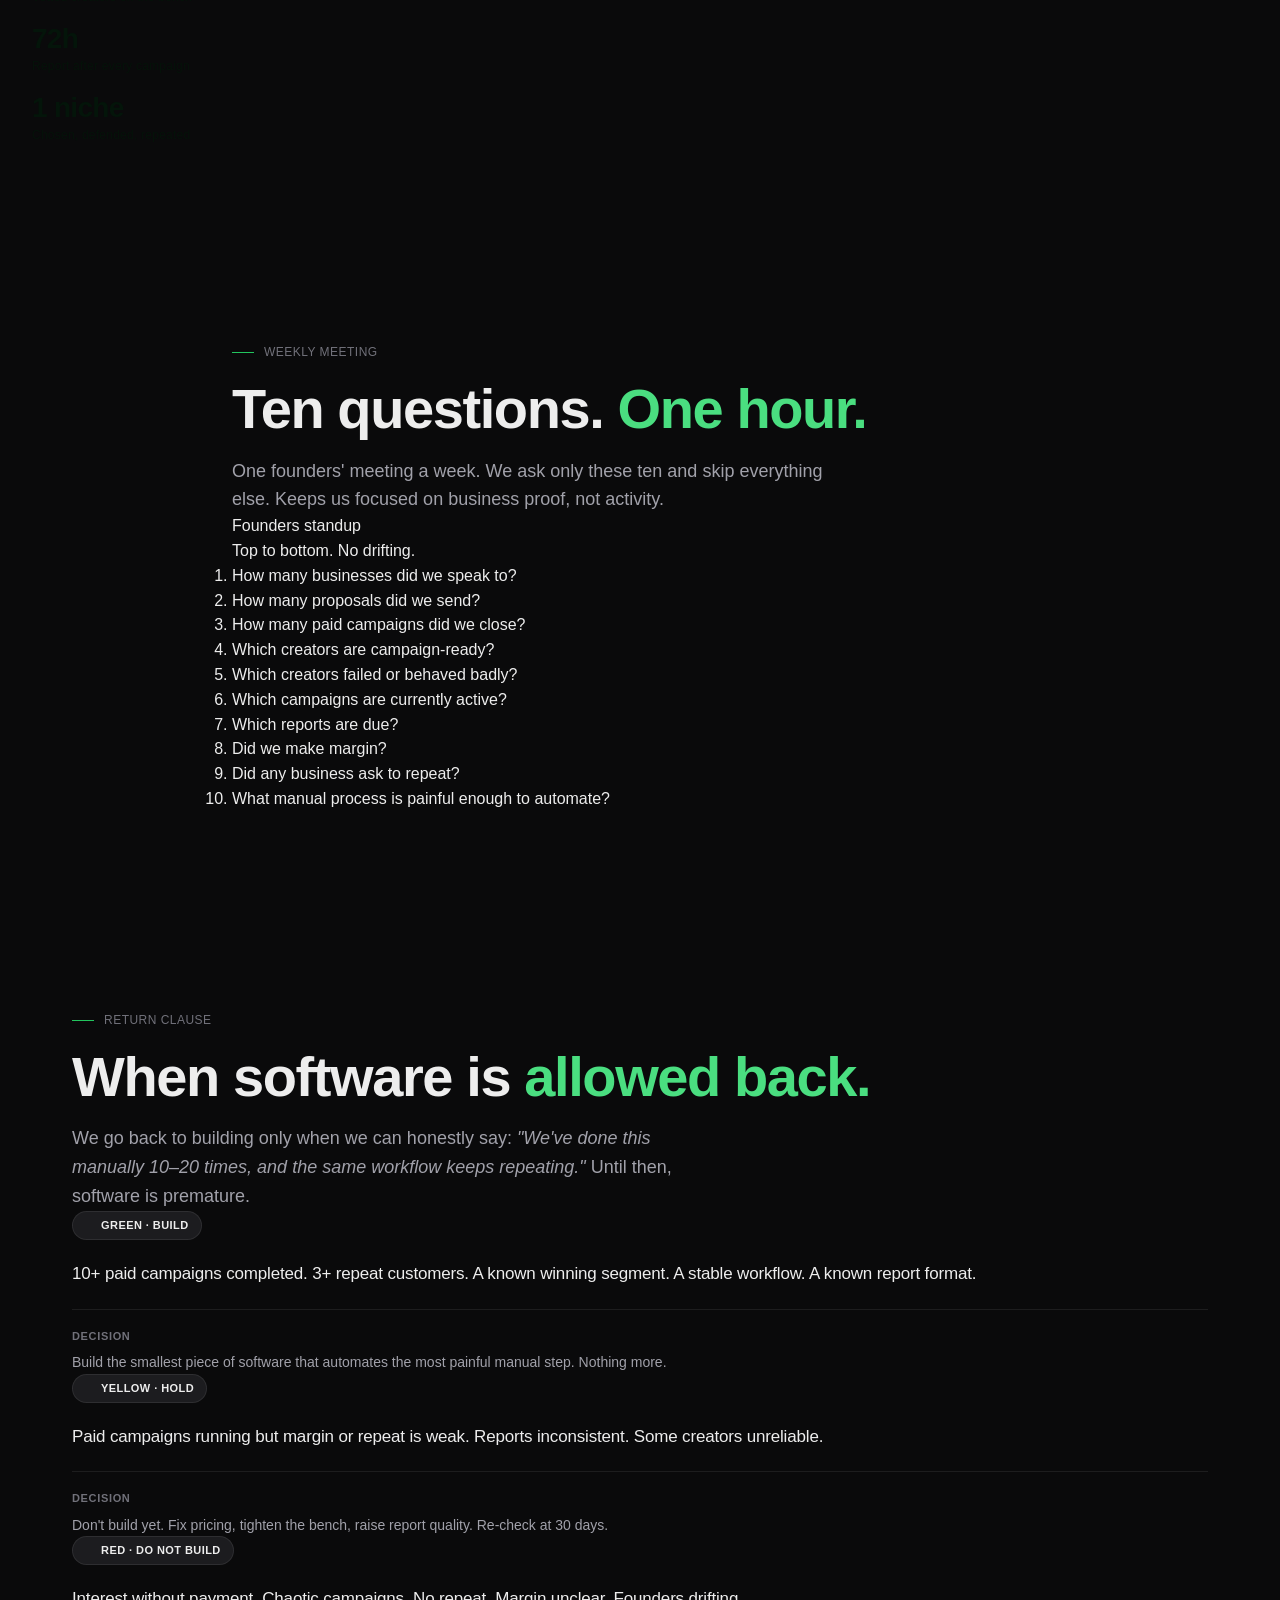
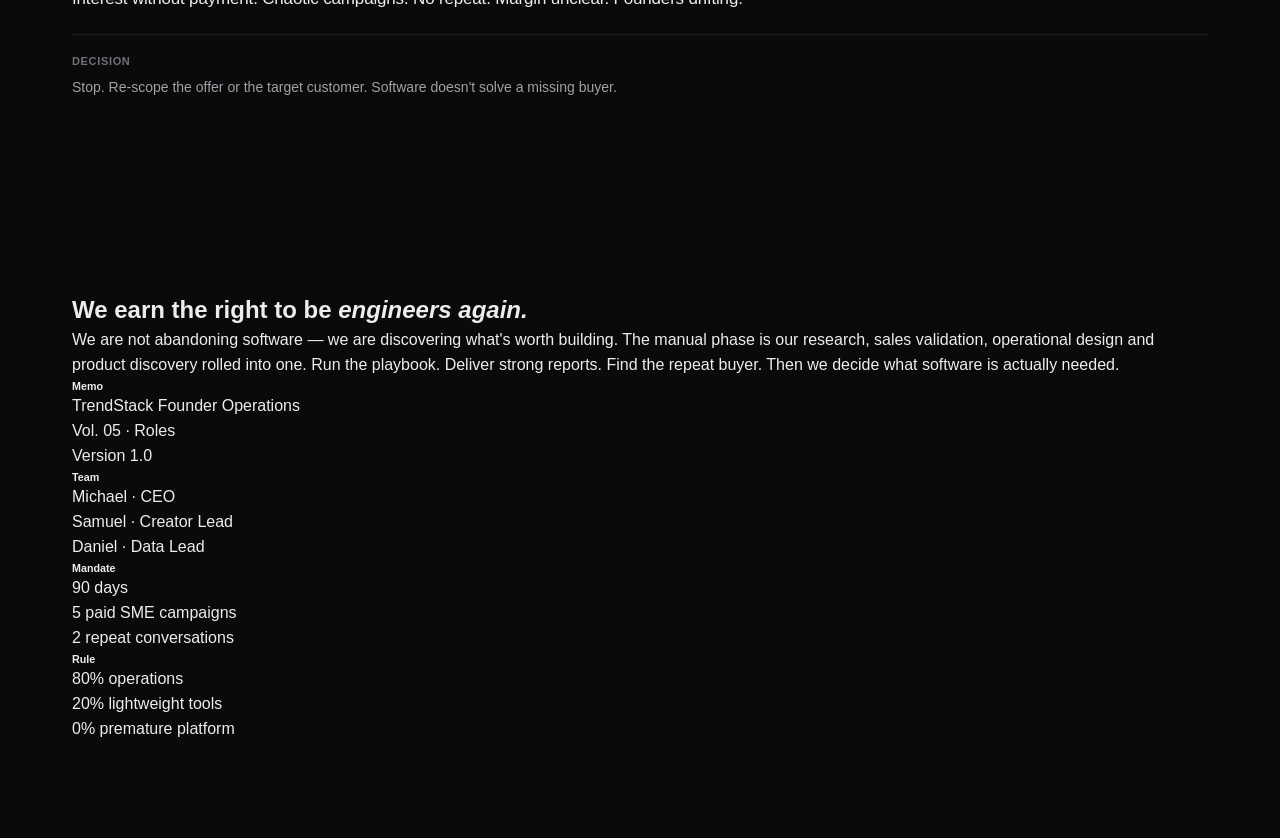
<file: trendstack-site/founders.html>
<!DOCTYPE html>
<html lang="en">
<head>
<meta charset="UTF-8" />
<meta name="viewport" content="width=device-width, initial-scale=1.0" />
<title>TrendStack Nigeria — Founder Operations</title>
<meta name="description" content="How the three of us split the next 90 days. Three roles, weekly cadence, the rule for when software is allowed back." />
<link rel="preconnect" href="https://fonts.googleapis.com" />
<link rel="preconnect" href="https://fonts.gstatic.com" crossorigin />
<link
  href="https://fonts.googleapis.com/css2?family=Fraunces:ital,opsz,wght,SOFT@0,9..144,300..900,0..100;1,9..144,300..900,0..100&family=DM+Sans:ital,opsz,wght@0,9..40,300..700;1,9..40,300..700&family=JetBrains+Mono:wght@400;500;600&display=swap"
  rel="stylesheet"
/>
<link rel="stylesheet" href="styles.css" />
<style>
  /* page-specific tweaks */
  .role-mission {
    font-family: var(--mono);
    font-size: 10px;
    letter-spacing: 0.2em;
    text-transform: uppercase;
    margin-bottom: 22px;
  }
  .tier-1 .role-mission { color: var(--rust); }
  .tier-2 .role-mission { color: var(--teal-deep); }
  .tier-3 .role-mission { color: var(--gold); }

  .metrics-row.cols-3 { grid-template-columns: repeat(3, 1fr); }
  @media (max-width: 720px) {
    .metrics-row.cols-3 { grid-template-columns: repeat(2, 1fr); }
  }

  .phase-bullets li b {
    color: var(--ink);
    font-weight: 500;
    margin-right: 4px;
  }

  .boundaries-section {
    background: var(--slab);
    color: var(--ink);
    position: relative;
    overflow: hidden;
  }
  .boundaries-section::before {
    content: "";
    position: absolute;
    inset: 0;
    background-image: url("data:image/svg+xml;utf8,<svg xmlns='http://www.w3.org/2000/svg' width='200' height='200'><filter id='n'><feTurbulence type='fractalNoise' baseFrequency='0.85' numOctaves='2' seed='4'/><feColorMatrix values='0 0 0 0 1 0 0 0 0 1 0 0 0 0 1 0 0 0 0.04 0'/></filter><rect width='200' height='200' filter='url(%23n)'/></svg>");
    pointer-events: none;
  }
  .boundaries-section .section-tag { color: var(--teal-soft); }
  .boundaries-section .section-tag::before { background: var(--teal-soft); }
  .boundaries-section .section-lede { color: rgba(237, 229, 210, 0.78); }
</style>
</head>
<body>

<div class="scroll-progress" id="scrollProgress"></div>

<!-- TOP NAV -->
<header class="top-nav">
  <div class="top-nav-inner">
    <a href="index.html" class="brand">
      <span class="brand-mark"></span>
      TrendStack Nigeria
    </a>
    <ul class="nav-links">
      <li><a href="#mindset" data-num="01">Mindset</a></li>
      <li><a href="#roles" data-num="02">Roles</a></li>
      <li><a href="#ceo" data-num="03">CEO</a></li>
      <li><a href="#creator-lead" data-num="04">Creator</a></li>
      <li><a href="#data-lead" data-num="05">Data</a></li>
      <li><a href="#cadence" data-num="06">Cadence</a></li>
      <li><a href="economics.html" data-num="07">Numbers</a></li>
    </ul>
    <a href="economics.html" class="nav-cta">The numbers →</a>
  </div>
</header>

<!-- COVER -->
<section class="cover" id="top">
  <div class="container">
    <div class="cover-grid">
      <div class="cover-meta">
        <div class="cover-meta-block">
          <span>Vol. 05</span>
          <span>Founder Operations</span>
        </div>
        <div class="cover-meta-block">
          <span>17 May 2026</span>
          <span>Version 1.0</span>
        </div>
        <div class="cover-meta-block">
          <span>Lagos · Nigeria</span>
          <span>90-day mandate</span>
        </div>
        <div class="cover-meta-block">
          <span>For</span>
          <span>The three of us</span>
        </div>
      </div>

      <div class="cover-title-row">
        <div>
          <h1 class="cover-title">
            <span class="word">Founders.</span><br />
            <span class="word italic">Operators.</span>
          </h1>
        </div>
        <p class="cover-subtitle">
          Three of us. Three operating roles. Software is on hold —
          operations are owned.
        </p>
      </div>

      <div class="cover-bottom">
        <p class="cover-blurb">
          For the next 60–90 days, we're not "mobile engineer" and
          "backend engineer." We're <strong>operators</strong>. Below:
          the mindset shift, how we split the work, our weekly cadence,
          and the rule for when we go back to building software.
        </p>
        <div class="cover-toc">
          <div class="cover-toc-label">Inside</div>
          <ul class="cover-toc-list">
            <li><a href="#mindset"><span class="num">01</span> The mindset shift</a></li>
            <li><a href="#roles"><span class="num">02</span> The role split</a></li>
            <li><a href="#ceo"><span class="num">03</span> CEO &amp; sales</a></li>
            <li><a href="#creator-lead"><span class="num">04</span> Creator lead</a></li>
            <li><a href="#data-lead"><span class="num">05</span> Data lead</a></li>
            <li><a href="#cadence"><span class="num">06</span> Cadence &amp; return</a></li>
          </ul>
        </div>
      </div>
    </div>
  </div>

  <div class="scroll-cue">
    <span>Scroll</span>
    <span class="scroll-cue-line"></span>
    <span>00 / 07</span>
  </div>
</section>

<!-- PRINCIPLE -->
<section class="principle">
  <div class="container">
    <div class="principle-inner">
      <div class="principle-mark">¶</div>
      <p class="principle-text">
        We are <strong>not stopping technology.</strong>
        We are <strong>delaying product engineering</strong> until our
        manual business model is proven.
      </p>
    </div>
  </div>
</section>

<!-- 01 MINDSET -->
<section id="mindset">
  <div class="container">
    <div class="reveal">
      <div class="section-tag">Chapter 01 / Mindset shift</div>
      <h2 class="section-title">From <em>engineers</em> to operators.</h2>
      <p class="section-lede">
        We still use our engineering skills — but on operations, data,
        tracking, reporting, creator quality and campaign execution.
        Not on building an app. The risk right now isn't lack of
        software. The risk is no repeat paying businesses.
      </p>
    </div>

    <div class="pivot-grid reveal">
      <div class="pivot-col-head from">
        <span class="label">Before</span>
        <span class="word">Engineer</span>
      </div>
      <div class="pivot-col-head to">
        <span class="label">For 90 days</span>
        <span class="word">Operator</span>
      </div>

      <div class="pivot-row">
        <div class="pivot-cell from">Build a mobile app.</div>
        <div class="pivot-cell to">Build the creator-side experience by hand.</div>
      </div>
      <div class="pivot-row">
        <div class="pivot-cell from">Rebuild the backend platform.</div>
        <div class="pivot-cell to">Run operations in Sheets, Forms and Drive.</div>
      </div>
      <div class="pivot-row">
        <div class="pivot-cell from">Add features nobody has paid for.</div>
        <div class="pivot-cell to">Track every paid campaign end to end.</div>
      </div>
      <div class="pivot-row">
        <div class="pivot-cell from">Hide behind code.</div>
        <div class="pivot-cell to">Talk to creators, businesses and reports.</div>
      </div>
    </div>

    <div class="callout reveal">
      <div class="callout-label">The brutal truth</div>
      <p class="callout-text">
        Right now, a technical co-founder who helps us close, run, track
        and report campaigns for paying customers is <strong>more valuable</strong>
        than one quietly building features nobody has paid for.
      </p>
    </div>
  </div>
</section>

<!-- 02 ROLES -->
<section id="roles" class="reasons">
  <div class="container">
    <div class="reveal">
      <div class="section-tag">Chapter 02 / The role split</div>
      <h2 class="section-title">Three founders. <em>Three engines.</em></h2>
      <p class="section-lede">
        How we split the work. Each of us owns one engine. Nobody covers
        more than one. This is the only way to stop us drifting into
        general-purpose busywork.
      </p>
    </div>

    <div class="tiers-grid reveal">
      <div class="tier tier-1">
        <div class="tier-badge">Role 01 · Michael (me)</div>
        <h3 class="tier-name">CEO.</h3>
        <div class="role-mission">Sales · Strategy</div>
        <ul class="tier-list">
          <li>Close paying SMEs.</li>
          <li>Pick the niche, set the menu, defend pricing.</li>
          <li>Lead outreach and close paid pilots.</li>
          <li>Control the campaign promise.</li>
          <li>Own partnerships and repeat buyers.</li>
        </ul>
      </div>
      <div class="tier tier-2">
        <div class="tier-badge">Role 02 · Samuel</div>
        <h3 class="tier-name">Creator Lead.</h3>
        <div class="role-mission">Creators · Campaigns</div>
        <ul class="tier-list">
          <li>Recruit and vet 30–50 creators.</li>
          <li>Run creator tiers and reliability scoring.</li>
          <li>Own content review and revision flow.</li>
          <li>Coordinate posting and proof.</li>
          <li>Build the reliable creator supply system.</li>
        </ul>
      </div>
      <div class="tier tier-3">
        <div class="tier-badge">Role 03 · Daniel</div>
        <h3 class="tier-name">Data Lead.</h3>
        <div class="role-mission">Tracking · Payouts · Reports</div>
        <ul class="tier-list">
          <li>Run the single campaign tracker.</li>
          <li>Maintain the creator database.</li>
          <li>Own tracking, fraud checks, payout proof.</li>
          <li>Deliver every report within 72 hours.</li>
          <li>Build internal tooling — never the product.</li>
        </ul>
      </div>
    </div>

    <div class="payment-rule reveal" style="margin-top:48px;">
      <strong>Why this split:</strong> creators are mobile-first, so the
      creator side fits Samuel's instinct for flow and onboarding. The
      operating system fits Daniel's instinct for structured data,
      tracking and reporting. Both apply that instinct to operations
      first — not to a product nobody has paid for yet.
    </div>
  </div>
</section>

<!-- 03 CEO -->
<section id="ceo">
  <div class="container">
    <div class="reveal">
      <div class="section-tag">Chapter 03 / Role 01 · Me</div>
      <h2 class="section-title">CEO — <em>find the buyer.</em></h2>
      <p class="section-lede">
        My focus is the thing that can kill us fastest:
        <strong style="color:var(--ink);">can we get Nigerian SMEs to pay us repeatedly?</strong>
        I don't manage creators — that's Samuel's seat. I spend my time
        finding out whether businesses will actually pay.
      </p>
    </div>

    <div class="reasons-grid reveal">
      <div class="reason">
        <div class="reason-num">A · NICHE</div>
        <h3 class="reason-title">Pick the vertical</h3>
        <p class="reason-desc">
          Beauty, fashion, food, restaurants or startups. One. Defend
          it. No diluting across all five.
        </p>
      </div>
      <div class="reason">
        <div class="reason-num">B · PRICING</div>
        <h3 class="reason-title">Packages &amp; price</h3>
        <p class="reason-desc">
          Set the menu. Hold the line on price. Decide what we will
          and will not offer.
        </p>
      </div>
      <div class="reason">
        <div class="reason-num">C · OUTREACH</div>
        <h3 class="reason-title">Lead the sale</h3>
        <p class="reason-desc">
          Speak to SME owners daily. Send proposals fast. Close paid
          pilots. The only activity that proves us.
        </p>
      </div>
      <div class="reason">
        <div class="reason-num">D · PROMISE</div>
        <h3 class="reason-title">Own the campaign promise</h3>
        <p class="reason-desc">
          Control what we deliver. Protect us from bad campaigns.
          Reject creators and briefs that don't fit.
        </p>
      </div>
      <div class="reason">
        <div class="reason-num">E · REVIEW</div>
        <h3 class="reason-title">Read every result</h3>
        <p class="reason-desc">
          Sit with the business on every campaign report. Decide what's
          next. Close the loop myself — no delegation on the verdict.
        </p>
      </div>
      <div class="reason">
        <div class="reason-num">F · REPEAT</div>
        <h3 class="reason-title">Drive repeat business</h3>
        <p class="reason-desc">
          Build case studies. Push for repeat bookings. Decide which
          niche actually works after 5 paid campaigns of evidence.
        </p>
      </div>
    </div>

    <div class="metrics-row cols-3 reveal" style="margin-top:64px;">
      <div class="metric">
        <div class="metric-value">5<span class="unit">paid</span></div>
        <div class="metric-label">SME campaigns in 90 days</div>
      </div>
      <div class="metric">
        <div class="metric-value">2<span class="unit">+</span></div>
        <div class="metric-label">Repeat conversations or bookings</div>
      </div>
      <div class="metric">
        <div class="metric-value">1<span class="unit">niche</span></div>
        <div class="metric-label">Chosen, defended, repeated</div>
      </div>
    </div>
  </div>
</section>

<!-- 04 CREATOR LEAD -->
<section id="creator-lead" class="reasons">
  <div class="container">
    <div class="reveal">
      <div class="section-tag">Chapter 04 / Role 02 · Samuel</div>
      <h2 class="section-title">Creator &amp; Campaign <em>Lead.</em></h2>
      <p class="section-lede">
        Samuel — design the creator experience like a mobile app, but
        execute it through WhatsApp, Forms, Sheets and Drive. The job
        isn't "bring influencers." It's to build a
        <strong style="color:var(--ink);">reliable creator supply system</strong>.
        No actual app yet.
      </p>
    </div>

    <div class="reasons-grid reveal">
      <div class="reason">
        <div class="reason-num">A · RECRUIT</div>
        <h3 class="reason-title">Build the vetted bench</h3>
        <p class="reason-desc">
          30–50 creators in 21 days. For each: niche, follower count,
          average views, audience, sample work, rate, reliability, fraud
          risk.
        </p>
      </div>
      <div class="reason">
        <div class="reason-num">B · SCORE</div>
        <h3 class="reason-title">Tier them</h3>
        <p class="reason-desc">
          New · Verified · Trusted. New creators get fixed-fee gigs
          only. Better campaigns and bonuses unlock at Trusted.
        </p>
      </div>
      <div class="reason">
        <div class="reason-num">C · ONBOARD</div>
        <h3 class="reason-title">Set the rules</h3>
        <p class="reason-desc">
          Application form, welcome message, participation rules,
          content rules, payment expectations, disclosure reminders.
        </p>
      </div>
      <div class="reason">
        <div class="reason-num">D · REVIEW</div>
        <h3 class="reason-title">Run the 9-step loop</h3>
        <p class="reason-desc">
          Brief → confirm → draft → review → approve / revise → post →
          proof → analytics → pay. Same loop, every campaign.
        </p>
      </div>
      <div class="reason">
        <div class="reason-num">E · CHANNELS</div>
        <h3 class="reason-title">Disciplined comms</h3>
        <p class="reason-desc">
          One announcement channel. One campaign chat. One form. One
          tracker. No chaotic group where everyone talks.
        </p>
      </div>
      <div class="reason">
        <div class="reason-num">F · IMPROVE</div>
        <h3 class="reason-title">Drop &amp; promote</h3>
        <p class="reason-desc">
          Track dropout. Remove unreliable creators. Promote consistent
          ones into Trusted. Tighten the pool every cycle.
        </p>
      </div>
    </div>

    <div class="metrics-row reveal" style="margin-top:64px;">
      <div class="metric">
        <div class="metric-value">30–50<span class="unit">vetted</span></div>
        <div class="metric-label">Creators in 21 days</div>
      </div>
      <div class="metric">
        <div class="metric-value">20<span class="unit">+</span></div>
        <div class="metric-label">Campaign-ready by niche</div>
      </div>
      <div class="metric">
        <div class="metric-value">24<span class="unit">h</span></div>
        <div class="metric-label">Max creator response time</div>
      </div>
      <div class="metric">
        <div class="metric-value">80<span class="unit">%</span></div>
        <div class="metric-label">On-time submissions</div>
      </div>
      <div class="metric">
        <div class="metric-value">70<span class="unit">%</span></div>
        <div class="metric-label">First-draft approval</div>
      </div>
      <div class="metric">
        <div class="metric-value">0<span class="unit">paid</span></div>
        <div class="metric-label">Without proof of posting</div>
      </div>
    </div>
  </div>
</section>

<!-- 05 DATA LEAD -->
<section id="data-lead">
  <div class="container">
    <div class="reveal">
      <div class="section-tag">Chapter 05 / Role 03 · Daniel</div>
      <h2 class="section-title">Data, tracking, payouts &amp; <em>reports.</em></h2>
      <p class="section-lede">
        Daniel — not the full backend yet. Build the manual data
        infrastructure that lets us run campaigns without confusion.
        Every campaign tracked. Every creator logged. Every naira
        accounted for. Every report shipped. Every fraud signal seen.
      </p>
    </div>

    <div class="reasons-grid reveal">
      <div class="reason">
        <div class="reason-num">A · BUILD</div>
        <h3 class="reason-title">Campaign tracker</h3>
        <p class="reason-desc">
          One Sheet / Airtable. Business, package, budget, creators,
          status, payment, tracking link, results. The single source of truth.
        </p>
      </div>
      <div class="reason">
        <div class="reason-num">B · STRUCTURE</div>
        <h3 class="reason-title">Creator database</h3>
        <p class="reason-desc">
          Creator ID, niche, follower count, engagement, history, on-time
          score, fraud risk, tier, payment history. Future schema today.
        </p>
      </div>
      <div class="reason">
        <div class="reason-num">C · TRACK</div>
        <h3 class="reason-title">Per-campaign signal</h3>
        <p class="reason-desc">
          UTMs, Bitly, WhatsApp links, coupon codes, screenshots, manual
          enquiry logs. Credible — not perfect. Enough to show ROI.
        </p>
      </div>
      <div class="reason">
        <div class="reason-num">D · DETECT</div>
        <h3 class="reason-title">Fraud rules</h3>
        <p class="reason-desc">
          View spikes, generic comments, audience mismatch, post deletion,
          fake screenshots. Simple rules + manual review. No AI yet.
        </p>
      </div>
      <div class="reason">
        <div class="reason-num">E · PAY</div>
        <h3 class="reason-title">Payout ledger</h3>
        <p class="reason-desc">
          Fee, approval, bonus, due date, status, posting proof, hold
          reason. Margin per campaign. Every payout through the ledger —
          no casual WhatsApp payments.
        </p>
      </div>
      <div class="reason">
        <div class="reason-num">F · REPORT</div>
        <h3 class="reason-title">72-hour report</h3>
        <p class="reason-desc">
          Goal, posts, views, link clicks, coupon usage, orders / leads,
          best creator, next steps. One reusable template, fraud
          checklist, payout checklist.
        </p>
      </div>
    </div>

    <div class="metrics-row reveal" style="margin-top:64px;">
      <div class="metric">
        <div class="metric-value">100<span class="unit">%</span></div>
        <div class="metric-label">Campaigns in one tracker</div>
      </div>
      <div class="metric">
        <div class="metric-value">100<span class="unit">%</span></div>
        <div class="metric-label">Creators with campaign IDs</div>
      </div>
      <div class="metric">
        <div class="metric-value">100<span class="unit">%</span></div>
        <div class="metric-label">Payouts logged</div>
      </div>
      <div class="metric">
        <div class="metric-value">72<span class="unit">h</span></div>
        <div class="metric-label">Report SLA per campaign</div>
      </div>
      <div class="metric">
        <div class="metric-value">0<span class="unit">paid</span></div>
        <div class="metric-label">Without posting proof</div>
      </div>
      <div class="metric">
        <div class="metric-value">1<span class="unit">each</span></div>
        <div class="metric-label">Reusable report &amp; fraud template</div>
      </div>
    </div>
  </div>
</section>

<!-- 06 BOUNDARIES -->
<section class="boundaries-section">
  <div class="container">
    <div class="reveal">
      <div class="section-tag">Boundaries</div>
      <h2 class="section-title" style="color:var(--ink);">The next 90 days: <em>nothing else.</em></h2>
      <p class="section-lede">
        Our engineering instinct will pull us back to building. We
        resist it. Here's the line — what's forbidden, what we do by
        hand, and the small set of tools that <em>are</em> allowed.
      </p>
    </div>

    <div class="sks-grid reveal">
      <div class="sks-col sks-stop">
        <div class="sks-tag"><span class="dot"></span>Forbidden</div>
        <h3 class="sks-title">Do not build.</h3>
        <ul class="sks-list">
          <li>A new mobile app.</li>
          <li>The old campaign marketplace, rebuilt.</li>
          <li>Complex dashboards or matching.</li>
          <li>Automated payments or AI fraud detection.</li>
          <li>Hundreds of creators recruited at once.</li>
          <li>Anything that hides from the sales conversation.</li>
        </ul>
      </div>
      <div class="sks-col sks-keep">
        <div class="sks-tag"><span class="dot"></span>Manual ops</div>
        <h3 class="sks-title">Do by hand.</h3>
        <ul class="sks-list">
          <li>Creator vetting, onboarding, communication.</li>
          <li>Brief writing, submission review, revisions.</li>
          <li>Posting confirmation &amp; screenshot proof.</li>
          <li>Tracking via UTM, Bitly, coupons, manual logs.</li>
          <li>Payout approval and ledger entry.</li>
          <li>Campaign reports in Docs / Slides.</li>
        </ul>
      </div>
      <div class="sks-col sks-start">
        <div class="sks-tag"><span class="dot"></span>Lightweight tools</div>
        <h3 class="sks-title">Allowed now.</h3>
        <ul class="sks-list">
          <li>Landing page for SME packages.</li>
          <li>Creator application &amp; business inquiry forms.</li>
          <li>Campaign tracker &amp; creator database in Sheets.</li>
          <li>Payout ledger &amp; report template.</li>
          <li>Link tracking &amp; coupon setup.</li>
          <li>Internal campaign status dashboard.</li>
        </ul>
      </div>
    </div>

    <div class="callout reveal" style="margin-top:64px;">
      <div class="callout-label">Two rules</div>
      <p class="callout-text">
        If it helps run paid campaigns <strong>this week</strong>, build it.
        If it's for a future scalable platform, <strong>delay it.</strong>
        Aim for 80&#37; operations · 20&#37; lightweight tools.
      </p>
    </div>
  </div>
</section>

<!-- 07 CADENCE -->
<section id="cadence" class="workflow">
  <div class="container">
    <div class="reveal">
      <div class="section-tag">Chapter 06 / Cadence</div>
      <h2 class="section-title">90 days. Weekly. <em>Then decide.</em></h2>
      <p class="section-lede">
        Tight rhythm so none of us drifts. Four phases. One founders'
        meeting a week. One clear bar before software is allowed back.
      </p>
    </div>

    <div class="timeline-wrapper reveal">
      <div class="timeline">
        <div class="phase">
          <div class="phase-dot">01</div>
          <div class="phase-days">Weeks 1–2 · Setup</div>
          <h3 class="phase-title">Build the manual rails.</h3>
          <p class="phase-desc">
            We build in parallel. Nothing sold yet — but the
            infrastructure for the first sale gets laid down.
          </p>
          <ul class="phase-bullets">
            <li><b>Me:</b> finalize offer, pricing, prospect list. Start sales calls.</li>
            <li><b>Samuel:</b> recruit and vet 30–50 creators. Build the scoring sheet.</li>
            <li><b>Daniel:</b> campaign tracker, creator database, payout ledger, report template.</li>
          </ul>
        </div>
        <div class="phase">
          <div class="phase-dot">02</div>
          <div class="phase-days">Weeks 3–6 · First sales</div>
          <h3 class="phase-title">Close and deliver.</h3>
          <p class="phase-desc">
            First paid pilots go live. Operations get stress-tested.
            All three of us touch a real campaign.
          </p>
          <ul class="phase-bullets">
            <li><b>Me:</b> close paid pilots. Daily SME conversations. Defend pricing.</li>
            <li><b>Samuel:</b> match creators to campaigns. Review submissions. Track reliability.</li>
            <li><b>Daniel:</b> track progress. Monitor links and codes. Manage payouts. Prepare reports.</li>
          </ul>
        </div>
        <div class="phase">
          <div class="phase-dot">03</div>
          <div class="phase-days">Weeks 7–10 · Repeat &amp; refine</div>
          <h3 class="phase-title">Push toward repeat.</h3>
          <p class="phase-desc">
            We optimize. Case studies emerge. Bad creators get dropped.
            The pool tightens. The story sharpens.
          </p>
          <ul class="phase-bullets">
            <li><b>Me:</b> push for repeat campaigns. Build case studies. Decide which niche wins.</li>
            <li><b>Samuel:</b> improve the pool. Remove unreliable creators. Build the Trusted tier.</li>
            <li><b>Daniel:</b> improve fraud checks. Raise report quality. Analyze margin.</li>
          </ul>
        </div>
        <div class="phase">
          <div class="phase-dot">04</div>
          <div class="phase-days">Weeks 11–13 · Decide</div>
          <h3 class="phase-title">The verdict.</h3>
          <p class="phase-desc">
            The three of us sit down with the data. Continue, narrow, or
            change. We list the top repeated pains worth automating.
          </p>
          <ul class="phase-bullets">
            <li>Review results — paid campaigns, repeat customers, margin, creator quality.</li>
            <li>Decide whether to continue the manual model.</li>
            <li>Identify what, if anything, should become software.</li>
            <li>List the top repeated manual pains.</li>
          </ul>
        </div>
      </div>

      <aside class="targets-card">
        <div class="targets-label">90-day targets</div>
        <ul class="targets-list">
          <li class="target-item">
            <div class="target-value">5</div>
            <div class="target-name">Paid SME campaigns closed</div>
          </li>
          <li class="target-item">
            <div class="target-value">2+</div>
            <div class="target-name">Repeat conversations or bookings</div>
          </li>
          <li class="target-item">
            <div class="target-value">30–50</div>
            <div class="target-name">Vetted creators on the bench</div>
          </li>
          <li class="target-item">
            <div class="target-value">72h</div>
            <div class="target-name">Report after every campaign</div>
          </li>
          <li class="target-item">
            <div class="target-value">1 niche</div>
            <div class="target-name">Chosen, defended, repeated</div>
          </li>
        </ul>
      </aside>
    </div>
  </div>
</section>

<!-- WEEKLY RHYTHM -->
<section>
  <div class="container container-narrow">
    <div class="reveal">
      <div class="section-tag">Weekly meeting</div>
      <h2 class="section-title">Ten questions. <em>One hour.</em></h2>
      <p class="section-lede">
        One founders' meeting a week. We ask only these ten and skip
        everything else. Keeps us focused on business proof, not activity.
      </p>
    </div>

    <div class="discovery-card reveal">
      <div class="discovery-title">Founders standup</div>
      <p class="discovery-sub">Top to bottom. No drifting.</p>
      <ol class="discovery-list">
        <li>How many businesses did we speak to?</li>
        <li>How many proposals did we send?</li>
        <li>How many paid campaigns did we close?</li>
        <li>Which creators are campaign-ready?</li>
        <li>Which creators failed or behaved badly?</li>
        <li>Which campaigns are currently active?</li>
        <li>Which reports are due?</li>
        <li>Did we make margin?</li>
        <li>Did any business ask to repeat?</li>
        <li>What manual process is painful enough to automate?</li>
      </ol>
    </div>
  </div>
</section>

<!-- RETURN CLAUSE -->
<section class="reasons">
  <div class="container">
    <div class="reveal">
      <div class="section-tag">Return clause</div>
      <h2 class="section-title">When software is <em>allowed back.</em></h2>
      <p class="section-lede">
        We go back to building only when we can honestly say:
        <em>"We've done this manually 10–20 times, and the same workflow
        keeps repeating."</em> Until then, software is premature.
      </p>
    </div>

    <div class="scorecard-grid reveal">
      <div class="score-card green">
        <div class="score-tag"><span class="dot"></span>Green · build</div>
        <p class="score-evidence">
          10+ paid campaigns completed. 3+ repeat customers. A known
          winning segment. A stable workflow. A known report format.
        </p>
        <div class="score-decision">
          <span class="score-decision-label">Decision</span>
          Build the smallest piece of software that automates the most
          painful manual step. Nothing more.
        </div>
      </div>
      <div class="score-card yellow">
        <div class="score-tag"><span class="dot"></span>Yellow · hold</div>
        <p class="score-evidence">
          Paid campaigns running but margin or repeat is weak. Reports
          inconsistent. Some creators unreliable.
        </p>
        <div class="score-decision">
          <span class="score-decision-label">Decision</span>
          Don't build yet. Fix pricing, tighten the bench, raise report
          quality. Re-check at 30 days.
        </div>
      </div>
      <div class="score-card red">
        <div class="score-tag"><span class="dot"></span>Red · do not build</div>
        <p class="score-evidence">
          Interest without payment. Chaotic campaigns. No repeat. Margin
          unclear. Founders drifting.
        </p>
        <div class="score-decision">
          <span class="score-decision-label">Decision</span>
          Stop. Re-scope the offer or the target customer. Software
          doesn't solve a missing buyer.
        </div>
      </div>
    </div>
  </div>
</section>

<!-- CLOSING -->
<section class="closing">
  <div class="container">
    <div class="reveal">
      <h2 class="closing-title">We earn the right to be <em>engineers again.</em></h2>
      <p class="closing-blurb">
        We are not abandoning software — we are discovering what's worth
        building. The manual phase is our research, sales validation,
        operational design and product discovery rolled into one.
        Run the playbook. Deliver strong reports. Find the repeat
        buyer. Then we decide what software is actually needed.
      </p>
    </div>

    <div class="colophon">
      <div>
        <h6>Memo</h6>
        TrendStack Founder Operations<br />
        Vol. 05 · Roles<br />
        Version 1.0
      </div>
      <div>
        <h6>Team</h6>
        Michael · CEO<br />
        Samuel · Creator Lead<br />
        Daniel · Data Lead
      </div>
      <div>
        <h6>Mandate</h6>
        90 days<br />
        5 paid SME campaigns<br />
        2 repeat conversations
      </div>
      <div>
        <h6>Rule</h6>
        80&#37; operations<br />
        20&#37; lightweight tools<br />
        0&#37; premature platform
      </div>
    </div>
  </div>
</section>

<script>
  const progress = document.getElementById("scrollProgress");
  const updateProgress = () => {
    const h = document.documentElement;
    const scrolled = (h.scrollTop / (h.scrollHeight - h.clientHeight)) * 100;
    progress.style.width = scrolled + "%";
  };
  window.addEventListener("scroll", updateProgress, { passive: true });
  updateProgress();

  const io = new IntersectionObserver(
    (entries) => {
      entries.forEach((e) => {
        if (e.isIntersecting) {
          e.target.classList.add("in");
          io.unobserve(e.target);
        }
      });
    },
    { threshold: 0.12, rootMargin: "0px 0px -8% 0px" }
  );
  document.querySelectorAll(".reveal").forEach((el) => io.observe(el));

  const sections = document.querySelectorAll("section[id]");
  const cueCount = document.querySelector(".scroll-cue span:last-child");
  const total = String(sections.length).padStart(2, "0");
  if (cueCount) {
    const cueIO = new IntersectionObserver(
      (entries) => {
        entries.forEach((e) => {
          if (e.isIntersecting) {
            const idx = Array.from(sections).indexOf(e.target) + 1;
            cueCount.textContent = String(idx).padStart(2, "0") + " / " + total;
          }
        });
      },
      { threshold: 0.4 }
    );
    sections.forEach((s) => cueIO.observe(s));
  }
</script>

</body>
</html>
</file>
<file: trendstack-site/styles.css>
/* =========================================================
   TrendStack — Dark SaaS Design System
   ========================================================= */

*, *::before, *::after {
  box-sizing: border-box;
  margin: 0;
  padding: 0;
}

:root {
  /* Surfaces */
  --bg: #0a0a0b;
  --surface: #141416;
  --surface-2: #1c1c1f;
  --surface-3: #232327;

  /* Text */
  --ink: #ededed;
  --ink-soft: #a1a1aa;
  --ink-muted: #71717a;

  /* Borders */
  --border: rgba(255, 255, 255, 0.08);
  --border-strong: rgba(255, 255, 255, 0.14);

  /* Brand */
  --accent: #22c55e;
  --accent-deep: #4ade80;
  --accent-soft: rgba(34, 197, 94, 0.18);
  --accent-tint: rgba(34, 197, 94, 0.08);
  --accent-glow: rgba(34, 197, 94, 0.28);

  /* Status */
  --warning: #f59e0b;
  --warning-deep: #fbbf24;
  --warning-soft: rgba(245, 158, 11, 0.18);
  --warning-tint: rgba(245, 158, 11, 0.08);

  --danger: #ef4444;
  --danger-deep: #f87171;
  --danger-soft: rgba(239, 68, 68, 0.18);
  --danger-tint: rgba(239, 68, 68, 0.08);

  --info: #3b82f6;
  --info-soft: rgba(59, 130, 246, 0.18);

  /* Type */
  --font-sans: "Inter", -apple-system, BlinkMacSystemFont, "Segoe UI", sans-serif;
  --font-mono: "JetBrains Mono", "SF Mono", Menlo, monospace;

  /* Radius */
  --radius-sm: 6px;
  --radius: 10px;
  --radius-lg: 16px;
  --radius-xl: 22px;
  --radius-full: 9999px;

  /* Shadow — stronger on dark for visibility */
  --shadow-xs: 0 1px 2px rgba(0, 0, 0, 0.4);
  --shadow-sm: 0 2px 6px rgba(0, 0, 0, 0.45);
  --shadow: 0 6px 16px rgba(0, 0, 0, 0.5);
  --shadow-md: 0 12px 28px rgba(0, 0, 0, 0.55);
  --shadow-lg: 0 24px 48px rgba(0, 0, 0, 0.6);
  --shadow-glow: 0 0 0 4px var(--accent-glow);

  /* Layout */
  --container: 1200px;
  --container-narrow: 880px;
}

html {
  scroll-behavior: smooth;
  -webkit-text-size-adjust: 100%;
}

body {
  background: var(--bg);
  color: var(--ink);
  font-family: var(--font-sans);
  font-size: 16px;
  line-height: 1.55;
  -webkit-font-smoothing: antialiased;
  -moz-osx-font-smoothing: grayscale;
  text-rendering: optimizeLegibility;
  font-feature-settings: "cv11", "ss01";
  overflow-x: hidden;
}

::selection {
  background: var(--accent-soft);
  color: var(--accent-deep);
}

img, svg {
  max-width: 100%;
  height: auto;
  display: block;
}

a { color: inherit; }

section[id] { scroll-margin-top: 80px; }

/* Subtle global grain for warmth */
body::before {
  content: "";
  position: fixed;
  inset: 0;
  pointer-events: none;
  opacity: 0.4;
  z-index: 0;
  background-image: url("data:image/svg+xml;utf8,<svg xmlns='http://www.w3.org/2000/svg' width='200' height='200'><filter id='n'><feTurbulence type='fractalNoise' baseFrequency='0.9' numOctaves='2' seed='4'/><feColorMatrix values='0 0 0 0 1 0 0 0 0 1 0 0 0 0 1 0 0 0 0.025 0'/></filter><rect width='200' height='200' filter='url(%23n)'/></svg>");
}
body > * { position: relative; z-index: 1; }

/* =========================================================
   LAYOUT
   ========================================================= */
.container {
  width: 100%;
  max-width: var(--container);
  margin: 0 auto;
  padding: 0 32px;
}
.container-narrow {
  width: 100%;
  max-width: var(--container-narrow);
  margin: 0 auto;
  padding: 0 32px;
}

section {
  padding: 96px 0;
  position: relative;
}
section.tinted {
  background: var(--surface);
}
section.dark {
  background: linear-gradient(135deg, #000 0%, #051912 100%);
  color: var(--ink);
}

.section-head {
  margin-bottom: 56px;
  max-width: 700px;
}
.section-head.center {
  margin-left: auto;
  margin-right: auto;
  text-align: center;
}
.section-tag {
  display: inline-flex;
  align-items: center;
  gap: 10px;
  font-size: 12px;
  font-weight: 500;
  color: var(--ink-muted);
  letter-spacing: 0.04em;
  text-transform: uppercase;
  margin-bottom: 18px;
}
.section-tag::before {
  content: "";
  width: 22px;
  height: 1px;
  background: var(--accent);
}

.section-title {
  font-size: clamp(32px, 5vw, 56px);
  font-weight: 700;
  line-height: 1.05;
  letter-spacing: -0.025em;
  color: var(--ink);
  margin-bottom: 18px;
}
.section-title em {
  font-style: normal;
  color: var(--accent-deep);
}

.section-lede {
  font-size: 18px;
  line-height: 1.6;
  color: var(--ink-soft);
  max-width: 60ch;
}

/* =========================================================
   NAV
   ========================================================= */
.nav {
  position: sticky;
  top: 0;
  z-index: 50;
  backdrop-filter: blur(14px) saturate(1.4);
  background: rgba(10, 10, 11, 0.72);
  border-bottom: 1px solid var(--border);
}
.nav-inner {
  display: flex;
  align-items: center;
  justify-content: space-between;
  padding: 14px 32px;
  max-width: 1400px;
  margin: 0 auto;
  gap: 24px;
}
.nav-brand {
  display: flex;
  align-items: center;
  gap: 10px;
  font-weight: 600;
  font-size: 15px;
  letter-spacing: -0.01em;
  color: var(--ink);
  text-decoration: none;
}
.nav-brand-mark {
  width: 24px;
  height: 24px;
  background: var(--accent);
  border-radius: 7px;
  display: grid;
  place-items: center;
  color: #04150a;
  font-weight: 700;
  font-size: 13px;
}
.nav-brand-mark::after { content: "T"; }
.nav-links {
  display: flex;
  align-items: center;
  gap: 28px;
  list-style: none;
}
.nav-links a {
  font-size: 14px;
  font-weight: 500;
  color: var(--ink-soft);
  text-decoration: none;
  transition: color 0.15s;
}
.nav-links a:hover { color: var(--ink); }
.nav-cta {
  display: inline-flex;
  align-items: center;
  gap: 6px;
  font-size: 13px;
  font-weight: 500;
  padding: 9px 16px;
  background: var(--accent);
  color: #04150a;
  text-decoration: none;
  border-radius: var(--radius-full);
  transition: background 0.15s, transform 0.1s, box-shadow 0.15s;
  white-space: nowrap;
}
.nav-cta:hover {
  background: var(--accent-deep);
  box-shadow: var(--shadow-glow);
}
.nav-cta:active { transform: scale(0.98); }

/* =========================================================
   HERO
   ========================================================= */
.hero {
  padding: 80px 0 64px;
  position: relative;
  overflow: hidden;
}
.hero::before {
  content: "";
  position: absolute;
  top: -200px;
  right: -200px;
  width: 600px;
  height: 600px;
  background: radial-gradient(circle, var(--accent-glow) 0%, transparent 60%);
  pointer-events: none;
  opacity: 0.4;
}
.hero-eyebrow {
  display: inline-flex;
  align-items: center;
  gap: 8px;
  padding: 6px 12px 6px 10px;
  background: var(--accent-tint);
  color: var(--accent-deep);
  font-size: 12px;
  font-weight: 500;
  letter-spacing: 0.01em;
  border-radius: var(--radius-full);
  margin-bottom: 28px;
  border: 1px solid var(--accent-soft);
}
.hero-eyebrow-dot {
  width: 6px;
  height: 6px;
  background: var(--accent);
  border-radius: 50%;
  box-shadow: 0 0 0 3px var(--accent-glow);
}
.hero-title {
  font-size: clamp(40px, 7vw, 80px);
  font-weight: 700;
  line-height: 1.02;
  letter-spacing: -0.035em;
  color: var(--ink);
  max-width: 18ch;
  margin-bottom: 24px;
}
.hero-title em {
  font-style: normal;
  color: var(--accent-deep);
}
.hero-subtitle {
  font-size: clamp(18px, 1.8vw, 22px);
  line-height: 1.5;
  color: var(--ink-soft);
  max-width: 56ch;
  margin-bottom: 36px;
}
.hero-actions {
  display: flex;
  align-items: center;
  gap: 14px;
  margin-bottom: 64px;
  flex-wrap: wrap;
}

/* =========================================================
   BUTTONS
   ========================================================= */
.btn {
  display: inline-flex;
  align-items: center;
  gap: 8px;
  padding: 12px 22px;
  font-size: 14px;
  font-weight: 500;
  border-radius: var(--radius-full);
  text-decoration: none;
  transition: all 0.15s;
  border: none;
  cursor: pointer;
  font-family: inherit;
  line-height: 1;
}
.btn-primary {
  background: var(--accent);
  color: #04150a;
}
.btn-primary:hover {
  background: var(--accent-deep);
  box-shadow: var(--shadow-glow);
}
.btn-secondary {
  background: transparent;
  color: var(--ink);
  border: 1px solid var(--border-strong);
}
.btn-secondary:hover {
  background: var(--surface);
  border-color: var(--ink-muted);
}
.btn-ghost {
  background: transparent;
  color: var(--ink-soft);
  padding: 12px 4px;
}
.btn-ghost:hover { color: var(--ink); }
.btn .arrow {
  transition: transform 0.15s;
  font-size: 16px;
}
.btn:hover .arrow { transform: translateX(2px); }

/* =========================================================
   HERO META STRIP
   ========================================================= */
.hero-meta {
  display: grid;
  grid-template-columns: repeat(4, 1fr);
  gap: 32px;
  padding-top: 32px;
  border-top: 1px solid var(--border);
}
.hero-meta-block {
  display: flex;
  flex-direction: column;
  gap: 4px;
}
.hero-meta-label {
  font-size: 11px;
  font-weight: 500;
  color: var(--ink-muted);
  letter-spacing: 0.04em;
  text-transform: uppercase;
}
.hero-meta-value {
  font-size: 15px;
  font-weight: 500;
  color: var(--ink);
}

/* =========================================================
   PRINCIPLE BANNER
   ========================================================= */
.principle-section {
  background: linear-gradient(180deg, var(--accent-tint) 0%, transparent 100%);
  padding: 72px 0;
  border-top: 1px solid var(--accent-soft);
  border-bottom: 1px solid var(--border);
}
.principle-inner {
  text-align: center;
  max-width: 60ch;
  margin: 0 auto;
}
.principle-mark {
  display: inline-flex;
  align-items: center;
  justify-content: center;
  width: 44px;
  height: 44px;
  border-radius: 50%;
  background: var(--accent);
  color: #04150a;
  font-size: 22px;
  font-weight: 700;
  margin-bottom: 24px;
  box-shadow: var(--shadow-glow);
}
.principle-text {
  font-size: clamp(20px, 2.4vw, 28px);
  line-height: 1.35;
  color: var(--ink);
  font-weight: 500;
  letter-spacing: -0.015em;
}
.principle-text strong {
  color: var(--accent-deep);
  font-weight: 600;
}

/* =========================================================
   GRID UTILS
   ========================================================= */
.grid { display: grid; gap: 20px; }
.grid-2 { grid-template-columns: repeat(2, 1fr); }
.grid-3 { grid-template-columns: repeat(3, 1fr); }
.grid-4 { grid-template-columns: repeat(4, 1fr); }
@media (max-width: 980px) {
  .grid-3, .grid-4 { grid-template-columns: repeat(2, 1fr); }
}
@media (max-width: 640px) {
  .grid-2, .grid-3, .grid-4 { grid-template-columns: 1fr; }
}

/* =========================================================
   CARD
   ========================================================= */
.card {
  background: var(--surface);
  border: 1px solid var(--border);
  border-radius: var(--radius-lg);
  padding: 28px;
  transition: border-color 0.15s, transform 0.15s, box-shadow 0.15s;
}
.card:hover {
  border-color: var(--border-strong);
  box-shadow: var(--shadow-sm);
}
section.tinted .card { background: var(--surface-2); }
.card-num {
  display: inline-flex;
  align-items: center;
  justify-content: center;
  width: 30px;
  height: 30px;
  background: var(--accent-soft);
  color: var(--accent-deep);
  border-radius: 8px;
  font-family: var(--font-mono);
  font-size: 12px;
  font-weight: 600;
  margin-bottom: 18px;
}
.card-label {
  font-size: 11px;
  font-weight: 600;
  color: var(--accent-deep);
  letter-spacing: 0.06em;
  text-transform: uppercase;
  margin-bottom: 12px;
}
.card-title {
  font-size: 19px;
  font-weight: 600;
  line-height: 1.25;
  letter-spacing: -0.01em;
  color: var(--ink);
  margin-bottom: 8px;
}
.card-body {
  font-size: 14.5px;
  line-height: 1.6;
  color: var(--ink-soft);
}
.card-body strong { color: var(--ink); font-weight: 600; }

/* =========================================================
   STATS
   ========================================================= */
.stats {
  display: grid;
  grid-template-columns: repeat(6, 1fr);
  gap: 1px;
  background: var(--border);
  border-radius: var(--radius-lg);
  overflow: hidden;
  border: 1px solid var(--border);
}
.stats.cols-3 { grid-template-columns: repeat(3, 1fr); }
@media (max-width: 980px) { .stats { grid-template-columns: repeat(3, 1fr); } }
@media (max-width: 520px) { .stats, .stats.cols-3 { grid-template-columns: repeat(2, 1fr); } }
.stat {
  background: var(--surface);
  padding: 24px 20px;
}
.stat-value {
  font-size: clamp(28px, 3.4vw, 40px);
  font-weight: 700;
  letter-spacing: -0.025em;
  color: var(--ink);
  line-height: 1;
  margin-bottom: 6px;
}
.stat-value .unit {
  font-size: 0.45em;
  color: var(--accent-deep);
  font-weight: 500;
  margin-left: 4px;
}
.stat-label {
  font-size: 12px;
  font-weight: 500;
  color: var(--ink-muted);
  letter-spacing: 0.02em;
}

/* =========================================================
   PRICING
   ========================================================= */
.pricing {
  display: grid;
  grid-template-columns: repeat(3, 1fr);
  gap: 20px;
  align-items: stretch;
}
@media (max-width: 980px) {
  .pricing {
    grid-template-columns: 1fr;
    max-width: 480px;
    margin-left: auto;
    margin-right: auto;
  }
}
.price-card {
  background: var(--surface);
  border: 1px solid var(--border);
  border-radius: var(--radius-lg);
  padding: 32px 28px;
  display: flex;
  flex-direction: column;
  gap: 18px;
  position: relative;
  transition: border-color 0.15s, box-shadow 0.15s;
}
.price-card:hover {
  border-color: var(--border-strong);
}
.price-card.featured {
  border: 1px solid var(--accent);
  background: linear-gradient(180deg, var(--accent-tint) 0%, var(--surface) 40%);
  box-shadow: 0 0 0 4px var(--accent-glow), var(--shadow-md);
}
.price-badge {
  position: absolute;
  top: -12px;
  left: 28px;
  background: var(--accent);
  color: #04150a;
  font-size: 11px;
  font-weight: 600;
  padding: 5px 12px;
  border-radius: var(--radius-full);
  letter-spacing: 0.02em;
}
.price-name {
  font-size: 14px;
  font-weight: 500;
  color: var(--ink-soft);
}
.price-amount {
  font-size: 30px;
  font-weight: 700;
  letter-spacing: -0.025em;
  color: var(--ink);
  line-height: 1;
}
.price-period {
  font-size: 13.5px;
  color: var(--ink-muted);
}
.price-features {
  list-style: none;
  display: flex;
  flex-direction: column;
  gap: 11px;
  padding-top: 18px;
  border-top: 1px solid var(--border);
  margin-top: auto;
}
.price-features li {
  font-size: 14px;
  color: var(--ink-soft);
  padding-left: 28px;
  position: relative;
  line-height: 1.45;
}
.price-features li::before {
  content: "";
  position: absolute;
  left: 0;
  top: 2px;
  width: 18px;
  height: 18px;
  background: var(--accent-soft);
  border-radius: 50%;
  background-image: url("data:image/svg+xml;utf8,<svg xmlns='http://www.w3.org/2000/svg' width='12' height='12' viewBox='0 0 12 12'><path d='M2 6.5l2.5 2.5L10 3.5' stroke='%234ade80' stroke-width='1.8' fill='none' stroke-linecap='round' stroke-linejoin='round'/></svg>");
  background-position: center;
  background-repeat: no-repeat;
}
.price-footnote {
  font-size: 12.5px;
  color: var(--ink-muted);
  text-align: center;
  padding-top: 8px;
}

/* =========================================================
   CALLOUT
   ========================================================= */
.callout {
  padding: 24px 28px;
  border-radius: var(--radius-lg);
  border: 1px solid var(--border);
  background: var(--surface);
  display: flex;
  gap: 18px;
  align-items: flex-start;
  margin-top: 32px;
}
.callout-icon {
  flex-shrink: 0;
  width: 32px;
  height: 32px;
  background: var(--accent-soft);
  color: var(--accent-deep);
  border-radius: 8px;
  display: grid;
  place-items: center;
  font-weight: 700;
  font-size: 16px;
}
.callout-content { flex: 1; }
.callout-title {
  font-size: 13px;
  font-weight: 600;
  color: var(--ink);
  margin-bottom: 6px;
  letter-spacing: 0.01em;
}
.callout-text {
  font-size: 15.5px;
  color: var(--ink-soft);
  line-height: 1.55;
}
.callout-text strong { color: var(--ink); font-weight: 600; }
.callout-info { background: var(--accent-tint); border-color: var(--accent-soft); }
.callout-warning { background: var(--warning-tint); border-color: var(--warning-soft); }
.callout-warning .callout-icon { background: var(--warning-soft); color: var(--warning-deep); }
.callout-danger { background: var(--danger-tint); border-color: var(--danger-soft); }
.callout-danger .callout-icon { background: var(--danger-soft); color: var(--danger-deep); }

/* =========================================================
   TABLE
   ========================================================= */
.table-wrap {
  background: var(--surface);
  border: 1px solid var(--border);
  border-radius: var(--radius-lg);
  overflow: hidden;
}
.table-scroll { overflow-x: auto; }
.table {
  width: 100%;
  border-collapse: collapse;
  font-size: 14.5px;
}
.table th {
  text-align: left;
  padding: 14px 20px;
  font-size: 11px;
  font-weight: 600;
  color: var(--ink-muted);
  letter-spacing: 0.04em;
  text-transform: uppercase;
  border-bottom: 1px solid var(--border-strong);
  background: var(--surface-2);
}
.table td {
  padding: 16px 20px;
  border-bottom: 1px solid var(--border);
  vertical-align: top;
  color: var(--ink-soft);
}
.table tr:last-child td { border-bottom: none; }
.table td strong { color: var(--ink); font-weight: 600; }
.table .col-primary { color: var(--ink); font-weight: 500; }
.table .num { font-family: var(--font-mono); color: var(--accent-deep); white-space: nowrap; }
.tag-yes, .tag-no, .tag-maybe {
  display: inline-flex;
  align-items: center;
  gap: 6px;
  padding: 3px 10px;
  border-radius: var(--radius-full);
  font-size: 12px;
  font-weight: 500;
  white-space: nowrap;
}
.tag-yes { background: var(--accent-tint); color: var(--accent-deep); }
.tag-no { background: var(--danger-tint); color: var(--danger-deep); }
.tag-maybe { background: var(--warning-tint); color: var(--warning-deep); }
.tag-yes::before, .tag-no::before, .tag-maybe::before {
  content: "";
  width: 6px;
  height: 6px;
  border-radius: 50%;
}
.tag-yes::before { background: var(--accent); }
.tag-no::before { background: var(--danger); }
.tag-maybe::before { background: var(--warning); }

/* =========================================================
   COMPARE (from / to)
   ========================================================= */
.compare {
  display: grid;
  grid-template-columns: 1fr 1fr;
  gap: 1px;
  background: var(--border);
  border: 1px solid var(--border-strong);
  border-radius: var(--radius-lg);
  overflow: hidden;
}
@media (max-width: 720px) { .compare { grid-template-columns: 1fr; } }
.compare-head {
  background: var(--surface-2);
  padding: 18px 24px;
  font-size: 12px;
  font-weight: 600;
  color: var(--ink-muted);
  letter-spacing: 0.06em;
  text-transform: uppercase;
}
.compare-head.to {
  background: var(--accent-soft);
  color: var(--accent-deep);
}
.compare-cell {
  background: var(--surface);
  padding: 18px 24px;
  font-size: 15px;
  color: var(--ink-soft);
  line-height: 1.55;
}
.compare-cell.from {
  color: var(--ink-muted);
}
.compare-cell.to {
  background: var(--accent-tint);
  color: var(--ink);
  font-weight: 500;
}

/* =========================================================
   TIMELINE
   ========================================================= */
.timeline {
  position: relative;
  display: flex;
  flex-direction: column;
  gap: 36px;
}
.timeline::before {
  content: "";
  position: absolute;
  left: 15px;
  top: 16px;
  bottom: 16px;
  width: 2px;
  background: linear-gradient(to bottom, var(--accent), var(--accent) 60%, var(--warning) 80%, var(--danger));
  opacity: 0.4;
}
.timeline-item {
  position: relative;
  padding-left: 60px;
}
.timeline-dot {
  position: absolute;
  left: 4px;
  top: 0;
  width: 24px;
  height: 24px;
  background: var(--bg);
  border: 2px solid var(--accent);
  border-radius: 50%;
  font-family: var(--font-mono);
  font-size: 10px;
  font-weight: 700;
  color: var(--accent-deep);
  display: grid;
  place-items: center;
}
section.tinted .timeline-dot { background: var(--surface); }
.timeline-item:nth-last-child(-n+2) .timeline-dot {
  border-color: var(--warning);
  color: var(--warning-deep);
}
.timeline-item:last-child .timeline-dot {
  border-color: var(--danger);
  color: var(--danger-deep);
}
.timeline-label {
  font-size: 11px;
  font-weight: 500;
  color: var(--ink-muted);
  letter-spacing: 0.06em;
  text-transform: uppercase;
  margin-bottom: 6px;
}
.timeline-title {
  font-size: 22px;
  font-weight: 600;
  letter-spacing: -0.015em;
  color: var(--ink);
  margin-bottom: 8px;
}
.timeline-desc {
  font-size: 15px;
  color: var(--ink-soft);
  line-height: 1.55;
  margin-bottom: 14px;
  max-width: 60ch;
}
.timeline-bullets {
  list-style: none;
  display: flex;
  flex-direction: column;
  gap: 7px;
}
.timeline-bullets li {
  font-size: 14px;
  color: var(--ink-soft);
  padding-left: 18px;
  position: relative;
  line-height: 1.5;
}
.timeline-bullets li::before {
  content: "→";
  position: absolute;
  left: 0;
  color: var(--accent-deep);
  font-weight: 500;
}
.timeline-bullets li strong { color: var(--ink); font-weight: 600; }

/* =========================================================
   LAYOUT WITH ASIDE
   ========================================================= */
.with-aside {
  display: grid;
  grid-template-columns: 1fr 300px;
  gap: 48px;
  align-items: start;
}
@media (max-width: 980px) { .with-aside { grid-template-columns: 1fr; gap: 32px; } }
.targets {
  background: linear-gradient(135deg, var(--accent-deep) 0%, var(--accent) 100%);
  color: #04150a;
  border-radius: var(--radius-lg);
  padding: 28px;
  position: sticky;
  top: 90px;
  box-shadow: var(--shadow-md);
}
@media (max-width: 980px) { .targets { position: static; } }
.targets-label {
  font-size: 12px;
  color: rgba(4, 21, 10, 0.7);
  letter-spacing: 0.04em;
  text-transform: uppercase;
  margin-bottom: 22px;
  font-weight: 600;
}
.targets-list {
  list-style: none;
  display: flex;
  flex-direction: column;
  gap: 18px;
}
.target {
  padding-bottom: 18px;
  border-bottom: 1px dashed rgba(4, 21, 10, 0.2);
}
.target:last-child { border-bottom: none; padding-bottom: 0; }
.target-value {
  font-size: 28px;
  font-weight: 700;
  letter-spacing: -0.025em;
  line-height: 1;
  color: #04150a;
  margin-bottom: 4px;
}
.target-name {
  font-size: 12px;
  color: rgba(4, 21, 10, 0.75);
  letter-spacing: 0.02em;
  font-weight: 500;
}

/* =========================================================
   STOP / KEEP / START
   ========================================================= */
.sks {
  display: grid;
  grid-template-columns: repeat(3, 1fr);
  gap: 20px;
}
@media (max-width: 880px) { .sks { grid-template-columns: 1fr; } }
.sks-card {
  background: var(--surface);
  border: 1px solid var(--border);
  border-radius: var(--radius-lg);
  padding: 28px;
}
.sks-tag {
  display: inline-flex;
  align-items: center;
  gap: 8px;
  font-size: 11px;
  font-weight: 600;
  letter-spacing: 0.06em;
  text-transform: uppercase;
  margin-bottom: 14px;
}
.sks-tag::before {
  content: "";
  width: 8px;
  height: 8px;
  border-radius: 50%;
}
.sks-stop .sks-tag { color: var(--danger-deep); }
.sks-stop .sks-tag::before { background: var(--danger); }
.sks-keep .sks-tag { color: var(--warning-deep); }
.sks-keep .sks-tag::before { background: var(--warning); }
.sks-start .sks-tag { color: var(--accent-deep); }
.sks-start .sks-tag::before { background: var(--accent); }
.sks-title {
  font-size: 28px;
  font-weight: 700;
  letter-spacing: -0.025em;
  margin-bottom: 18px;
  color: var(--ink);
}
.sks-stop .sks-title { color: var(--danger-deep); }
.sks-keep .sks-title { color: var(--warning-deep); }
.sks-start .sks-title { color: var(--accent-deep); }
.sks-list {
  list-style: none;
  display: flex;
  flex-direction: column;
  gap: 10px;
}
.sks-list li {
  font-size: 14.5px;
  color: var(--ink-soft);
  padding-left: 18px;
  position: relative;
  line-height: 1.5;
}
.sks-list li::before {
  content: "";
  position: absolute;
  left: 0;
  top: 9px;
  width: 8px;
  height: 1px;
  background: var(--ink-muted);
}

/* =========================================================
   SCORECARD
   ========================================================= */
.scorecard {
  display: grid;
  grid-template-columns: repeat(3, 1fr);
  gap: 20px;
}
@media (max-width: 880px) { .scorecard { grid-template-columns: 1fr; } }
.score {
  border: 1px solid var(--border);
  border-radius: var(--radius-lg);
  padding: 28px;
  position: relative;
  background: var(--surface);
}
.score-tag {
  display: inline-flex;
  align-items: center;
  gap: 8px;
  padding: 5px 12px;
  border-radius: var(--radius-full);
  font-size: 11px;
  font-weight: 600;
  letter-spacing: 0.04em;
  text-transform: uppercase;
  margin-bottom: 22px;
  background: var(--surface-2);
  border: 1px solid var(--border);
}
.score-tag .dot { width: 8px; height: 8px; border-radius: 50%; flex-shrink: 0; }
.score-green {
  background: linear-gradient(180deg, var(--accent-tint), var(--surface) 80%);
  border-color: var(--accent-soft);
}
.score-green .score-tag { color: var(--accent-deep); }
.score-green .score-tag .dot { background: var(--accent); box-shadow: 0 0 0 3px var(--accent-glow); }
.score-yellow {
  background: linear-gradient(180deg, var(--warning-tint), var(--surface) 80%);
  border-color: var(--warning-soft);
}
.score-yellow .score-tag { color: var(--warning-deep); }
.score-yellow .score-tag .dot { background: var(--warning); box-shadow: 0 0 0 3px rgba(245, 158, 11, 0.25); }
.score-red {
  background: linear-gradient(180deg, var(--danger-tint), var(--surface) 80%);
  border-color: var(--danger-soft);
}
.score-red .score-tag { color: var(--danger-deep); }
.score-red .score-tag .dot { background: var(--danger); box-shadow: 0 0 0 3px rgba(239, 68, 68, 0.25); }
.score-evidence {
  font-size: 17px;
  font-weight: 500;
  line-height: 1.45;
  color: var(--ink);
  margin-bottom: 22px;
  letter-spacing: -0.01em;
}
.score-decision {
  padding-top: 18px;
  border-top: 1px solid var(--border);
  font-size: 14px;
  color: var(--ink-soft);
  line-height: 1.6;
}
.score-decision-label {
  display: block;
  font-size: 11px;
  font-weight: 600;
  text-transform: uppercase;
  letter-spacing: 0.06em;
  color: var(--ink-muted);
  margin-bottom: 6px;
}
.score-decision strong { color: var(--ink); font-weight: 600; }

/* =========================================================
   QUOTE BLOCK
   ========================================================= */
.quote-block {
  text-align: left;
}
.quote-block .quote {
  font-size: clamp(28px, 4vw, 52px);
  font-weight: 600;
  letter-spacing: -0.025em;
  line-height: 1.15;
  max-width: 22ch;
  color: var(--ink);
}
.quote-block .quote em { font-style: normal; color: var(--accent-deep); }
.quote-attribution {
  font-size: 12px;
  color: var(--ink-muted);
  letter-spacing: 0.04em;
  text-transform: uppercase;
  margin-top: 36px;
}

.audience {
  display: grid;
  grid-template-columns: repeat(4, 1fr);
  gap: 0;
  border-top: 1px solid var(--border);
  margin-top: 72px;
  padding-top: 32px;
}
@media (max-width: 880px) { .audience { grid-template-columns: 1fr 1fr; gap: 24px; } }
@media (max-width: 520px) { .audience { grid-template-columns: 1fr; } }
.audience-cell {
  padding: 0 24px;
  border-right: 1px solid var(--border);
}
.audience-cell:first-child { padding-left: 0; }
.audience-cell:last-child { border-right: none; padding-right: 0; }
@media (max-width: 880px) {
  .audience-cell { border-right: none; padding: 0; }
}
.audience-who {
  font-size: 11px;
  color: var(--accent-deep);
  font-weight: 600;
  letter-spacing: 0.06em;
  margin-bottom: 10px;
  text-transform: uppercase;
}
.audience-promise {
  font-size: 14px;
  color: var(--ink-soft);
  line-height: 1.55;
}

/* =========================================================
   VERTICALS
   ========================================================= */
.verticals {
  display: grid;
  grid-template-columns: repeat(5, 1fr);
  gap: 16px;
}
@media (max-width: 1100px) { .verticals { grid-template-columns: repeat(3, 1fr); } }
@media (max-width: 720px) { .verticals { grid-template-columns: repeat(2, 1fr); } }
@media (max-width: 480px) { .verticals { grid-template-columns: 1fr; } }
.vertical {
  background: var(--surface);
  border: 1px solid var(--border);
  border-radius: var(--radius-lg);
  padding: 22px 22px 26px;
  transition: transform 0.15s, box-shadow 0.15s, border-color 0.15s;
}
.vertical:hover {
  transform: translateY(-2px);
  box-shadow: var(--shadow);
  border-color: var(--border-strong);
}
.vertical-icon {
  width: 42px;
  height: 42px;
  border-radius: 10px;
  background: var(--surface-2);
  border: 1px solid var(--border);
  display: grid;
  place-items: center;
  font-size: 22px;
  margin-bottom: 18px;
}
.vertical-name {
  font-size: 16px;
  font-weight: 600;
  margin-bottom: 4px;
  color: var(--ink);
  letter-spacing: -0.005em;
}
.vertical-priority {
  font-size: 11.5px;
  color: var(--accent-deep);
  font-weight: 500;
  margin-bottom: 14px;
}
.vertical-priority.selective { color: var(--warning-deep); }
.vertical-desc {
  font-size: 13.5px;
  color: var(--ink-soft);
  line-height: 1.5;
}

/* =========================================================
   WORKFLOW
   ========================================================= */
.workflow {
  display: grid;
  grid-template-columns: repeat(6, 1fr);
  gap: 12px;
}
@media (max-width: 1100px) { .workflow { grid-template-columns: repeat(4, 1fr); } }
@media (max-width: 720px) { .workflow { grid-template-columns: repeat(2, 1fr); } }
@media (max-width: 420px) { .workflow { grid-template-columns: 1fr; } }
.workflow-step {
  background: var(--surface);
  border: 1px solid var(--border);
  border-radius: var(--radius);
  padding: 16px;
  transition: transform 0.15s, box-shadow 0.15s, border-color 0.15s;
}
.workflow-step:hover {
  transform: translateY(-2px);
  box-shadow: var(--shadow-sm);
  border-color: var(--accent-soft);
}
.workflow-step .num {
  display: inline-flex;
  align-items: center;
  justify-content: center;
  width: 24px;
  height: 24px;
  background: var(--accent-soft);
  color: var(--accent-deep);
  border-radius: 50%;
  font-family: var(--font-mono);
  font-size: 11px;
  font-weight: 600;
  margin-bottom: 10px;
}
.workflow-step.start .num { background: var(--ink); color: var(--bg); }
.workflow-step.end .num { background: var(--accent); color: #04150a; }
.workflow-step .name {
  font-size: 14px;
  font-weight: 600;
  color: var(--ink);
  margin-bottom: 4px;
  letter-spacing: -0.005em;
}
.workflow-step .desc {
  font-size: 12px;
  color: var(--ink-muted);
  line-height: 1.45;
}

/* =========================================================
   TIERS
   ========================================================= */
.tiers {
  display: grid;
  grid-template-columns: repeat(3, 1fr);
  gap: 20px;
}
@media (max-width: 880px) { .tiers { grid-template-columns: 1fr; } }
.tier {
  background: var(--surface);
  border: 1px solid var(--border);
  border-radius: var(--radius-lg);
  padding: 32px 28px;
}
.tier-2 { background: var(--surface-2); border-color: var(--border-strong); }
.tier-3 {
  background: linear-gradient(135deg, #064e3b 0%, #0d6b3f 100%);
  border-color: var(--accent);
  box-shadow: 0 0 0 4px var(--accent-glow);
}
.tier-badge {
  font-size: 11px;
  font-weight: 600;
  color: var(--ink-muted);
  letter-spacing: 0.06em;
  text-transform: uppercase;
  margin-bottom: 14px;
}
.tier-3 .tier-badge { color: rgba(255, 255, 255, 0.7); }
.tier-name {
  font-size: 32px;
  font-weight: 700;
  letter-spacing: -0.025em;
  color: var(--ink);
  margin-bottom: 8px;
}
.tier-3 .tier-name { color: white; }
.tier-stars {
  color: var(--accent-deep);
  font-size: 14px;
  margin-bottom: 22px;
  letter-spacing: 0.15em;
}
.tier-3 .tier-stars { color: #fef3c7; }
.tier-list {
  list-style: none;
  display: flex;
  flex-direction: column;
  gap: 10px;
}
.tier-list li {
  font-size: 14px;
  padding-left: 22px;
  position: relative;
  color: var(--ink-soft);
  line-height: 1.5;
}
.tier-list li::before {
  content: "✓";
  position: absolute;
  left: 0;
  color: var(--accent-deep);
  font-weight: 700;
}
.tier-3 .tier-list li { color: rgba(255, 255, 255, 0.88); }
.tier-3 .tier-list li::before { color: #6ee7b7; }

/* =========================================================
   CHAT
   ========================================================= */
.chats {
  display: flex;
  flex-direction: column;
  gap: 22px;
}
.chat {
  background: var(--surface);
  border-radius: var(--radius-lg);
  overflow: hidden;
  border: 1px solid var(--border);
}
.chat-header {
  background: var(--surface-2);
  padding: 14px 16px;
  display: flex;
  align-items: center;
  gap: 12px;
  border-bottom: 1px solid var(--border);
}
.chat-avatar {
  width: 36px;
  height: 36px;
  border-radius: 50%;
  background: var(--accent-soft);
  color: var(--accent-deep);
  display: grid;
  place-items: center;
  font-weight: 600;
  font-size: 14px;
  flex-shrink: 0;
}
.chat-info { flex: 1; min-width: 0; }
.chat-name {
  font-size: 14px;
  font-weight: 600;
  color: var(--ink);
}
.chat-meta {
  font-size: 12px;
  color: var(--ink-muted);
}
.chat-body {
  padding: 18px;
  display: flex;
  flex-direction: column;
  gap: 8px;
  min-height: 160px;
}
.chat-bubble {
  max-width: 80%;
  padding: 10px 14px;
  border-radius: var(--radius-lg);
  font-size: 14px;
  line-height: 1.45;
}
.chat-bubble.in {
  background: var(--surface-2);
  align-self: flex-start;
  border-bottom-left-radius: 4px;
  color: var(--ink);
  border: 1px solid var(--border);
}
.chat-bubble.out {
  background: var(--accent);
  color: #04150a;
  align-self: flex-end;
  border-bottom-right-radius: 4px;
}
.chat-footer {
  padding: 10px 16px;
  font-size: 11px;
  color: var(--ink-muted);
  display: flex;
  justify-content: space-between;
  gap: 12px;
  border-top: 1px solid var(--border);
  background: var(--surface-2);
}

/* =========================================================
   FAQ
   ========================================================= */
.faq {
  border-top: 1px solid var(--border);
}
.faq-item {
  border-bottom: 1px solid var(--border);
}
.faq-summary {
  list-style: none;
  cursor: pointer;
  padding: 22px 0;
  display: flex;
  align-items: center;
  justify-content: space-between;
  gap: 18px;
  font-size: 17px;
  font-weight: 500;
  color: var(--ink);
}
.faq-summary::-webkit-details-marker { display: none; }
.faq-q {
  display: flex;
  align-items: center;
  gap: 16px;
  flex: 1;
}
.faq-num {
  font-size: 13px;
  color: var(--accent-deep);
  font-family: var(--font-mono);
  font-weight: 500;
}
.faq-toggle {
  width: 28px;
  height: 28px;
  border-radius: 50%;
  background: var(--surface);
  border: 1px solid var(--border);
  display: grid;
  place-items: center;
  flex-shrink: 0;
  transition: transform 0.2s, background 0.15s, color 0.15s;
  color: var(--ink-soft);
  font-size: 18px;
  font-weight: 400;
}
.faq-item[open] .faq-toggle {
  background: var(--accent);
  color: #04150a;
  transform: rotate(45deg);
  border-color: var(--accent);
}
.faq-body {
  padding-bottom: 22px;
  font-size: 15px;
  line-height: 1.6;
  color: var(--ink-soft);
  max-width: 65ch;
}
.faq-label {
  font-size: 11px;
  color: var(--accent-deep);
  letter-spacing: 0.06em;
  text-transform: uppercase;
  font-weight: 600;
  margin-bottom: 8px;
  display: block;
}

/* =========================================================
   CHECKLIST
   ========================================================= */
.checklist {
  background: var(--surface);
  border: 1px solid var(--border);
  border-radius: var(--radius-lg);
  padding: 28px;
}
.checklist-title {
  font-size: 18px;
  font-weight: 600;
  margin-bottom: 6px;
  color: var(--ink);
  letter-spacing: -0.01em;
}
.checklist-sub {
  font-size: 13.5px;
  color: var(--ink-muted);
  margin-bottom: 20px;
}
.checklist-quote {
  font-size: 16px;
  font-weight: 500;
  color: var(--ink);
  line-height: 1.45;
  padding: 16px;
  background: var(--accent-tint);
  border-radius: var(--radius);
  margin-bottom: 20px;
  border-left: 3px solid var(--accent);
}
.checklist-quote em { font-style: italic; color: var(--accent-deep); }
.checklist-list {
  list-style: none;
  counter-reset: q;
}
.checklist-list li {
  counter-increment: q;
  padding: 12px 0 12px 38px;
  border-top: 1px solid var(--border);
  font-size: 14.5px;
  color: var(--ink-soft);
  position: relative;
  line-height: 1.5;
}
.checklist-list li:last-child {
  border-bottom: 1px solid var(--border);
}
.checklist-list li::before {
  content: counter(q, decimal-leading-zero);
  position: absolute;
  left: 0;
  top: 14px;
  font-family: var(--font-mono);
  font-size: 11px;
  font-weight: 600;
  color: var(--accent-deep);
}

/* =========================================================
   STAGES
   ========================================================= */
.stages {
  display: grid;
  grid-template-columns: repeat(6, 1fr);
  background: var(--surface);
  border: 1px solid var(--border);
  border-radius: var(--radius-lg);
  overflow: hidden;
}
@media (max-width: 980px) { .stages { grid-template-columns: repeat(3, 1fr); } }
@media (max-width: 520px) { .stages { grid-template-columns: repeat(2, 1fr); } }
.stage {
  padding: 22px 18px;
  border-right: 1px solid var(--border);
  border-bottom: 1px solid var(--border);
}
.stage:last-child { border-right: none; }
.stage-num {
  font-family: var(--font-mono);
  font-size: 11px;
  color: var(--accent-deep);
  font-weight: 600;
  margin-bottom: 8px;
}
.stage-name {
  font-size: 15px;
  font-weight: 600;
  color: var(--ink);
  margin-bottom: 6px;
  letter-spacing: -0.005em;
}
.stage-desc {
  font-size: 12.5px;
  color: var(--ink-muted);
  line-height: 1.5;
}

/* =========================================================
   DASHBOARD MOCK
   ========================================================= */
.dashboard {
  background: var(--surface);
  border: 1px solid var(--border);
  border-radius: var(--radius-lg);
  overflow: hidden;
  box-shadow: var(--shadow);
}
.dashboard-bar {
  background: var(--surface-2);
  padding: 12px 16px;
  display: flex;
  align-items: center;
  gap: 10px;
  border-bottom: 1px solid var(--border);
}
.dashboard-dot {
  width: 10px;
  height: 10px;
  border-radius: 50%;
}
.dashboard-dot.r { background: #ed6a5e; }
.dashboard-dot.y { background: #f5bd4f; }
.dashboard-dot.g { background: #62c554; }
.dashboard-title {
  margin-left: 16px;
  font-family: var(--font-mono);
  font-size: 12px;
  color: var(--ink-soft);
}
.dashboard-table-wrap { overflow-x: auto; }
.dashboard-table {
  width: 100%;
  border-collapse: collapse;
  font-family: var(--font-mono);
  font-size: 12.5px;
  min-width: 800px;
}
.dashboard-table thead th {
  background: var(--surface-2);
  padding: 10px 14px;
  text-align: left;
  font-weight: 600;
  font-size: 10px;
  color: var(--ink-muted);
  letter-spacing: 0.06em;
  text-transform: uppercase;
  border-bottom: 1px solid var(--border-strong);
}
.dashboard-table td {
  padding: 12px 14px;
  border-bottom: 1px solid var(--border);
  color: var(--ink-soft);
  vertical-align: middle;
}
.dashboard-table tr:last-child td { border-bottom: none; }
.dashboard-table .row-num {
  background: var(--surface-2);
  color: var(--ink-muted);
  text-align: center;
  width: 36px;
}
.dashboard-table .highlight {
  background: var(--warning-tint);
  color: var(--ink);
}
.badge {
  display: inline-flex;
  align-items: center;
  padding: 2px 8px;
  border-radius: var(--radius-full);
  font-size: 10.5px;
  font-weight: 500;
  font-family: var(--font-sans);
  letter-spacing: 0.01em;
}
.badge.posted { background: var(--accent-soft); color: var(--accent-deep); }
.badge.review { background: var(--warning-soft); color: var(--warning-deep); }
.badge.hold { background: var(--danger-soft); color: var(--danger-deep); }
.badge.draft { background: var(--surface-3); color: var(--ink-soft); }
.badge.tier-new { background: var(--surface-3); color: var(--ink-soft); }
.badge.tier-verified { background: var(--info-soft); color: #93c5fd; }
.badge.tier-trusted { background: var(--accent); color: #04150a; }

/* =========================================================
   SPLIT (2-col layout)
   ========================================================= */
.split {
  display: grid;
  grid-template-columns: 1fr 1fr;
  gap: 32px;
}
@media (max-width: 980px) { .split { grid-template-columns: 1fr; } }

/* =========================================================
   FINDINGS GRID
   ========================================================= */
.findings {
  display: grid;
  grid-template-columns: repeat(3, 1fr);
  gap: 20px;
}
@media (max-width: 980px) { .findings { grid-template-columns: repeat(2, 1fr); } }
@media (max-width: 640px) { .findings { grid-template-columns: 1fr; } }
.finding {
  background: var(--surface);
  border: 1px solid var(--border);
  border-radius: var(--radius-lg);
  padding: 28px;
  transition: border-color 0.15s, box-shadow 0.15s, transform 0.15s;
}
.finding:hover {
  border-color: var(--accent-soft);
  box-shadow: var(--shadow-sm);
  transform: translateY(-2px);
}
.finding-num {
  font-size: 11px;
  font-weight: 600;
  color: var(--accent-deep);
  letter-spacing: 0.06em;
  text-transform: uppercase;
  margin-bottom: 14px;
}
.finding-title {
  font-size: 20px;
  font-weight: 600;
  line-height: 1.25;
  letter-spacing: -0.015em;
  color: var(--ink);
  margin-bottom: 10px;
}
.finding-desc {
  font-size: 14.5px;
  line-height: 1.6;
  color: var(--ink-soft);
}
.finding-desc strong { color: var(--ink); font-weight: 600; }
.finding-desc em { font-style: italic; color: var(--accent-deep); }

/* =========================================================
   RULE CARDS
   ========================================================= */
.rules {
  display: grid;
  grid-template-columns: repeat(3, 1fr);
  gap: 16px;
  margin-top: 32px;
}
@media (max-width: 720px) { .rules { grid-template-columns: 1fr; } }
.rule {
  background: var(--surface);
  border: 1px solid var(--border);
  border-radius: var(--radius-lg);
  padding: 24px;
}
.rule.featured {
  border-color: var(--accent);
  background: linear-gradient(180deg, var(--accent-tint), var(--surface) 80%);
  box-shadow: 0 0 0 3px var(--accent-glow);
}
.rule.alert {
  border-color: var(--warning);
  background: linear-gradient(180deg, var(--warning-tint), var(--surface) 80%);
}
.rule-label {
  font-size: 11px;
  font-weight: 600;
  color: var(--ink-muted);
  letter-spacing: 0.06em;
  text-transform: uppercase;
  margin-bottom: 8px;
}
.rule.featured .rule-label { color: var(--accent-deep); }
.rule.alert .rule-label { color: var(--warning-deep); }
.rule-amount {
  font-size: 22px;
  font-weight: 700;
  color: var(--ink);
  margin-bottom: 10px;
  letter-spacing: -0.02em;
}
.rule-desc {
  font-size: 14px;
  line-height: 1.55;
  color: var(--ink-soft);
}

/* =========================================================
   SOURCES
   ========================================================= */
sup.cite {
  font-family: var(--font-mono);
  font-size: 10px;
  color: var(--accent-deep);
  margin-left: 2px;
  vertical-align: super;
  line-height: 0;
  font-weight: 600;
}
.sources {
  display: grid;
  grid-template-columns: 1fr 1fr;
  gap: 12px 32px;
  font-size: 13px;
  color: var(--ink-muted);
}
@media (max-width: 720px) { .sources { grid-template-columns: 1fr; } }
.sources a {
  color: var(--ink-soft);
  text-decoration: none;
  border-bottom: 1px dashed var(--border-strong);
  transition: color 0.15s, border-color 0.15s;
}
.sources a:hover {
  color: var(--accent-deep);
  border-color: var(--accent);
}
.sources .num {
  color: var(--accent-deep);
  font-family: var(--font-mono);
  font-weight: 600;
  margin-right: 8px;
}

/* =========================================================
   FOOTER
   ========================================================= */
.footer {
  background: var(--surface);
  border-top: 1px solid var(--border);
  padding: 72px 0 32px;
}
.footer-grid {
  display: grid;
  grid-template-columns: 1.5fr 1fr 1fr 1fr;
  gap: 40px;
  margin-bottom: 56px;
}
@media (max-width: 720px) { .footer-grid { grid-template-columns: 1fr 1fr; gap: 28px; } }
@media (max-width: 480px) { .footer-grid { grid-template-columns: 1fr; } }
.footer-brand {
  display: flex;
  align-items: center;
  gap: 10px;
  font-weight: 600;
  font-size: 16px;
  color: var(--ink);
  margin-bottom: 12px;
  text-decoration: none;
}
.footer-tagline {
  font-size: 14px;
  color: var(--ink-soft);
  line-height: 1.6;
  max-width: 36ch;
}
.footer-col h6 {
  font-size: 11px;
  font-weight: 600;
  color: var(--ink);
  margin-bottom: 14px;
  letter-spacing: 0.06em;
  text-transform: uppercase;
}
.footer-col ul {
  list-style: none;
  display: flex;
  flex-direction: column;
  gap: 8px;
}
.footer-col p, .footer-col li {
  font-size: 13.5px;
  color: var(--ink-soft);
  line-height: 1.6;
}
.footer-col a {
  color: var(--ink-soft);
  text-decoration: none;
  transition: color 0.15s;
}
.footer-col a:hover { color: var(--accent-deep); }
.footer-bottom {
  border-top: 1px solid var(--border);
  padding-top: 24px;
  display: flex;
  justify-content: space-between;
  align-items: center;
  font-size: 12px;
  color: var(--ink-muted);
  gap: 16px;
  flex-wrap: wrap;
}

/* =========================================================
   REVEAL
   ========================================================= */
.reveal {
  opacity: 0;
  transform: translateY(16px);
  transition: opacity 0.6s ease, transform 0.6s ease;
}
.reveal.in {
  opacity: 1;
  transform: translateY(0);
}

/* =========================================================
   UTILITIES
   ========================================================= */
.muted { color: var(--ink-muted); }
.center { text-align: center; }
.divider {
  height: 1px;
  background: var(--border);
  margin: 48px 0;
}
.eyebrow {
  display: inline-flex;
  align-items: center;
  gap: 8px;
  padding: 4px 10px;
  background: var(--surface);
  color: var(--ink-soft);
  font-size: 11px;
  font-weight: 500;
  letter-spacing: 0.04em;
  text-transform: uppercase;
  border-radius: var(--radius-full);
  margin-bottom: 14px;
  border: 1px solid var(--border);
}

/* =========================================================
   MOBILE
   ========================================================= */
@media (max-width: 720px) {
  .container, .container-narrow { padding: 0 22px; }
  section { padding: 64px 0; }
  .hero { padding: 48px 0 32px; }
  .hero-meta {
    grid-template-columns: 1fr 1fr;
    gap: 20px 24px;
    padding-top: 24px;
  }
  .nav-links { display: none; }
  .nav-inner { padding: 12px 22px; }
  .nav-brand { font-size: 14px; }
  .nav-brand-mark { width: 22px; height: 22px; font-size: 12px; }
  .nav-cta { padding: 8px 12px; font-size: 12px; }

  .section-head { margin-bottom: 36px; }
  .section-title { font-size: clamp(28px, 8vw, 44px); }
  .section-lede { font-size: 16px; }

  .footer { padding: 56px 0 28px; }
  .footer-grid { margin-bottom: 40px; }

  .with-aside { gap: 28px; }
  .targets { padding: 22px; }
  .target-value { font-size: 24px; }

  .timeline-item { padding-left: 44px; }
  .timeline::before { left: 11px; }
  .timeline-dot { width: 22px; height: 22px; left: 2px; font-size: 10px; }
  .timeline-title { font-size: 19px; }

  .card, .finding, .tier, .price-card, .sks-card, .score, .rule { padding: 22px; }
  .price-card { padding: 26px 22px; }

  .chat-bubble { font-size: 13px; max-width: 88%; }

  .faq-summary { font-size: 15.5px; padding: 18px 0; gap: 14px; }
  .faq-toggle { width: 26px; height: 26px; font-size: 16px; }

  .principle-section { padding: 56px 0; }
  .principle-mark { width: 40px; height: 40px; font-size: 20px; }
}
@media (max-width: 420px) {
  .hero-meta { grid-template-columns: 1fr; }
  section { padding: 56px 0; }
}
</file>
